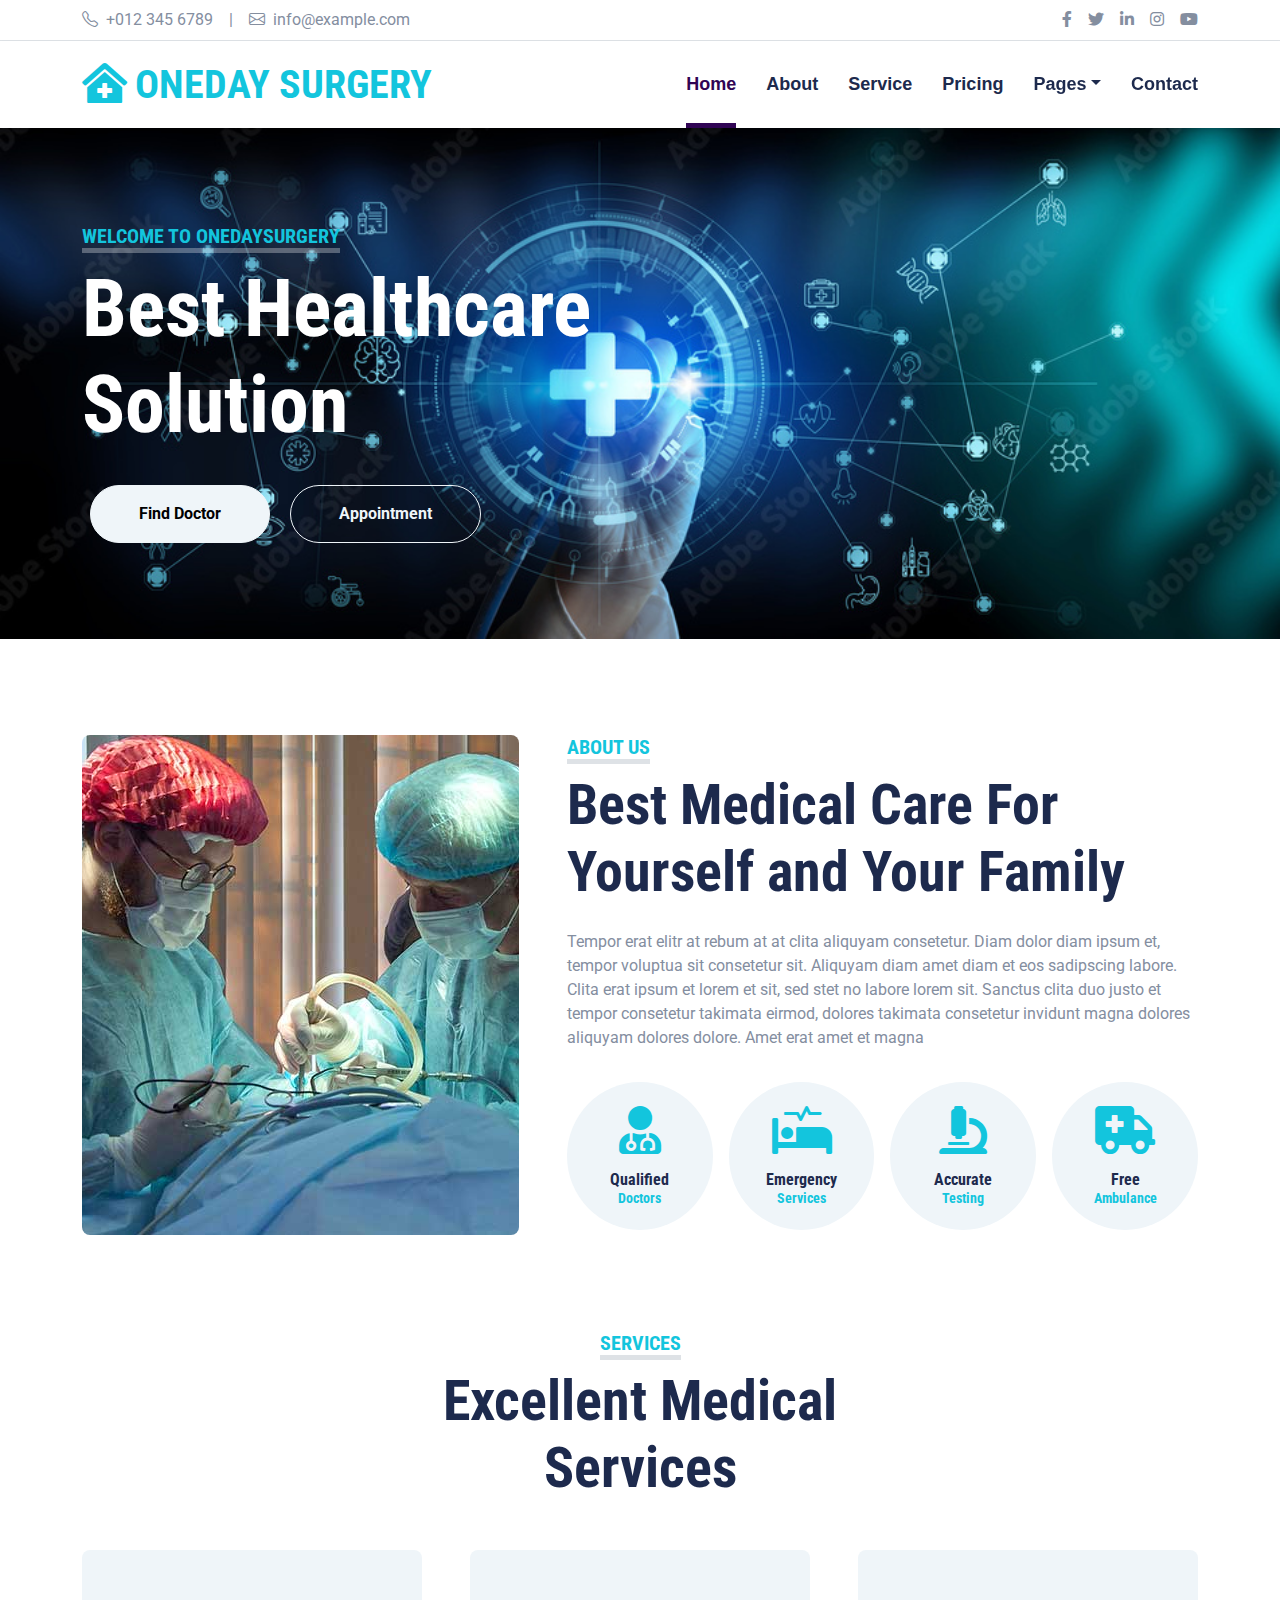
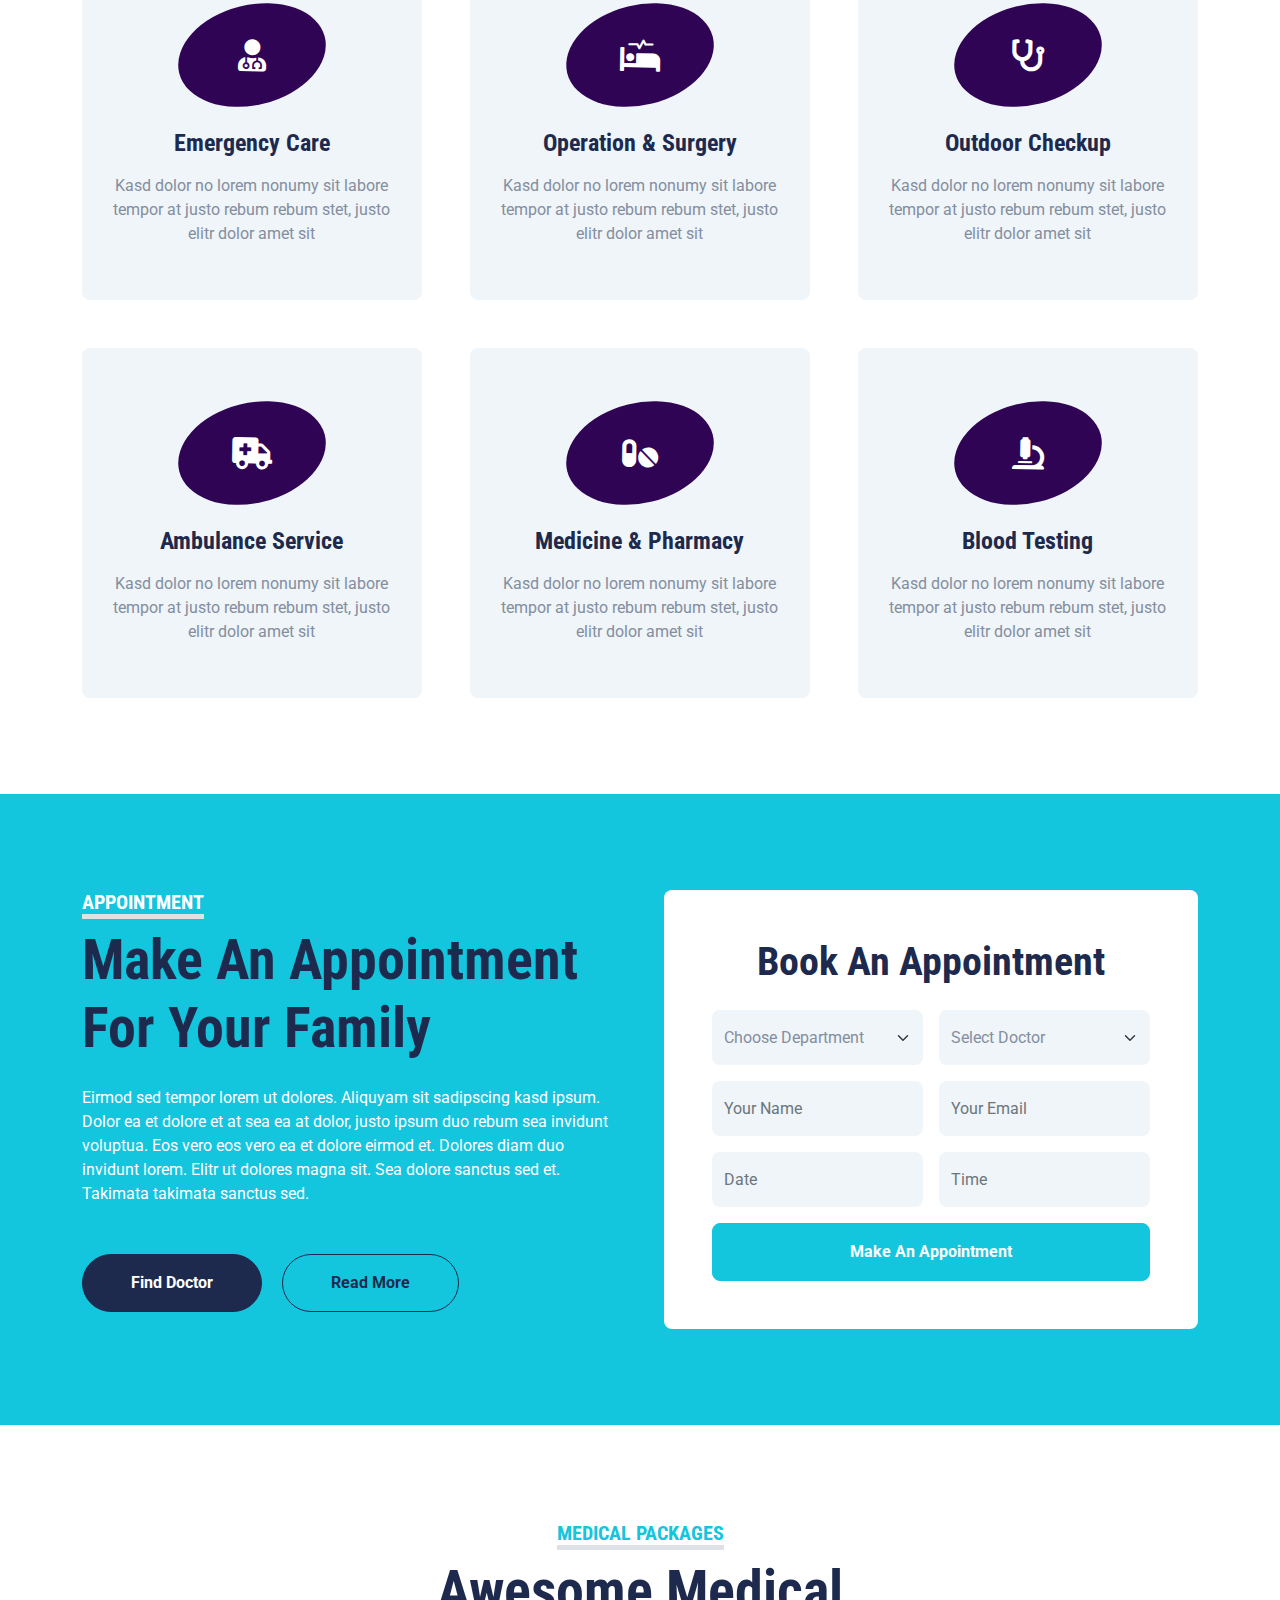
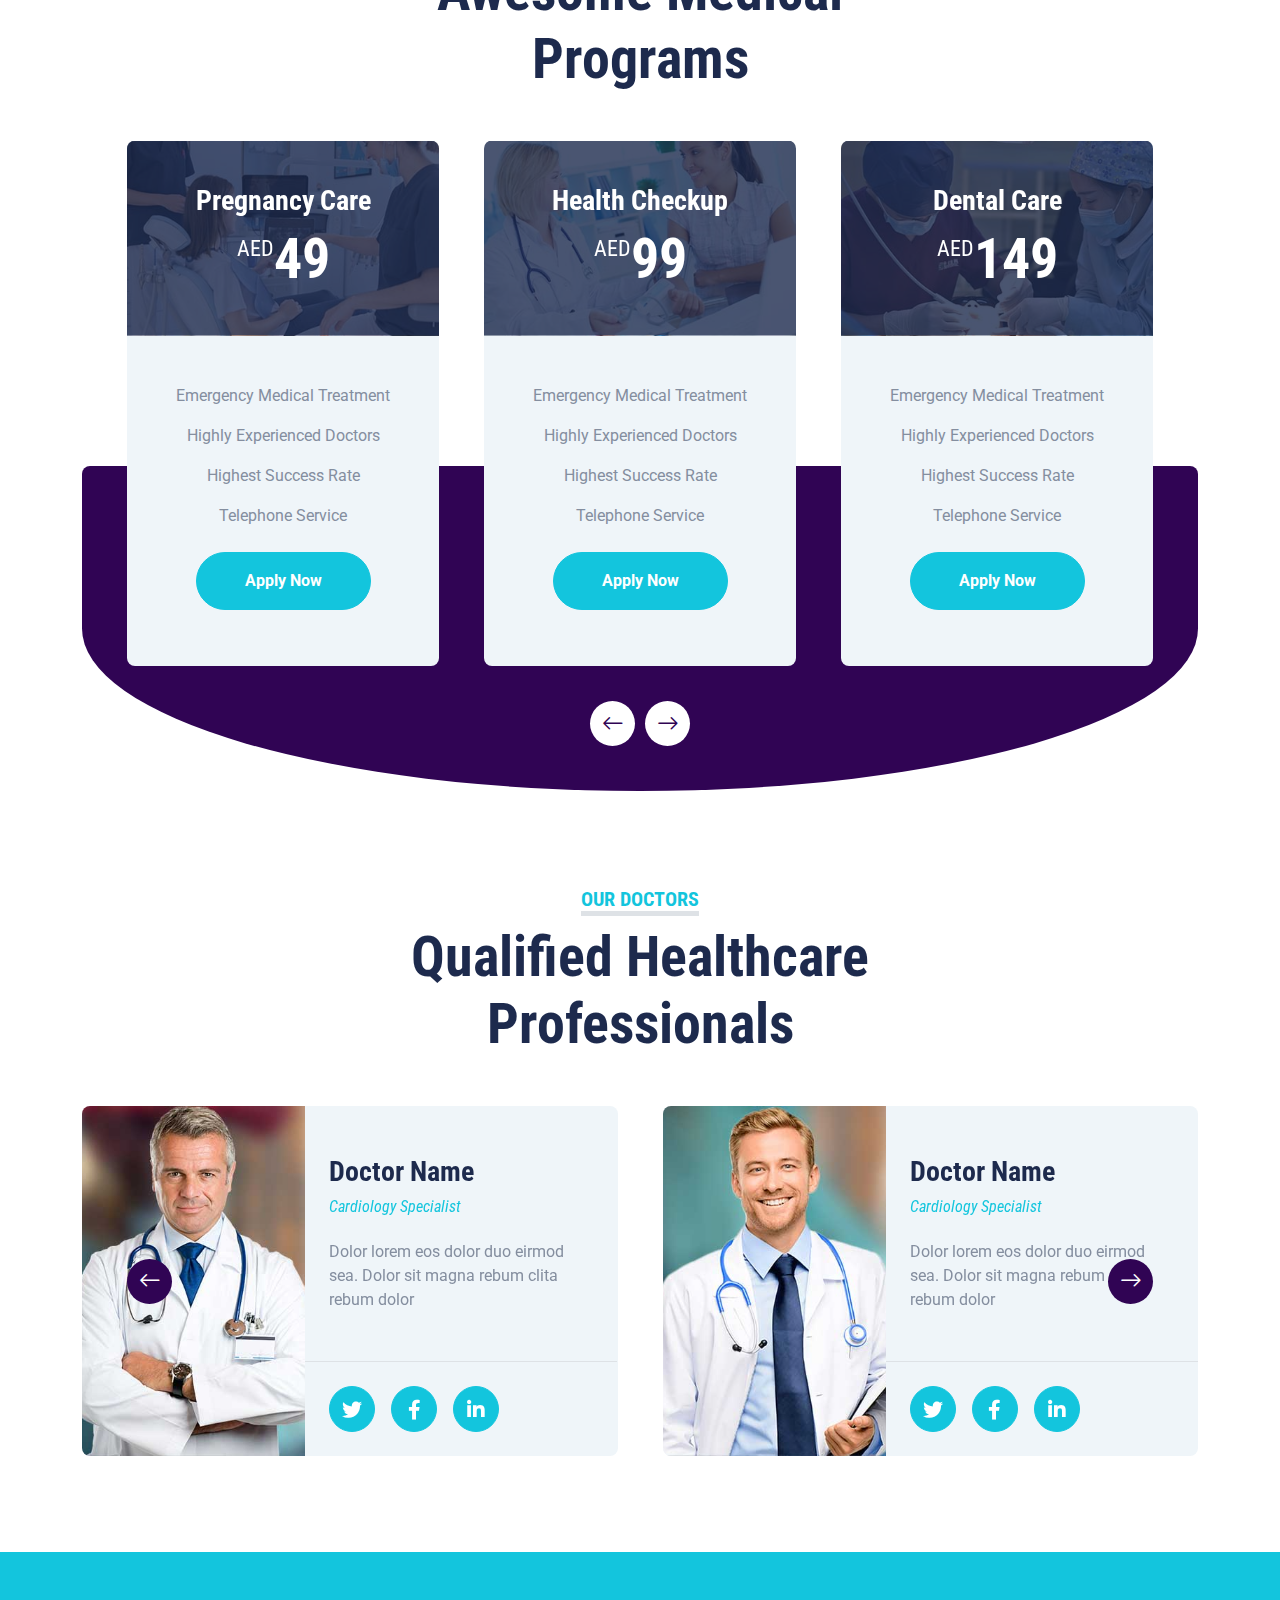
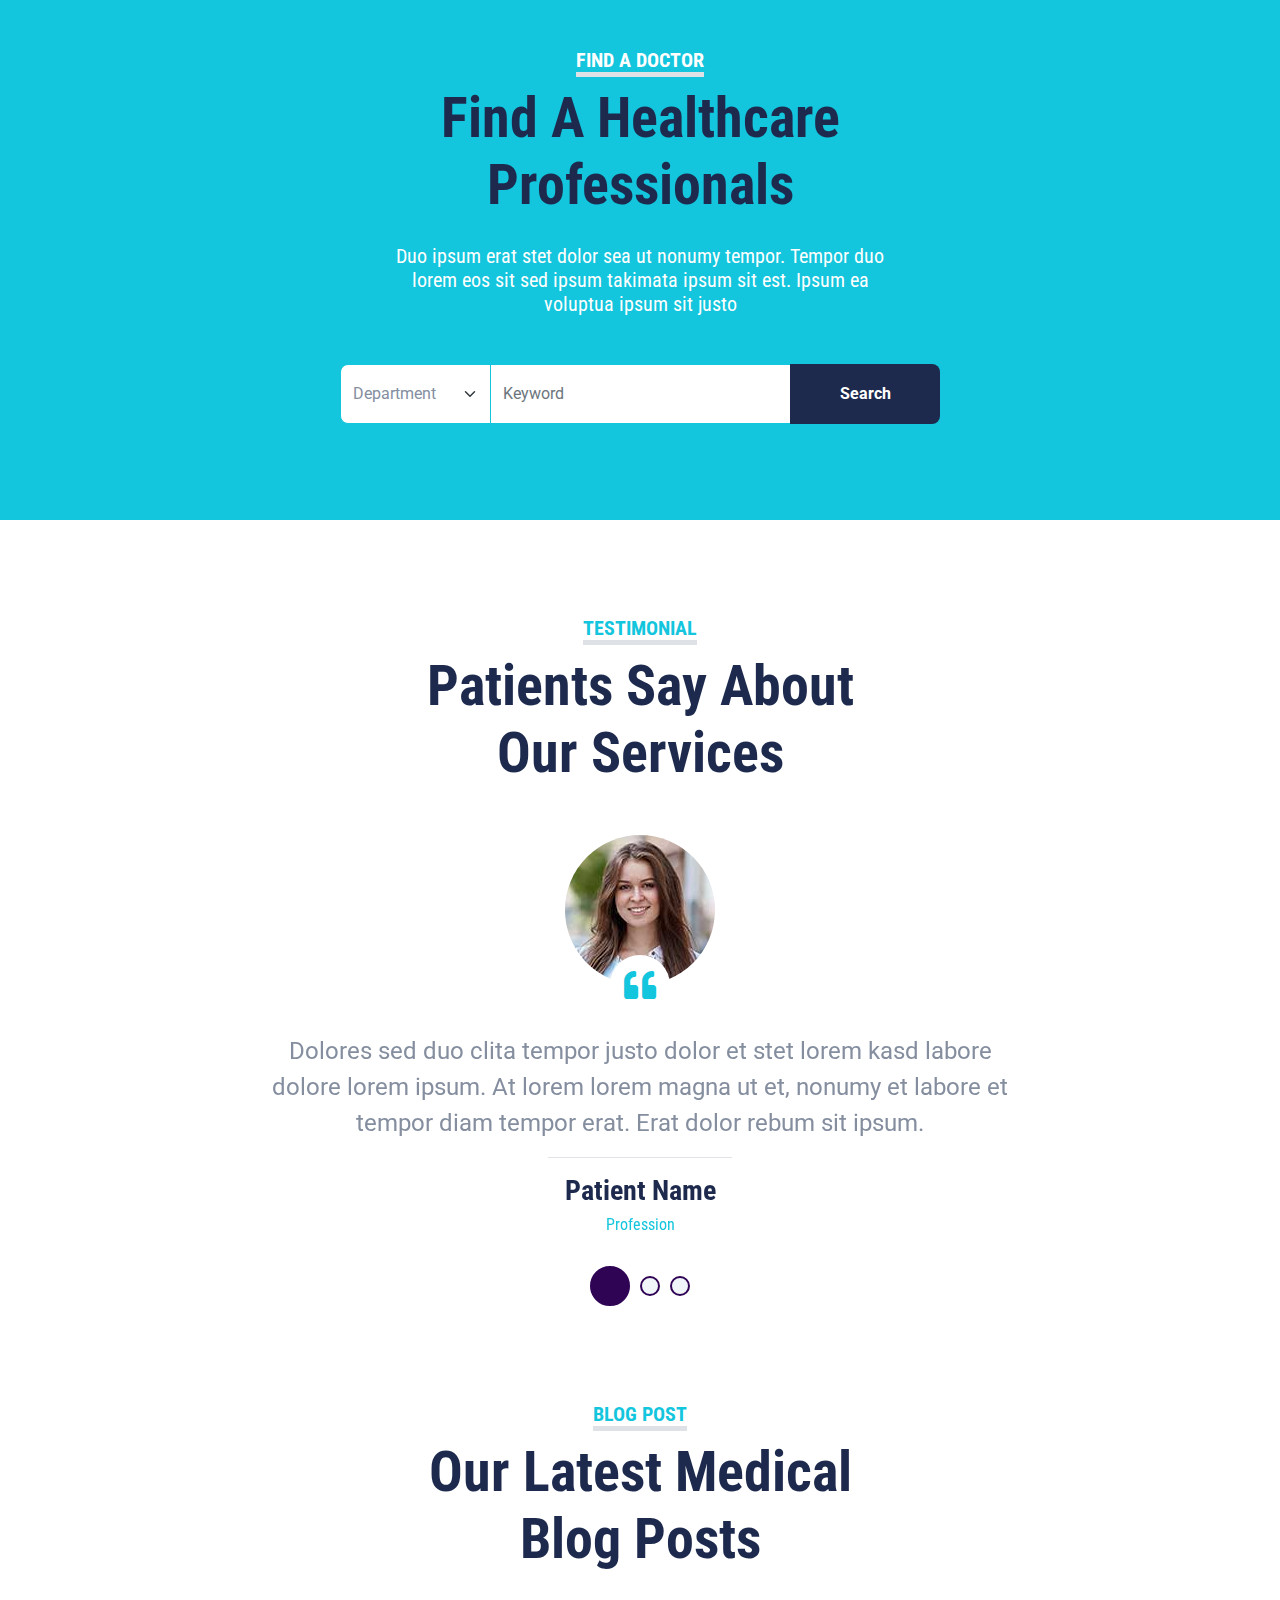
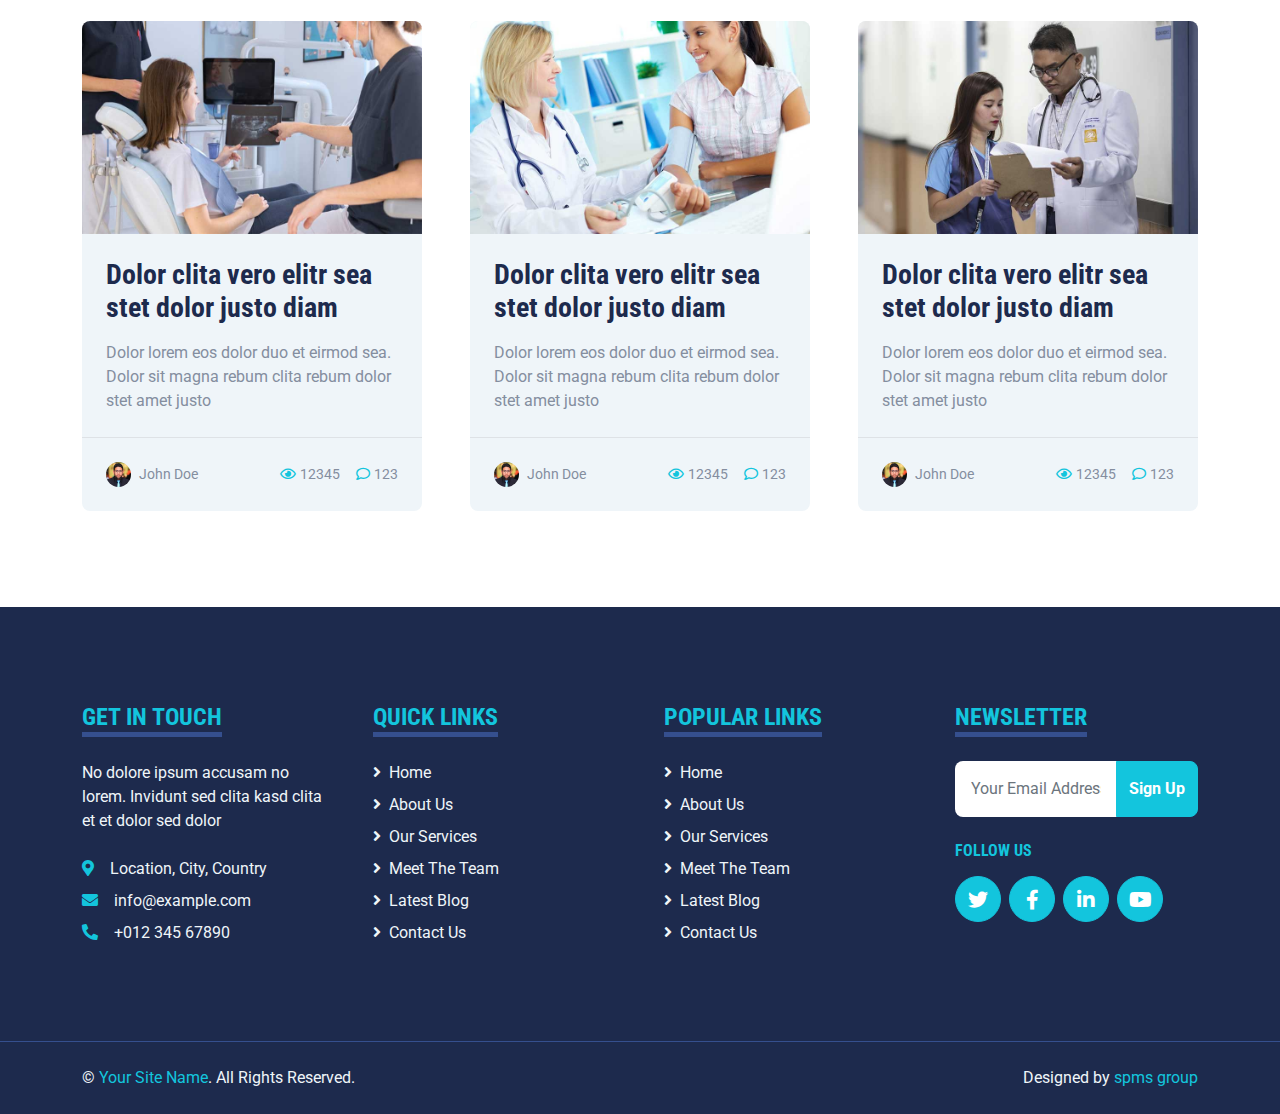
<file: hospital-website-template/index.html>
<!DOCTYPE html>
<html lang="en">

<head>
    <meta charset="utf-8">
    <title>ONEDAY SURGERY</title>
    <meta content="width=device-width, initial-scale=1.0" name="viewport">
    <meta content="Free HTML Templates" name="keywords">
    <meta content="Free HTML Templates" name="description">

    <!-- Favicon -->
    <link href="img/favicon.ico" rel="icon">

    <!-- Google Web Fonts -->
    <link rel="preconnect" href="https://fonts.gstatic.com">
    <link href="https://fonts.googleapis.com/css2?family=Roboto+Condensed:wght@400;700&family=Roboto:wght@400;700&display=swap" rel="stylesheet">  

    <!-- Icon Font Stylesheet -->
    <link href="https://cdnjs.cloudflare.com/ajax/libs/font-awesome/5.15.0/css/all.min.css" rel="stylesheet">
    <link href="https://cdn.jsdelivr.net/npm/bootstrap-icons@1.4.1/font/bootstrap-icons.css" rel="stylesheet">

    <!-- Libraries Stylesheet -->
    <link href="lib/owlcarousel/assets/owl.carousel.min.css" rel="stylesheet">
    <link href="lib/tempusdominus/css/tempusdominus-bootstrap-4.min.css" rel="stylesheet" />

    <!-- Customized Bootstrap Stylesheet -->
    <link href="css/bootstrap.min.css" rel="stylesheet">

    <!-- Template Stylesheet -->
    <link href="css/style.css" rel="stylesheet">
</head>



<body>
    <!-- Topbar Start -->
    <div class="container-fluid py-2 border-bottom d-none d-lg-block">
        <div class="container">
            <div class="row">
                <div class="col-md-6 text-center text-lg-start mb-2 mb-lg-0">
                    <div class="d-inline-flex align-items-center">
                        <a class="text-decoration-none text-body pe-3" href=""><i class="bi bi-telephone me-2"></i>+012 345 6789</a>
                        <span class="text-body">|</span>
                        <a class="text-decoration-none text-body px-3" href=""><i class="bi bi-envelope me-2"></i>info@example.com</a>
                    </div>
                </div>
                <div class="col-md-6 text-center text-lg-end">
                    <div class="d-inline-flex align-items-center">
                        <a class="text-body px-2" href="https://facebook.com/freewebsitecode/">
                            <i class="fab fa-facebook-f"></i>
                        </a>
                        <a class="text-body px-2" href="https://freewebsitecode.com/">
                            <i class="fab fa-twitter"></i>
                        </a>
                        <a class="text-body px-2" href="https://freewebsitecode.com/">
                            <i class="fab fa-linkedin-in"></i>
                        </a>
                        <a class="text-body px-2" href="https://freewebsitecode.com/">
                            <i class="fab fa-instagram"></i>
                        </a>
                        <a class="text-body ps-2" href="https://youtube.com/freewebsitecode/">
                            <i class="fab fa-youtube"></i>
                        </a>
                    </div>
                </div>
            </div>
        </div>
    </div>
    <!-- Topbar End -->


    <!-- Navbar Start -->
    <div class="container-fluid sticky-top bg-white shadow-sm">
        <div class="container">
            <nav class="navbar navbar-expand-lg bg-white navbar-light py-3 py-lg-0">
                <a href="index.html" class="navbar-brand">
                    <h1 class="m-0 text-uppercase text-primary"><i class="fa fa-clinic-medical me-2"></i>oneday surgery</h1>
                </a>
                <button class="navbar-toggler" type="button" data-bs-toggle="collapse" data-bs-target="#navbarCollapse">
                    <span class="navbar-toggler-icon"></span>
                </button>
                <div class="collapse navbar-collapse" id="navbarCollapse">
                    <div class="navbar-nav ms-auto py-0">
                        <a href="index.html" class="nav-item nav-link active">Home</a>
                        <a href="about.html" class="nav-item nav-link">About</a>
                        <a href="service.html" class="nav-item nav-link">Service</a>
                        <a href="price.html" class="nav-item nav-link">Pricing</a>
                        <div class="nav-item dropdown">
                            <a href="#" class="nav-link dropdown-toggle" data-bs-toggle="dropdown">Pages</a>
                            <div class="dropdown-menu m-0">
                                <a href="blog.html" class="dropdown-item">Blog Grid</a>
                                <a href="detail.html" class="dropdown-item">Blog Detail</a>
                                <a href="team.html" class="dropdown-item">The Team</a>
                                <a href="testimonial.html" class="dropdown-item">Testimonial</a>
                                <a href="appointment.html" class="dropdown-item">Appointment</a>
                                <a href="search.html" class="dropdown-item">Search</a>
                            </div>
                        </div>
                        <a href="contact.html" class="nav-item nav-link">Contact</a>
                    </div>
                </div>
            </nav>
        </div>
    </div>
    <!-- Navbar End -->


    <!-- Hero Start -->
    <div class="container-fluid bg-primary py-5 mb-5 hero-header">
        <div class="container py-5">
            <div class="row justify-content-start">
                <div class="col-lg-8 text-center text-lg-start">
                    <h5 class="d-inline-block text-primary text-uppercase border-bottom border-5" style="border-color: rgba(256, 256, 256, .3) !important;">Welcome To onedaysurgery</h5>
                    <h1 class="display-1 text-white mb-md-4">Best Healthcare Solution </h1>
                    <div class="pt-2">
                        <a href="" class="btn btn-light rounded-pill py-md-3 px-md-5 mx-2">Find Doctor</a>
                        <a href="" class="btn btn-outline-light rounded-pill py-md-3 px-md-5 mx-2">Appointment</a>
                    </div>
                </div>
            </div>
        </div>
    </div>
    <!-- Hero End -->


    <!-- About Start -->
    <div class="container-fluid py-5">
        <div class="container">
            <div class="row gx-5">
                <div class="col-lg-5 mb-5 mb-lg-0" style="min-height: 500px;">
                    <div class="position-relative h-100">
                        <img class="position-absolute w-100 h-100 rounded" src="img/about.jpg" style="object-fit: cover;">
                    </div>
                </div>
                <div class="col-lg-7">
                    <div class="mb-4">
                        <h5 class="d-inline-block text-primary text-uppercase border-bottom border-5">About Us</h5>
                        <h1 class="display-4">Best Medical Care For Yourself and Your Family</h1>
                    </div>
                    <p>Tempor erat elitr at rebum at at clita aliquyam consetetur. Diam dolor diam ipsum et, tempor voluptua sit consetetur sit. Aliquyam diam amet diam et eos sadipscing labore. Clita erat ipsum et lorem et sit, sed stet no labore lorem sit. Sanctus clita duo justo et tempor consetetur takimata eirmod, dolores takimata consetetur invidunt magna dolores aliquyam dolores dolore. Amet erat amet et magna</p>
                    <div class="row g-3 pt-3">
                        <div class="col-sm-3 col-6">
                            <div class="bg-light text-center rounded-circle py-4">
                                <i class="fa fa-3x fa-user-md text-primary mb-3"></i>
                                <h6 class="mb-0">Qualified<small class="d-block text-primary">Doctors</small></h6>
                            </div>
                        </div>
                        <div class="col-sm-3 col-6">
                            <div class="bg-light text-center rounded-circle py-4">
                                <i class="fa fa-3x fa-procedures text-primary mb-3"></i>
                                <h6 class="mb-0">Emergency<small class="d-block text-primary">Services</small></h6>
                            </div>
                        </div>
                        <div class="col-sm-3 col-6">
                            <div class="bg-light text-center rounded-circle py-4">
                                <i class="fa fa-3x fa-microscope text-primary mb-3"></i>
                                <h6 class="mb-0">Accurate<small class="d-block text-primary">Testing</small></h6>
                            </div>
                        </div>
                        <div class="col-sm-3 col-6">
                            <div class="bg-light text-center rounded-circle py-4">
                                <i class="fa fa-3x fa-ambulance text-primary mb-3"></i>
                                <h6 class="mb-0">Free<small class="d-block text-primary">Ambulance</small></h6>
                            </div>
                        </div>
                    </div>
                </div>
            </div>
        </div>
    </div>
    <!-- About End -->
    

    <!-- Services Start -->
    <div class="container-fluid py-5">
        <div class="container">
            <div class="text-center mx-auto mb-5" style="max-width: 500px;">
                <h5 class="d-inline-block text-primary text-uppercase border-bottom border-5">Services</h5>
                <h1 class="display-4">Excellent Medical Services</h1>
            </div>
            <div class="row g-5">
                <div class="col-lg-4 col-md-6">
                    <div class="service-item bg-light rounded d-flex flex-column align-items-center justify-content-center text-center">
                        <div class="service-icon mb-4">
                            <i class="fa fa-2x fa-user-md text-white"></i>
                        </div>
                        <h4 class="mb-3">Emergency Care</h4>
                        <p class="m-0">Kasd dolor no lorem nonumy sit labore tempor at justo rebum rebum stet, justo elitr dolor amet sit</p>
                        <a class="btn btn-lg btn-primary rounded-pill" href="">
                            <i class="bi bi-arrow-right"></i>
                        </a>
                    </div>
                </div>
                <div class="col-lg-4 col-md-6">
                    <div class="service-item bg-light rounded d-flex flex-column align-items-center justify-content-center text-center">
                        <div class="service-icon mb-4">
                            <i class="fa fa-2x fa-procedures text-white"></i>
                        </div>
                        <h4 class="mb-3">Operation & Surgery</h4>
                        <p class="m-0">Kasd dolor no lorem nonumy sit labore tempor at justo rebum rebum stet, justo elitr dolor amet sit</p>
                        <a class="btn btn-lg btn-primary rounded-pill" href="">
                            <i class="bi bi-arrow-right"></i>
                        </a>
                    </div>
                </div>
                <div class="col-lg-4 col-md-6">
                    <div class="service-item bg-light rounded d-flex flex-column align-items-center justify-content-center text-center">
                        <div class="service-icon mb-4">
                            <i class="fa fa-2x fa-stethoscope text-white"></i>
                        </div>
                        <h4 class="mb-3">Outdoor Checkup</h4>
                        <p class="m-0">Kasd dolor no lorem nonumy sit labore tempor at justo rebum rebum stet, justo elitr dolor amet sit</p>
                        <a class="btn btn-lg btn-primary rounded-pill" href="">
                            <i class="bi bi-arrow-right"></i>
                        </a>
                    </div>
                </div>
                <div class="col-lg-4 col-md-6">
                    <div class="service-item bg-light rounded d-flex flex-column align-items-center justify-content-center text-center">
                        <div class="service-icon mb-4">
                            <i class="fa fa-2x fa-ambulance text-white"></i>
                        </div>
                        <h4 class="mb-3">Ambulance Service</h4>
                        <p class="m-0">Kasd dolor no lorem nonumy sit labore tempor at justo rebum rebum stet, justo elitr dolor amet sit</p>
                        <a class="btn btn-lg btn-primary rounded-pill" href="">
                            <i class="bi bi-arrow-right"></i>
                        </a>
                    </div>
                </div>
                <div class="col-lg-4 col-md-6">
                    <div class="service-item bg-light rounded d-flex flex-column align-items-center justify-content-center text-center">
                        <div class="service-icon mb-4">
                            <i class="fa fa-2x fa-pills text-white"></i>
                        </div>
                        <h4 class="mb-3">Medicine & Pharmacy</h4>
                        <p class="m-0">Kasd dolor no lorem nonumy sit labore tempor at justo rebum rebum stet, justo elitr dolor amet sit</p>
                        <a class="btn btn-lg btn-primary rounded-pill" href="">
                            <i class="bi bi-arrow-right"></i>
                        </a>
                    </div>
                </div>
                <div class="col-lg-4 col-md-6">
                    <div class="service-item bg-light rounded d-flex flex-column align-items-center justify-content-center text-center">
                        <div class="service-icon mb-4">
                            <i class="fa fa-2x fa-microscope text-white"></i>
                        </div>
                        <h4 class="mb-3">Blood Testing</h4>
                        <p class="m-0">Kasd dolor no lorem nonumy sit labore tempor at justo rebum rebum stet, justo elitr dolor amet sit</p>
                        <a class="btn btn-lg btn-primary rounded-pill" href="">
                            <i class="bi bi-arrow-right"></i>
                        </a>
                    </div>
                </div>
            </div>
        </div>
    </div>
    <!-- Services End -->


    <!-- Appointment Start -->
    <div class="container-fluid bg-primary my-5 py-5">
        <div class="container py-5">
            <div class="row gx-5">
                <div class="col-lg-6 mb-5 mb-lg-0">
                    <div class="mb-4">
                        <h5 class="d-inline-block text-white text-uppercase border-bottom border-5">Appointment</h5>
                        <h1 class="display-4">Make An Appointment For Your Family</h1>
                    </div>
                    <p class="text-white mb-5">Eirmod sed tempor lorem ut dolores. Aliquyam sit sadipscing kasd ipsum. Dolor ea et dolore et at sea ea at dolor, justo ipsum duo rebum sea invidunt voluptua. Eos vero eos vero ea et dolore eirmod et. Dolores diam duo invidunt lorem. Elitr ut dolores magna sit. Sea dolore sanctus sed et. Takimata takimata sanctus sed.</p>
                    <a class="btn btn-dark rounded-pill py-3 px-5 me-3" href="">Find Doctor</a>
                    <a class="btn btn-outline-dark rounded-pill py-3 px-5" href="">Read More</a>
                </div>
                <div class="col-lg-6">
                    <div class="bg-white text-center rounded p-5">
                        <h1 class="mb-4">Book An Appointment</h1>
                        <form>
                            <div class="row g-3">
                                <div class="col-12 col-sm-6">
                                    <select class="form-select bg-light border-0" style="height: 55px;">
                                        <option selected>Choose Department</option>
                                        <option value="1">Department 1</option>
                                        <option value="2">Department 2</option>
                                        <option value="3">Department 3</option>
                                    </select>
                                </div>
                                <div class="col-12 col-sm-6">
                                    <select class="form-select bg-light border-0" style="height: 55px;">
                                        <option selected>Select Doctor</option>
                                        <option value="1">Doctor 1</option>
                                        <option value="2">Doctor 2</option>
                                        <option value="3">Doctor 3</option>
                                    </select>
                                </div>
                                <div class="col-12 col-sm-6">
                                    <input type="text" class="form-control bg-light border-0" placeholder="Your Name" style="height: 55px;">
                                </div>
                                <div class="col-12 col-sm-6">
                                    <input type="email" class="form-control bg-light border-0" placeholder="Your Email" style="height: 55px;">
                                </div>
                                <div class="col-12 col-sm-6">
                                    <div class="date" id="date" data-target-input="nearest">
                                        <input type="text"
                                            class="form-control bg-light border-0 datetimepicker-input"
                                            placeholder="Date" data-target="#date" data-toggle="datetimepicker" style="height: 55px;">
                                    </div>
                                </div>
                                <div class="col-12 col-sm-6">
                                    <div class="time" id="time" data-target-input="nearest">
                                        <input type="text"
                                            class="form-control bg-light border-0 datetimepicker-input"
                                            placeholder="Time" data-target="#time" data-toggle="datetimepicker" style="height: 55px;">
                                    </div>
                                </div>
                                <div class="col-12">
                                    <button class="btn btn-primary w-100 py-3" type="submit">Make An Appointment</button>
                                </div>
                            </div>
                        </form>
                    </div>
                </div>
            </div>
        </div>
    </div>
    <!-- Appointment End -->


    <!-- Pricing Plan Start -->
    <div class="container-fluid py-5">
        <div class="container">
            <div class="text-center mx-auto mb-5" style="max-width: 500px;">
                <h5 class="d-inline-block text-primary text-uppercase border-bottom border-5">Medical Packages</h5>
                <h1 class="display-4">Awesome Medical Programs</h1>
            </div>
            <div class="owl-carousel price-carousel position-relative" style="padding: 0 45px 45px 45px;">
                <div class="bg-light rounded text-center">
                    <div class="position-relative">
                        <img class="img-fluid rounded-top" src="img/price-1.jpg" alt="">
                        <div class="position-absolute w-100 h-100 top-50 start-50 translate-middle rounded-top d-flex flex-column align-items-center justify-content-center" style="background: rgba(29, 42, 77, .8);">
                            <h3 class="text-white">Pregnancy Care</h3>
                            <h1 class="display-4 text-white mb-0">
                                <small class="align-top fw-normal" style="font-size: 22px; line-height: 45px;">AED</small>49<small class="align-bottom fw-normal" style="font-size: 16px; line-height: 40px;"></small>
                            </h1>
                        </div>
                    </div>
                    <div class="text-center py-5">
                        <p>Emergency Medical Treatment</p>
                        <p>Highly Experienced Doctors</p>
                        <p>Highest Success Rate</p>
                        <p>Telephone Service</p>
                        <a href="" class="btn btn-primary rounded-pill py-3 px-5 my-2">Apply Now</a>
                    </div>
                </div>
                <div class="bg-light rounded text-center">
                    <div class="position-relative">
                        <img class="img-fluid rounded-top" src="img/price-2.jpg" alt="">
                        <div class="position-absolute w-100 h-100 top-50 start-50 translate-middle rounded-top d-flex flex-column align-items-center justify-content-center" style="background: rgba(29, 42, 77, .8);">
                            <h3 class="text-white">Health Checkup</h3>
                            <h1 class="display-4 text-white mb-0">
                                <small class="align-top fw-normal" style="font-size: 22px; line-height: 45px;">AED</small>99<small class="align-bottom fw-normal" style="font-size: 16px; line-height: 40px;"></small>
                            </h1>
                        </div>
                    </div>
                    <div class="text-center py-5">
                        <p>Emergency Medical Treatment</p>
                        <p>Highly Experienced Doctors</p>
                        <p>Highest Success Rate</p>
                        <p>Telephone Service</p>
                        <a href="" class="btn btn-primary rounded-pill py-3 px-5 my-2">Apply Now</a>
                    </div>
                </div>
                <div class="bg-light rounded text-center">
                    <div class="position-relative">
                        <img class="img-fluid rounded-top" src="img/price-3.jpg" alt="">
                        <div class="position-absolute w-100 h-100 top-50 start-50 translate-middle rounded-top d-flex flex-column align-items-center justify-content-center" style="background: rgba(29, 42, 77, .8);">
                            <h3 class="text-white">Dental Care</h3>
                            <h1 class="display-4 text-white mb-0">
                                <small class="align-top fw-normal" style="font-size: 22px; line-height: 45px;">AED</small>149<small class="align-bottom fw-normal" style="font-size: 16px; line-height: 40px;"></small>
                            </h1>
                        </div>
                    </div>
                    <div class="text-center py-5">
                        <p>Emergency Medical Treatment</p>
                        <p>Highly Experienced Doctors</p>
                        <p>Highest Success Rate</p>
                        <p>Telephone Service</p>
                        <a href="" class="btn btn-primary rounded-pill py-3 px-5 my-2">Apply Now</a>
                    </div>
                </div>
                <div class="bg-light rounded text-center">
                    <div class="position-relative">
                        <img class="img-fluid rounded-top" src="img/price-4.jpg" alt="">
                        <div class="position-absolute w-100 h-100 top-50 start-50 translate-middle rounded-top d-flex flex-column align-items-center justify-content-center" style="background: rgba(29, 42, 77, .8);">
                            <h3 class="text-white">Operation & Surgery</h3>
                            <h1 class="display-4 text-white mb-0">
                                <small class="align-top fw-normal" style="font-size: 22px; line-height: 45px;">AED</small>199<small class="align-bottom fw-normal" style="font-size: 16px; line-height: 40px;"></small>
                            </h1>
                        </div>
                    </div>
                    <div class="text-center py-5">
                        <p>Emergency Medical Treatment</p>
                        <p>Highly Experienced Doctors</p>
                        <p>Highest Success Rate</p>
                        <p>Telephone Service</p>
                        <a href="" class="btn btn-primary rounded-pill py-3 px-5 my-2">Apply Now</a>
                    </div>
                </div>
            </div>
        </div>
    </div>
    <!-- Pricing Plan End -->


    <!-- Team Start -->
    <div class="container-fluid py-5">
        <div class="container">
            <div class="text-center mx-auto mb-5" style="max-width: 500px;">
                <h5 class="d-inline-block text-primary text-uppercase border-bottom border-5">Our Doctors</h5>
                <h1 class="display-4">Qualified Healthcare Professionals</h1>
            </div>
            <div class="owl-carousel team-carousel position-relative">
                <div class="team-item">
                    <div class="row g-0 bg-light rounded overflow-hidden">
                        <div class="col-12 col-sm-5 h-100">
                            <img class="img-fluid h-100" src="img/team-1.jpg" style="object-fit: cover;">
                        </div>
                        <div class="col-12 col-sm-7 h-100 d-flex flex-column">
                            <div class="mt-auto p-4">
                                <h3>Doctor Name</h3>
                                <h6 class="fw-normal fst-italic text-primary mb-4">Cardiology Specialist</h6>
                                <p class="m-0">Dolor lorem eos dolor duo eirmod sea. Dolor sit magna rebum clita rebum dolor</p>
                            </div>
                            <div class="d-flex mt-auto border-top p-4">
                                <a class="btn btn-lg btn-primary btn-lg-square rounded-circle me-3" href="#"><i class="fab fa-twitter"></i></a>
                                <a class="btn btn-lg btn-primary btn-lg-square rounded-circle me-3" href="#"><i class="fab fa-facebook-f"></i></a>
                                <a class="btn btn-lg btn-primary btn-lg-square rounded-circle" href="#"><i class="fab fa-linkedin-in"></i></a>
                            </div>
                        </div>
                    </div>
                </div>
                <div class="team-item">
                    <div class="row g-0 bg-light rounded overflow-hidden">
                        <div class="col-12 col-sm-5 h-100">
                            <img class="img-fluid h-100" src="img/team-2.jpg" style="object-fit: cover;">
                        </div>
                        <div class="col-12 col-sm-7 h-100 d-flex flex-column">
                            <div class="mt-auto p-4">
                                <h3>Doctor Name</h3>
                                <h6 class="fw-normal fst-italic text-primary mb-4">Cardiology Specialist</h6>
                                <p class="m-0">Dolor lorem eos dolor duo eirmod sea. Dolor sit magna rebum clita rebum dolor</p>
                            </div>
                            <div class="d-flex mt-auto border-top p-4">
                                <a class="btn btn-lg btn-primary btn-lg-square rounded-circle me-3" href="#"><i class="fab fa-twitter"></i></a>
                                <a class="btn btn-lg btn-primary btn-lg-square rounded-circle me-3" href="#"><i class="fab fa-facebook-f"></i></a>
                                <a class="btn btn-lg btn-primary btn-lg-square rounded-circle" href="#"><i class="fab fa-linkedin-in"></i></a>
                            </div>
                        </div>
                    </div>
                </div>
                <div class="team-item">
                    <div class="row g-0 bg-light rounded overflow-hidden">
                        <div class="col-12 col-sm-5 h-100">
                            <img class="img-fluid h-100" src="img/team-3.jpg" style="object-fit: cover;">
                        </div>
                        <div class="col-12 col-sm-7 h-100 d-flex flex-column">
                            <div class="mt-auto p-4">
                                <h3>Doctor Name</h3>
                                <h6 class="fw-normal fst-italic text-primary mb-4">Cardiology Specialist</h6>
                                <p class="m-0">Dolor lorem eos dolor duo eirmod sea. Dolor sit magna rebum clita rebum dolor</p>
                            </div>
                            <div class="d-flex mt-auto border-top p-4">
                                <a class="btn btn-lg btn-primary btn-lg-square rounded-circle me-3" href="#"><i class="fab fa-twitter"></i></a>
                                <a class="btn btn-lg btn-primary btn-lg-square rounded-circle me-3" href="#"><i class="fab fa-facebook-f"></i></a>
                                <a class="btn btn-lg btn-primary btn-lg-square rounded-circle" href="#"><i class="fab fa-linkedin-in"></i></a>
                            </div>
                        </div>
                    </div>
                </div>
            </div>
        </div>
    </div>
    <!-- Team End -->


    <!-- Search Start -->
    <div class="container-fluid bg-primary my-5 py-5">
        <div class="container py-5">
            <div class="text-center mx-auto mb-5" style="max-width: 500px;">
                <h5 class="d-inline-block text-white text-uppercase border-bottom border-5">Find A Doctor</h5>
                <h1 class="display-4 mb-4">Find A Healthcare Professionals</h1>
                <h5 class="text-white fw-normal">Duo ipsum erat stet dolor sea ut nonumy tempor. Tempor duo lorem eos sit sed ipsum takimata ipsum sit est. Ipsum ea voluptua ipsum sit justo</h5>
            </div>
            <div class="mx-auto" style="width: 100%; max-width: 600px;">
                <div class="input-group">
                    <select class="form-select border-primary w-25" style="height: 60px;">
                        <option selected>Department</option>
                        <option value="1">Department 1</option>
                        <option value="2">Department 2</option>
                        <option value="3">Department 3</option>
                    </select>
                    <input type="text" class="form-control border-primary w-50" placeholder="Keyword">
                    <button class="btn btn-dark border-0 w-25">Search</button>
                </div>
            </div>
        </div>
    </div>
    <!-- Search End -->


    <!-- Testimonial Start -->
    <div class="container-fluid py-5">
        <div class="container">
            <div class="text-center mx-auto mb-5" style="max-width: 500px;">
                <h5 class="d-inline-block text-primary text-uppercase border-bottom border-5">Testimonial</h5>
                <h1 class="display-4">Patients Say About Our Services</h1>
            </div>
            <div class="row justify-content-center">
                <div class="col-lg-8">
                    <div class="owl-carousel testimonial-carousel">
                        <div class="testimonial-item text-center">
                            <div class="position-relative mb-5">
                                <img class="img-fluid rounded-circle mx-auto" src="img/testimonial-1.jpg" alt="">
                                <div class="position-absolute top-100 start-50 translate-middle d-flex align-items-center justify-content-center bg-white rounded-circle" style="width: 60px; height: 60px;">
                                    <i class="fa fa-quote-left fa-2x text-primary"></i>
                                </div>
                            </div>
                            <p class="fs-4 fw-normal">Dolores sed duo clita tempor justo dolor et stet lorem kasd labore dolore lorem ipsum. At lorem lorem magna ut et, nonumy et labore et tempor diam tempor erat. Erat dolor rebum sit ipsum.</p>
                            <hr class="w-25 mx-auto">
                            <h3>Patient Name</h3>
                            <h6 class="fw-normal text-primary mb-3">Profession</h6>
                        </div>
                        <div class="testimonial-item text-center">
                            <div class="position-relative mb-5">
                                <img class="img-fluid rounded-circle mx-auto" src="img/testimonial-2.jpg" alt="">
                                <div class="position-absolute top-100 start-50 translate-middle d-flex align-items-center justify-content-center bg-white rounded-circle" style="width: 60px; height: 60px;">
                                    <i class="fa fa-quote-left fa-2x text-primary"></i>
                                </div>
                            </div>
                            <p class="fs-4 fw-normal">Dolores sed duo clita tempor justo dolor et stet lorem kasd labore dolore lorem ipsum. At lorem lorem magna ut et, nonumy et labore et tempor diam tempor erat. Erat dolor rebum sit ipsum.</p>
                            <hr class="w-25 mx-auto">
                            <h3>Patient Name</h3>
                            <h6 class="fw-normal text-primary mb-3">Profession</h6>
                        </div>
                        <div class="testimonial-item text-center">
                            <div class="position-relative mb-5">
                                <img class="img-fluid rounded-circle mx-auto" src="img/testimonial-3.jpg" alt="">
                                <div class="position-absolute top-100 start-50 translate-middle d-flex align-items-center justify-content-center bg-white rounded-circle" style="width: 60px; height: 60px;">
                                    <i class="fa fa-quote-left fa-2x text-primary"></i>
                                </div>
                            </div>
                            <p class="fs-4 fw-normal">Dolores sed duo clita tempor justo dolor et stet lorem kasd labore dolore lorem ipsum. At lorem lorem magna ut et, nonumy et labore et tempor diam tempor erat. Erat dolor rebum sit ipsum.</p>
                            <hr class="w-25 mx-auto">
                            <h3>Patient Name</h3>
                            <h6 class="fw-normal text-primary mb-3">Profession</h6>
                        </div>
                    </div>
                </div>
            </div>
        </div>
    </div>
    <!-- Testimonial End -->


    <!-- Blog Start -->
    <div class="container-fluid py-5">
        <div class="container">
            <div class="text-center mx-auto mb-5" style="max-width: 500px;">
                <h5 class="d-inline-block text-primary text-uppercase border-bottom border-5">Blog Post</h5>
                <h1 class="display-4">Our Latest Medical Blog Posts</h1>
            </div>
            <div class="row g-5">
                <div class="col-xl-4 col-lg-6">
                    <div class="bg-light rounded overflow-hidden">
                        <img class="img-fluid w-100" src="img/blog-1.jpg" alt="">
                        <div class="p-4">
                            <a class="h3 d-block mb-3" href="">Dolor clita vero elitr sea stet dolor justo  diam</a>
                            <p class="m-0">Dolor lorem eos dolor duo et eirmod sea. Dolor sit magna
                                rebum clita rebum dolor stet amet justo</p>
                        </div>
                        <div class="d-flex justify-content-between border-top p-4">
                            <div class="d-flex align-items-center">
                                <img class="rounded-circle me-2" src="img/user.jpg" width="25" height="25" alt="">
                                <small>John Doe</small>
                            </div>
                            <div class="d-flex align-items-center">
                                <small class="ms-3"><i class="far fa-eye text-primary me-1"></i>12345</small>
                                <small class="ms-3"><i class="far fa-comment text-primary me-1"></i>123</small>
                            </div>
                        </div>
                    </div>
                </div>
                <div class="col-xl-4 col-lg-6">
                    <div class="bg-light rounded overflow-hidden">
                        <img class="img-fluid w-100" src="img/blog-2.jpg" alt="">
                        <div class="p-4">
                            <a class="h3 d-block mb-3" href="">Dolor clita vero elitr sea stet dolor justo  diam</a>
                            <p class="m-0">Dolor lorem eos dolor duo et eirmod sea. Dolor sit magna
                                rebum clita rebum dolor stet amet justo</p>
                        </div>
                        <div class="d-flex justify-content-between border-top p-4">
                            <div class="d-flex align-items-center">
                                <img class="rounded-circle me-2" src="img/user.jpg" width="25" height="25" alt="">
                                <small>John Doe</small>
                            </div>
                            <div class="d-flex align-items-center">
                                <small class="ms-3"><i class="far fa-eye text-primary me-1"></i>12345</small>
                                <small class="ms-3"><i class="far fa-comment text-primary me-1"></i>123</small>
                            </div>
                        </div>
                    </div>
                </div>
                <div class="col-xl-4 col-lg-6">
                    <div class="bg-light rounded overflow-hidden">
                        <img class="img-fluid w-100" src="img/blog-3.jpg" alt="">
                        <div class="p-4">
                            <a class="h3 d-block mb-3" href="">Dolor clita vero elitr sea stet dolor justo  diam</a>
                            <p class="m-0">Dolor lorem eos dolor duo et eirmod sea. Dolor sit magna
                                rebum clita rebum dolor stet amet justo</p>
                        </div>
                        <div class="d-flex justify-content-between border-top p-4">
                            <div class="d-flex align-items-center">
                                <img class="rounded-circle me-2" src="img/user.jpg" width="25" height="25" alt="">
                                <small>John Doe</small>
                            </div>
                            <div class="d-flex align-items-center">
                                <small class="ms-3"><i class="far fa-eye text-primary me-1"></i>12345</small>
                                <small class="ms-3"><i class="far fa-comment text-primary me-1"></i>123</small>
                            </div>
                        </div>
                    </div>
                </div>
            </div>
        </div>
    </div>
    <!-- Blog End -->
    

    <!-- Footer Start -->
    <div class="container-fluid bg-dark text-light mt-5 py-5">
        <div class="container py-5">
            <div class="row g-5">
                <div class="col-lg-3 col-md-6">
                    <h4 class="d-inline-block text-primary text-uppercase border-bottom border-5 border-secondary mb-4">Get In Touch</h4>
                    <p class="mb-4">No dolore ipsum accusam no lorem. Invidunt sed clita kasd clita et et dolor sed dolor</p>
                    <p class="mb-2"><i class="fa fa-map-marker-alt text-primary me-3"></i>Location, City, Country</p>
                    <p class="mb-2"><i class="fa fa-envelope text-primary me-3"></i>info@example.com</p>
                    <p class="mb-0"><i class="fa fa-phone-alt text-primary me-3"></i>+012 345 67890</p>
                </div>
                <div class="col-lg-3 col-md-6">
                    <h4 class="d-inline-block text-primary text-uppercase border-bottom border-5 border-secondary mb-4">Quick Links</h4>
                    <div class="d-flex flex-column justify-content-start">
                        <a class="text-light mb-2" href="#"><i class="fa fa-angle-right me-2"></i>Home</a>
                        <a class="text-light mb-2" href="#"><i class="fa fa-angle-right me-2"></i>About Us</a>
                        <a class="text-light mb-2" href="#"><i class="fa fa-angle-right me-2"></i>Our Services</a>
                        <a class="text-light mb-2" href="#"><i class="fa fa-angle-right me-2"></i>Meet The Team</a>
                        <a class="text-light mb-2" href="#"><i class="fa fa-angle-right me-2"></i>Latest Blog</a>
                        <a class="text-light" href="#"><i class="fa fa-angle-right me-2"></i>Contact Us</a>
                    </div>
                </div>
                <div class="col-lg-3 col-md-6">
                    <h4 class="d-inline-block text-primary text-uppercase border-bottom border-5 border-secondary mb-4">Popular Links</h4>
                    <div class="d-flex flex-column justify-content-start">
                        <a class="text-light mb-2" href="#"><i class="fa fa-angle-right me-2"></i>Home</a>
                        <a class="text-light mb-2" href="#"><i class="fa fa-angle-right me-2"></i>About Us</a>
                        <a class="text-light mb-2" href="#"><i class="fa fa-angle-right me-2"></i>Our Services</a>
                        <a class="text-light mb-2" href="#"><i class="fa fa-angle-right me-2"></i>Meet The Team</a>
                        <a class="text-light mb-2" href="#"><i class="fa fa-angle-right me-2"></i>Latest Blog</a>
                        <a class="text-light" href="#"><i class="fa fa-angle-right me-2"></i>Contact Us</a>
                    </div>
                </div>
                <div class="col-lg-3 col-md-6">
                    <h4 class="d-inline-block text-primary text-uppercase border-bottom border-5 border-secondary mb-4">Newsletter</h4>
                    <form action="">
                        <div class="input-group">
                            <input type="text" class="form-control p-3 border-0" placeholder="Your Email Address">
                            <button class="btn btn-primary">Sign Up</button>
                        </div>
                    </form>
                    <h6 class="text-primary text-uppercase mt-4 mb-3">Follow Us</h6>
                    <div class="d-flex">
                        <a class="btn btn-lg btn-primary btn-lg-square rounded-circle me-2" href="https://freewebsitecode.com/"><i class="fab fa-twitter"></i></a>
                        <a class="btn btn-lg btn-primary btn-lg-square rounded-circle me-2" href="https://facebook.com/freewebsitecode/"><i class="fab fa-facebook-f"></i></a>
                        <a class="btn btn-lg btn-primary btn-lg-square rounded-circle me-2" href="https://freewebsitecode.com/"><i class="fab fa-linkedin-in"></i></a>
                        <a class="btn btn-lg btn-primary btn-lg-square rounded-circle" href="https://youtube.com/freewebsitecode/"><i class="fab fa-youtube"></i></a>
                    </div>
                </div>
            </div>
        </div>
    </div>
    <div class="container-fluid bg-dark text-light border-top border-secondary py-4">
        <div class="container">
            <div class="row g-5">
                <div class="col-md-6 text-center text-md-start">
                    <p class="mb-md-0">&copy; <a class="text-primary" href="#">Your Site Name</a>. All Rights Reserved.</p>
                </div>
                <div class="col-md-6 text-center text-md-end">
                    <p class="mb-0">Designed by
                        
                        <a class="text-primary" href="https://freewebsitecode.com">spms group</a></p>
                </div>
            </div>
        </div>
    </div>
    <!-- Footer End -->


    <!-- Back to Top -->
    <a href="#" class="btn btn-lg btn-primary btn-lg-square back-to-top"><i class="bi bi-arrow-up"></i></a>


    <!-- JavaScript Libraries -->
    <script src="https://code.jquery.com/jquery-3.4.1.min.js"></script>
    <script src="https://cdn.jsdelivr.net/npm/bootstrap@5.0.0/dist/js/bootstrap.bundle.min.js"></script>
    <script src="lib/easing/easing.min.js"></script>
    <script src="lib/waypoints/waypoints.min.js"></script>
    <script src="lib/owlcarousel/owl.carousel.min.js"></script>
    <script src="lib/tempusdominus/js/moment.min.js"></script>
    <script src="lib/tempusdominus/js/moment-timezone.min.js"></script>
    <script src="lib/tempusdominus/js/tempusdominus-bootstrap-4.min.js"></script>

    <!-- Template Javascript -->
    <script src="js/main.js"></script>
</body>

</html>
</file>
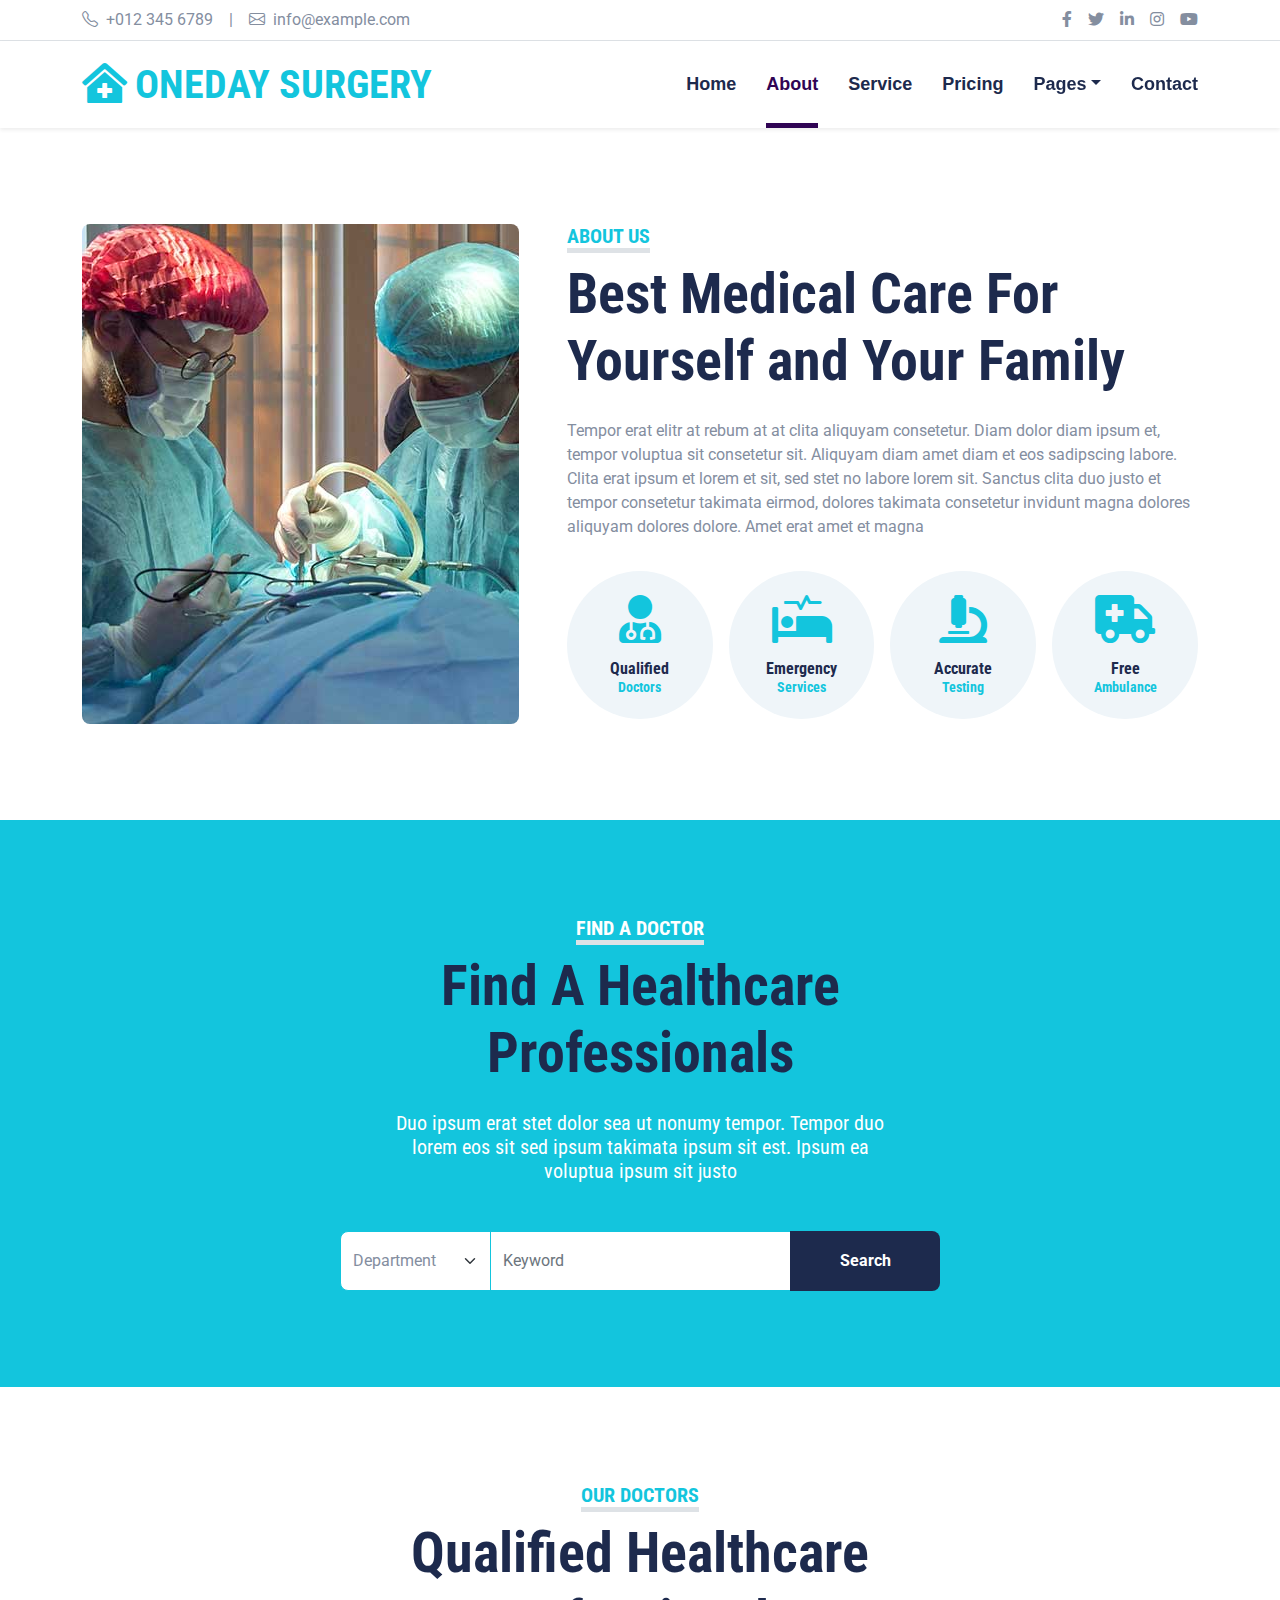
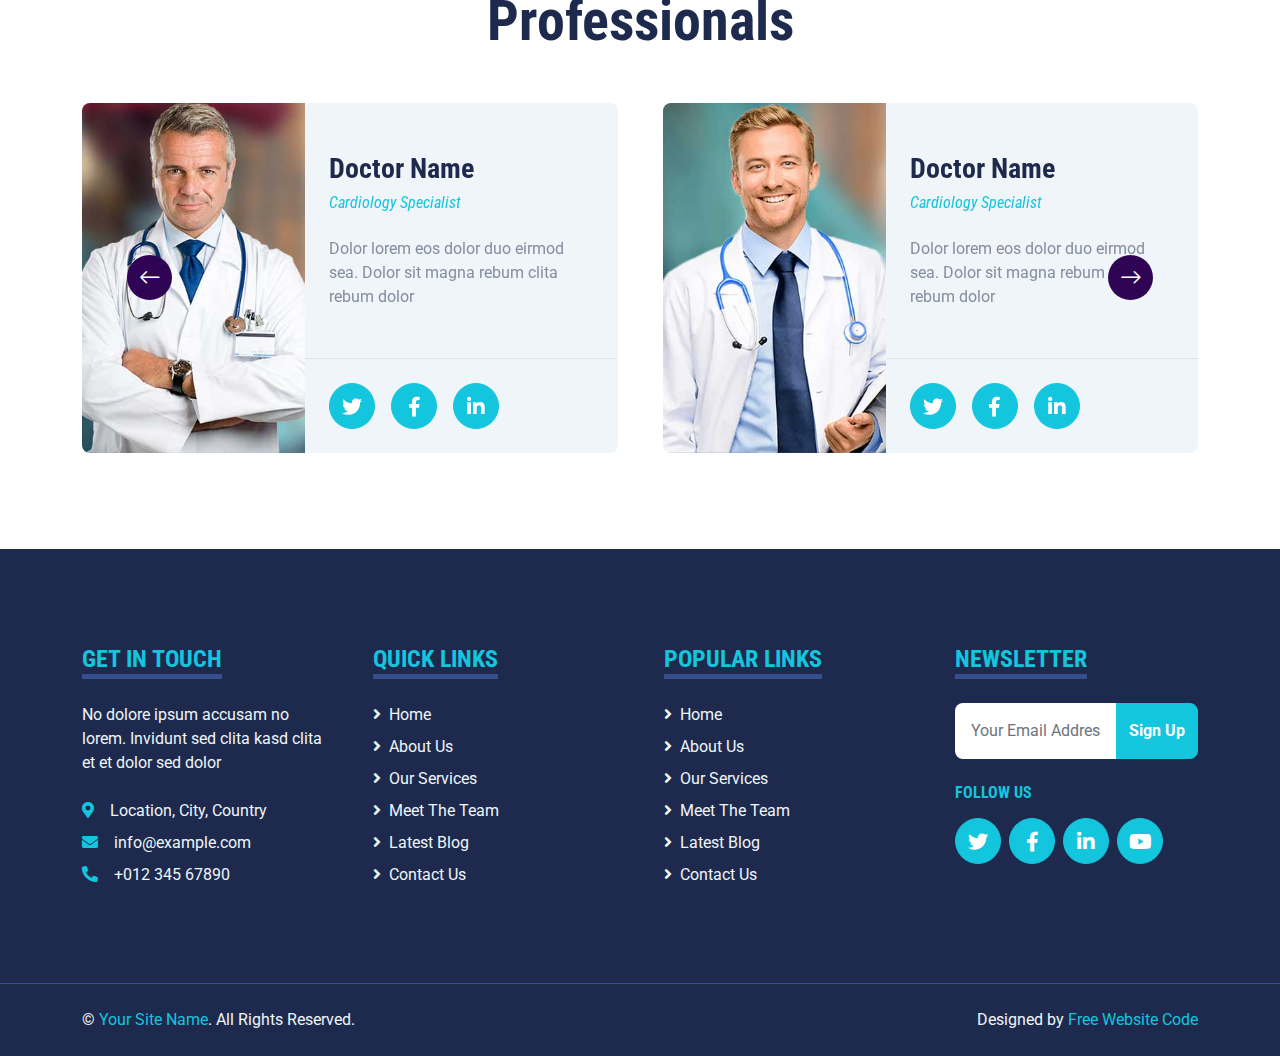
<file: hospital-website-template/about.html>
<!DOCTYPE html>
<html lang="en">

<head>
    <meta charset="utf-8">
    <title>ONEDAY SURGERY</title>
    <meta content="width=device-width, initial-scale=1.0" name="viewport">
    <meta content="Free HTML Templates" name="keywords">
    <meta content="Free HTML Templates" name="description">

    <!-- Favicon -->
    <link href="img/favicon.ico" rel="icon">

    <!-- Google Web Fonts -->
    <link rel="preconnect" href="https://fonts.gstatic.com">
    <link href="https://fonts.googleapis.com/css2?family=Roboto+Condensed:wght@400;700&family=Roboto:wght@400;700&display=swap" rel="stylesheet">  

    <!-- Icon Font Stylesheet -->
    <link href="https://cdnjs.cloudflare.com/ajax/libs/font-awesome/5.15.0/css/all.min.css" rel="stylesheet">
    <link href="https://cdn.jsdelivr.net/npm/bootstrap-icons@1.4.1/font/bootstrap-icons.css" rel="stylesheet">

    <!-- Libraries Stylesheet -->
    <link href="lib/owlcarousel/assets/owl.carousel.min.css" rel="stylesheet">
    <link href="lib/tempusdominus/css/tempusdominus-bootstrap-4.min.css" rel="stylesheet" />

    <!-- Customized Bootstrap Stylesheet -->
    <link href="css/bootstrap.min.css" rel="stylesheet">

    <!-- Template Stylesheet -->
    <link href="css/style.css" rel="stylesheet">
</head>

<body>
    <!-- Topbar Start -->
    <div class="container-fluid py-2 border-bottom d-none d-lg-block">
        <div class="container">
            <div class="row">
                <div class="col-md-6 text-center text-lg-start mb-2 mb-lg-0">
                    <div class="d-inline-flex align-items-center">
                        <a class="text-decoration-none text-body pe-3" href=""><i class="bi bi-telephone me-2"></i>+012 345 6789</a>
                        <span class="text-body">|</span>
                        <a class="text-decoration-none text-body px-3" href=""><i class="bi bi-envelope me-2"></i>info@example.com</a>
                    </div>
                </div>
                <div class="col-md-6 text-center text-lg-end">
                    <div class="d-inline-flex align-items-center">
                        <a class="text-body px-2" href="https://facebook.com/freewebsitecode/">
                            <i class="fab fa-facebook-f"></i>
                        </a>
                        <a class="text-body px-2" href="https://freewebsitecode.com/">
                            <i class="fab fa-twitter"></i>
                        </a>
                        <a class="text-body px-2" href="https://freewebsitecode.com/">
                            <i class="fab fa-linkedin-in"></i>
                        </a>
                        <a class="text-body px-2" href="https://freewebsitecode.com/">
                            <i class="fab fa-instagram"></i>
                        </a>
                        <a class="text-body ps-2" href="https://youtube.com/freewebsitecode/">
                            <i class="fab fa-youtube"></i>
                        </a>
                    </div>
                </div>
            </div>
        </div>
    </div>
    <!-- Topbar End -->


    <!-- Navbar Start -->
    <div class="container-fluid sticky-top bg-white shadow-sm mb-5">
        <div class="container">
            <nav class="navbar navbar-expand-lg bg-white navbar-light py-3 py-lg-0">
                <a href="index.html" class="navbar-brand">
                    <h1 class="m-0 text-uppercase text-primary"><i class="fa fa-clinic-medical me-2"></i>ONEDAY SURGERY</h1>
                </a>
                <button class="navbar-toggler" type="button" data-bs-toggle="collapse" data-bs-target="#navbarCollapse">
                    <span class="navbar-toggler-icon"></span>
                </button>
                <div class="collapse navbar-collapse" id="navbarCollapse">
                    <div class="navbar-nav ms-auto py-0">
                        <a href="index.html" class="nav-item nav-link">Home</a>
                        <a href="about.html" class="nav-item nav-link active">About</a>
                        <a href="service.html" class="nav-item nav-link">Service</a>
                        <a href="price.html" class="nav-item nav-link">Pricing</a>
                        <div class="nav-item dropdown">
                            <a href="#" class="nav-link dropdown-toggle" data-bs-toggle="dropdown">Pages</a>
                            <div class="dropdown-menu m-0">
                                <a href="blog.html" class="dropdown-item">Blog Grid</a>
                                <a href="detail.html" class="dropdown-item">Blog Detail</a>
                                <a href="team.html" class="dropdown-item">The Team</a>
                                <a href="testimonial.html" class="dropdown-item">Testimonial</a>
                                <a href="appointment.html" class="dropdown-item">Appointment</a>
                                <a href="search.html" class="dropdown-item">Search</a>
                            </div>
                        </div>
                        <a href="contact.html" class="nav-item nav-link">Contact</a>
                    </div>
                </div>
            </nav>
        </div>
    </div>
    <!-- Navbar End -->


    <!-- About Start -->
    <div class="container-fluid py-5">
        <div class="container">
            <div class="row gx-5">
                <div class="col-lg-5 mb-5 mb-lg-0" style="min-height: 500px;">
                    <div class="position-relative h-100">
                        <img class="position-absolute w-100 h-100 rounded" src="img/about.jpg" style="object-fit: cover;">
                    </div>
                </div>
                <div class="col-lg-7">
                    <div class="mb-4">
                        <h5 class="d-inline-block text-primary text-uppercase border-bottom border-5">About Us</h5>
                        <h1 class="display-4">Best Medical Care For Yourself and Your Family</h1>
                    </div>
                    <p>Tempor erat elitr at rebum at at clita aliquyam consetetur. Diam dolor diam ipsum et, tempor voluptua sit consetetur sit. Aliquyam diam amet diam et eos sadipscing labore. Clita erat ipsum et lorem et sit, sed stet no labore lorem sit. Sanctus clita duo justo et tempor consetetur takimata eirmod, dolores takimata consetetur invidunt magna dolores aliquyam dolores dolore. Amet erat amet et magna</p>
                    <div class="row g-3 pt-3">
                        <div class="col-sm-3 col-6">
                            <div class="bg-light text-center rounded-circle py-4">
                                <i class="fa fa-3x fa-user-md text-primary mb-3"></i>
                                <h6 class="mb-0">Qualified<small class="d-block text-primary">Doctors</small></h6>
                            </div>
                        </div>
                        <div class="col-sm-3 col-6">
                            <div class="bg-light text-center rounded-circle py-4">
                                <i class="fa fa-3x fa-procedures text-primary mb-3"></i>
                                <h6 class="mb-0">Emergency<small class="d-block text-primary">Services</small></h6>
                            </div>
                        </div>
                        <div class="col-sm-3 col-6">
                            <div class="bg-light text-center rounded-circle py-4">
                                <i class="fa fa-3x fa-microscope text-primary mb-3"></i>
                                <h6 class="mb-0">Accurate<small class="d-block text-primary">Testing</small></h6>
                            </div>
                        </div>
                        <div class="col-sm-3 col-6">
                            <div class="bg-light text-center rounded-circle py-4">
                                <i class="fa fa-3x fa-ambulance text-primary mb-3"></i>
                                <h6 class="mb-0">Free<small class="d-block text-primary">Ambulance</small></h6>
                            </div>
                        </div>
                    </div>
                </div>
            </div>
        </div>
    </div>
    <!-- About End -->


    <!-- Search Start -->
    <div class="container-fluid bg-primary my-5 py-5">
        <div class="container py-5">
            <div class="text-center mx-auto mb-5" style="max-width: 500px;">
                <h5 class="d-inline-block text-white text-uppercase border-bottom border-5">Find A Doctor</h5>
                <h1 class="display-4 mb-4">Find A Healthcare Professionals</h1>
                <h5 class="text-white fw-normal">Duo ipsum erat stet dolor sea ut nonumy tempor. Tempor duo lorem eos sit sed ipsum takimata ipsum sit est. Ipsum ea voluptua ipsum sit justo</h5>
            </div>
            <div class="mx-auto" style="width: 100%; max-width: 600px;">
                <div class="input-group">
                    <select class="form-select border-primary w-25" style="height: 60px;">
                        <option selected>Department</option>
                        <option value="1">Department 1</option>
                        <option value="2">Department 2</option>
                        <option value="3">Department 3</option>
                    </select>
                    <input type="text" class="form-control border-primary w-50" placeholder="Keyword">
                    <button class="btn btn-dark border-0 w-25">Search</button>
                </div>
            </div>
        </div>
    </div>
    <!-- Search End -->


    <!-- Team Start -->
    <div class="container-fluid py-5">
        <div class="container">
            <div class="text-center mx-auto mb-5" style="max-width: 500px;">
                <h5 class="d-inline-block text-primary text-uppercase border-bottom border-5">Our Doctors</h5>
                <h1 class="display-4">Qualified Healthcare Professionals</h1>
            </div>
            <div class="owl-carousel team-carousel position-relative">
                <div class="team-item">
                    <div class="row g-0 bg-light rounded overflow-hidden">
                        <div class="col-12 col-sm-5 h-100">
                            <img class="img-fluid h-100" src="img/team-1.jpg" style="object-fit: cover;">
                        </div>
                        <div class="col-12 col-sm-7 h-100 d-flex flex-column">
                            <div class="mt-auto p-4">
                                <h3>Doctor Name</h3>
                                <h6 class="fw-normal fst-italic text-primary mb-4">Cardiology Specialist</h6>
                                <p class="m-0">Dolor lorem eos dolor duo eirmod sea. Dolor sit magna rebum clita rebum dolor</p>
                            </div>
                            <div class="d-flex mt-auto border-top p-4">
                                <a class="btn btn-lg btn-primary btn-lg-square rounded-circle me-3" href="#"><i class="fab fa-twitter"></i></a>
                                <a class="btn btn-lg btn-primary btn-lg-square rounded-circle me-3" href="#"><i class="fab fa-facebook-f"></i></a>
                                <a class="btn btn-lg btn-primary btn-lg-square rounded-circle" href="#"><i class="fab fa-linkedin-in"></i></a>
                            </div>
                        </div>
                    </div>
                </div>
                <div class="team-item">
                    <div class="row g-0 bg-light rounded overflow-hidden">
                        <div class="col-12 col-sm-5 h-100">
                            <img class="img-fluid h-100" src="img/team-2.jpg" style="object-fit: cover;">
                        </div>
                        <div class="col-12 col-sm-7 h-100 d-flex flex-column">
                            <div class="mt-auto p-4">
                                <h3>Doctor Name</h3>
                                <h6 class="fw-normal fst-italic text-primary mb-4">Cardiology Specialist</h6>
                                <p class="m-0">Dolor lorem eos dolor duo eirmod sea. Dolor sit magna rebum clita rebum dolor</p>
                            </div>
                            <div class="d-flex mt-auto border-top p-4">
                                <a class="btn btn-lg btn-primary btn-lg-square rounded-circle me-3" href="#"><i class="fab fa-twitter"></i></a>
                                <a class="btn btn-lg btn-primary btn-lg-square rounded-circle me-3" href="#"><i class="fab fa-facebook-f"></i></a>
                                <a class="btn btn-lg btn-primary btn-lg-square rounded-circle" href="#"><i class="fab fa-linkedin-in"></i></a>
                            </div>
                        </div>
                    </div>
                </div>
                <div class="team-item">
                    <div class="row g-0 bg-light rounded overflow-hidden">
                        <div class="col-12 col-sm-5 h-100">
                            <img class="img-fluid h-100" src="img/team-3.jpg" style="object-fit: cover;">
                        </div>
                        <div class="col-12 col-sm-7 h-100 d-flex flex-column">
                            <div class="mt-auto p-4">
                                <h3>Doctor Name</h3>
                                <h6 class="fw-normal fst-italic text-primary mb-4">Cardiology Specialist</h6>
                                <p class="m-0">Dolor lorem eos dolor duo eirmod sea. Dolor sit magna rebum clita rebum dolor</p>
                            </div>
                            <div class="d-flex mt-auto border-top p-4">
                                <a class="btn btn-lg btn-primary btn-lg-square rounded-circle me-3" href="#"><i class="fab fa-twitter"></i></a>
                                <a class="btn btn-lg btn-primary btn-lg-square rounded-circle me-3" href="#"><i class="fab fa-facebook-f"></i></a>
                                <a class="btn btn-lg btn-primary btn-lg-square rounded-circle" href="#"><i class="fab fa-linkedin-in"></i></a>
                            </div>
                        </div>
                    </div>
                </div>
            </div>
        </div>
    </div>
    <!-- Team End -->


    <!-- Footer Start -->
    <div class="container-fluid bg-dark text-light mt-5 py-5">
        <div class="container py-5">
            <div class="row g-5">
                <div class="col-lg-3 col-md-6">
                    <h4 class="d-inline-block text-primary text-uppercase border-bottom border-5 border-secondary mb-4">Get In Touch</h4>
                    <p class="mb-4">No dolore ipsum accusam no lorem. Invidunt sed clita kasd clita et et dolor sed dolor</p>
                    <p class="mb-2"><i class="fa fa-map-marker-alt text-primary me-3"></i>Location, City, Country</p>
                    <p class="mb-2"><i class="fa fa-envelope text-primary me-3"></i>info@example.com</p>
                    <p class="mb-0"><i class="fa fa-phone-alt text-primary me-3"></i>+012 345 67890</p>
                </div>
                <div class="col-lg-3 col-md-6">
                    <h4 class="d-inline-block text-primary text-uppercase border-bottom border-5 border-secondary mb-4">Quick Links</h4>
                    <div class="d-flex flex-column justify-content-start">
                        <a class="text-light mb-2" href="#"><i class="fa fa-angle-right me-2"></i>Home</a>
                        <a class="text-light mb-2" href="#"><i class="fa fa-angle-right me-2"></i>About Us</a>
                        <a class="text-light mb-2" href="#"><i class="fa fa-angle-right me-2"></i>Our Services</a>
                        <a class="text-light mb-2" href="#"><i class="fa fa-angle-right me-2"></i>Meet The Team</a>
                        <a class="text-light mb-2" href="#"><i class="fa fa-angle-right me-2"></i>Latest Blog</a>
                        <a class="text-light" href="#"><i class="fa fa-angle-right me-2"></i>Contact Us</a>
                    </div>
                </div>
                <div class="col-lg-3 col-md-6">
                    <h4 class="d-inline-block text-primary text-uppercase border-bottom border-5 border-secondary mb-4">Popular Links</h4>
                    <div class="d-flex flex-column justify-content-start">
                        <a class="text-light mb-2" href="#"><i class="fa fa-angle-right me-2"></i>Home</a>
                        <a class="text-light mb-2" href="#"><i class="fa fa-angle-right me-2"></i>About Us</a>
                        <a class="text-light mb-2" href="#"><i class="fa fa-angle-right me-2"></i>Our Services</a>
                        <a class="text-light mb-2" href="#"><i class="fa fa-angle-right me-2"></i>Meet The Team</a>
                        <a class="text-light mb-2" href="#"><i class="fa fa-angle-right me-2"></i>Latest Blog</a>
                        <a class="text-light" href="#"><i class="fa fa-angle-right me-2"></i>Contact Us</a>
                    </div>
                </div>
                <div class="col-lg-3 col-md-6">
                    <h4 class="d-inline-block text-primary text-uppercase border-bottom border-5 border-secondary mb-4">Newsletter</h4>
                    <form action="">
                        <div class="input-group">
                            <input type="text" class="form-control p-3 border-0" placeholder="Your Email Address">
                            <button class="btn btn-primary">Sign Up</button>
                        </div>
                    </form>
                    <h6 class="text-primary text-uppercase mt-4 mb-3">Follow Us</h6>
                    <div class="d-flex">
                        <a class="btn btn-lg btn-primary btn-lg-square rounded-circle me-2" href="https://freewebsitecode.com/"><i class="fab fa-twitter"></i></a>
                        <a class="btn btn-lg btn-primary btn-lg-square rounded-circle me-2" href="https://facebook.com/freewebsitecode/"><i class="fab fa-facebook-f"></i></a>
                        <a class="btn btn-lg btn-primary btn-lg-square rounded-circle me-2" href="https://freewebsitecode.com/"><i class="fab fa-linkedin-in"></i></a>
                        <a class="btn btn-lg btn-primary btn-lg-square rounded-circle" href="https://youtube.com/freewebsitecode/"><i class="fab fa-youtube"></i></a>
                    </div>
                </div>
            </div>
        </div>
    </div>
    <div class="container-fluid bg-dark text-light border-top border-secondary py-4">
        <div class="container">
            <div class="row g-5">
                <div class="col-md-6 text-center text-md-start">
                    <p class="mb-md-0">&copy; <a class="text-primary" href="#">Your Site Name</a>. All Rights Reserved.</p>
                </div>
                <div class="col-md-6 text-center text-md-end">
                    <p class="mb-0">Designed by <a class="text-primary" href="https://freewebsitecode.com">Free Website Code</a></p>
                </div>
            </div>
        </div>
    </div>
    <!-- Footer End -->


    <!-- Back to Top -->
    <a href="#" class="btn btn-lg btn-primary btn-lg-square back-to-top"><i class="bi bi-arrow-up"></i></a>


    <!-- JavaScript Libraries -->
    <script src="https://code.jquery.com/jquery-3.4.1.min.js"></script>
    <script src="https://cdn.jsdelivr.net/npm/bootstrap@5.0.0/dist/js/bootstrap.bundle.min.js"></script>
    <script src="lib/easing/easing.min.js"></script>
    <script src="lib/waypoints/waypoints.min.js"></script>
    <script src="lib/owlcarousel/owl.carousel.min.js"></script>
    <script src="lib/tempusdominus/js/moment.min.js"></script>
    <script src="lib/tempusdominus/js/moment-timezone.min.js"></script>
    <script src="lib/tempusdominus/js/tempusdominus-bootstrap-4.min.js"></script>

    <!-- Template Javascript -->
    <script src="js/main.js"></script>
</body>

</html>
</file>
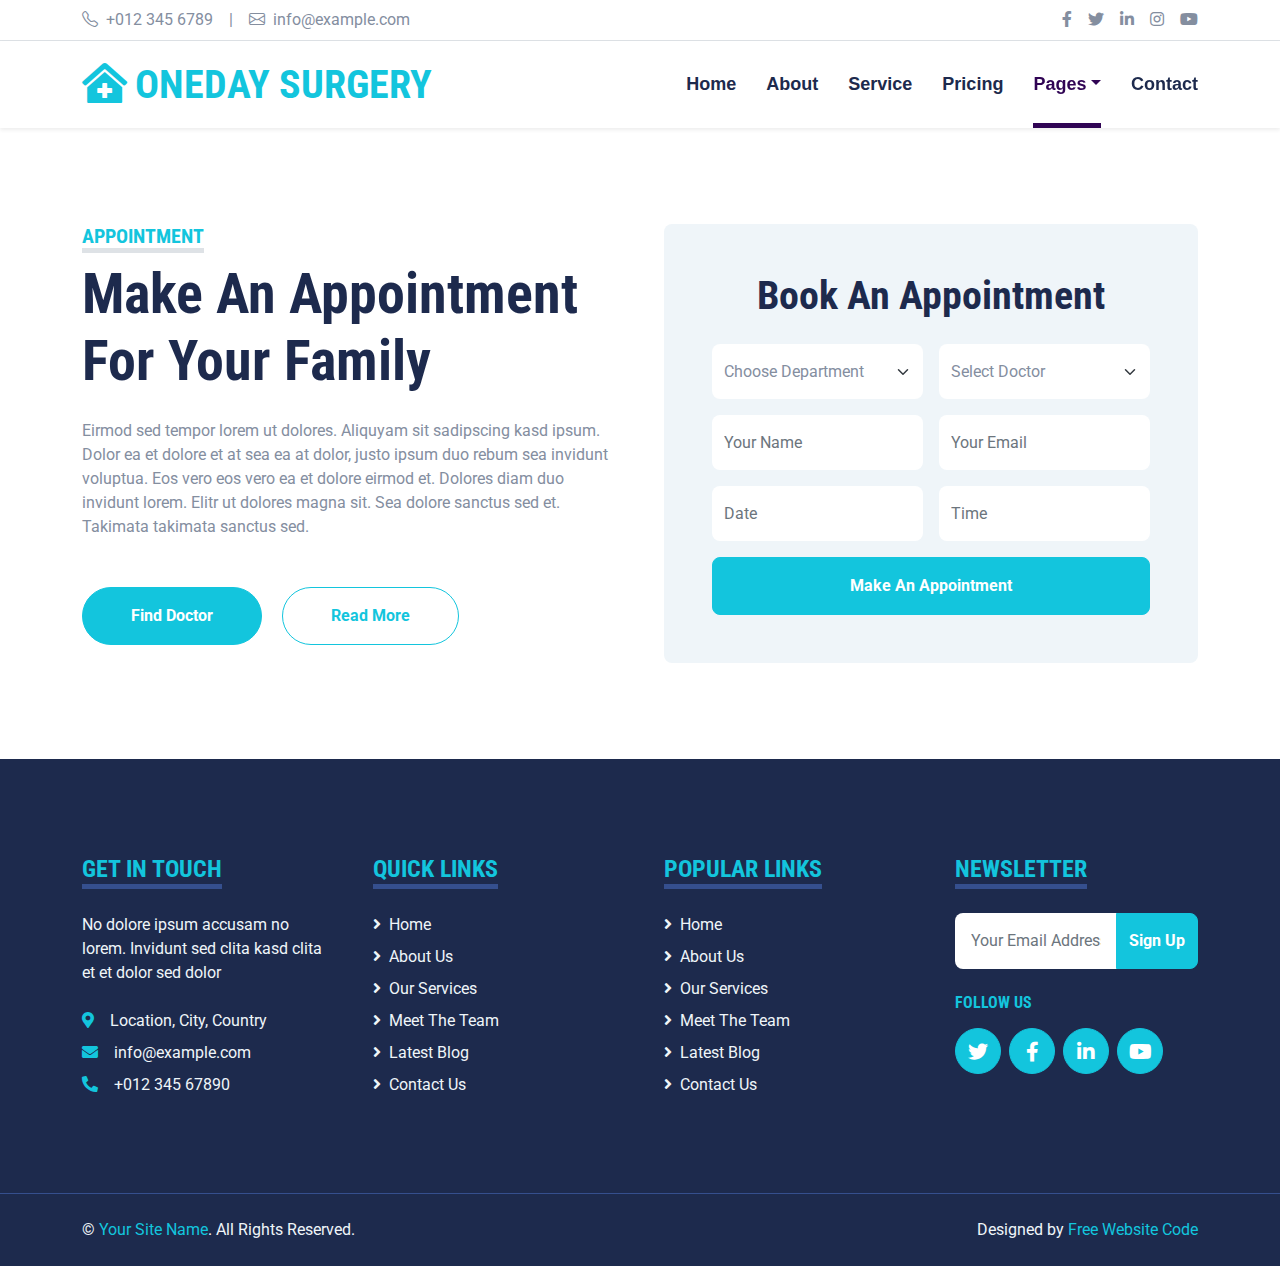
<file: hospital-website-template/appointment.html>
<!DOCTYPE html>
<html lang="en">

<head>
    <meta charset="utf-8">
    <title>ONEDAY SURGERY</title>
    <meta content="width=device-width, initial-scale=1.0" name="viewport">
    <meta content="Free HTML Templates" name="keywords">
    <meta content="Free HTML Templates" name="description">

    <!-- Favicon -->
    <link href="img/favicon.ico" rel="icon">

    <!-- Google Web Fonts -->
    <link rel="preconnect" href="https://fonts.gstatic.com">
    <link href="https://fonts.googleapis.com/css2?family=Roboto+Condensed:wght@400;700&family=Roboto:wght@400;700&display=swap" rel="stylesheet">  

    <!-- Icon Font Stylesheet -->
    <link href="https://cdnjs.cloudflare.com/ajax/libs/font-awesome/5.15.0/css/all.min.css" rel="stylesheet">
    <link href="https://cdn.jsdelivr.net/npm/bootstrap-icons@1.4.1/font/bootstrap-icons.css" rel="stylesheet">

    <!-- Libraries Stylesheet -->
    <link href="lib/owlcarousel/assets/owl.carousel.min.css" rel="stylesheet">
    <link href="lib/tempusdominus/css/tempusdominus-bootstrap-4.min.css" rel="stylesheet" />

    <!-- Customized Bootstrap Stylesheet -->
    <link href="css/bootstrap.min.css" rel="stylesheet">

    <!-- Template Stylesheet -->
    <link href="css/style.css" rel="stylesheet">
</head>

<body>
    <!-- Topbar Start -->
    <div class="container-fluid py-2 border-bottom d-none d-lg-block">
        <div class="container">
            <div class="row">
                <div class="col-md-6 text-center text-lg-start mb-2 mb-lg-0">
                    <div class="d-inline-flex align-items-center">
                        <a class="text-decoration-none text-body pe-3" href=""><i class="bi bi-telephone me-2"></i>+012 345 6789</a>
                        <span class="text-body">|</span>
                        <a class="text-decoration-none text-body px-3" href=""><i class="bi bi-envelope me-2"></i>info@example.com</a>
                    </div>
                </div>
                <div class="col-md-6 text-center text-lg-end">
                    <div class="d-inline-flex align-items-center">
                        <a class="text-body px-2" href="https://facebook.com/freewebsitecode/">
                            <i class="fab fa-facebook-f"></i>
                        </a>
                        <a class="text-body px-2" href="https://freewebsitecode.com/">
                            <i class="fab fa-twitter"></i>
                        </a>
                        <a class="text-body px-2" href="https://freewebsitecode.com/">
                            <i class="fab fa-linkedin-in"></i>
                        </a>
                        <a class="text-body px-2" href="https://freewebsitecode.com/">
                            <i class="fab fa-instagram"></i>
                        </a>
                        <a class="text-body ps-2" href="https://youtube.com/freewebsitecode/">
                            <i class="fab fa-youtube"></i>
                        </a>
                    </div>
                </div>
            </div>
        </div>
    </div>
    <!-- Topbar End -->


    <!-- Navbar Start -->
    <div class="container-fluid sticky-top bg-white shadow-sm mb-5">
        <div class="container">
            <nav class="navbar navbar-expand-lg bg-white navbar-light py-3 py-lg-0">
                <a href="index.html" class="navbar-brand">
                    <h1 class="m-0 text-uppercase text-primary"><i class="fa fa-clinic-medical me-2"></i>ONEDAY SURGERY</h1>
                </a>
                <button class="navbar-toggler" type="button" data-bs-toggle="collapse" data-bs-target="#navbarCollapse">
                    <span class="navbar-toggler-icon"></span>
                </button>
                <div class="collapse navbar-collapse" id="navbarCollapse">
                    <div class="navbar-nav ms-auto py-0">
                        <a href="index.html" class="nav-item nav-link">Home</a>
                        <a href="about.html" class="nav-item nav-link">About</a>
                        <a href="service.html" class="nav-item nav-link">Service</a>
                        <a href="price.html" class="nav-item nav-link">Pricing</a>
                        <div class="nav-item dropdown">
                            <a href="#" class="nav-link dropdown-toggle active" data-bs-toggle="dropdown">Pages</a>
                            <div class="dropdown-menu m-0">
                                <a href="blog.html" class="dropdown-item">Blog Grid</a>
                                <a href="detail.html" class="dropdown-item">Blog Detail</a>
                                <a href="team.html" class="dropdown-item">The Team</a>
                                <a href="testimonial.html" class="dropdown-item">Testimonial</a>
                                <a href="appointment.html" class="dropdown-item active">Appointment</a>
                                <a href="search.html" class="dropdown-item">Search</a>
                            </div>
                        </div>
                        <a href="contact.html" class="nav-item nav-link">Contact</a>
                    </div>
                </div>
            </nav>
        </div>
    </div>
    <!-- Navbar End -->


    <!-- Appointment Start -->
    <div class="container-fluid py-5">
        <div class="container">
            <div class="row gx-5">
                <div class="col-lg-6 mb-5 mb-lg-0">
                    <div class="mb-4">
                        <h5 class="d-inline-block text-primary text-uppercase border-bottom border-5">Appointment</h5>
                        <h1 class="display-4">Make An Appointment For Your Family</h1>
                    </div>
                    <p class="mb-5">Eirmod sed tempor lorem ut dolores. Aliquyam sit sadipscing kasd ipsum. Dolor ea et dolore et at sea ea at dolor, justo ipsum duo rebum sea invidunt voluptua. Eos vero eos vero ea et dolore eirmod et. Dolores diam duo invidunt lorem. Elitr ut dolores magna sit. Sea dolore sanctus sed et. Takimata takimata sanctus sed.</p>
                    <a class="btn btn-primary rounded-pill py-3 px-5 me-3" href="">Find Doctor</a>
                    <a class="btn btn-outline-primary rounded-pill py-3 px-5" href="">Read More</a>
                </div>
                <div class="col-lg-6">
                    <div class="bg-light text-center rounded p-5">
                        <h1 class="mb-4">Book An Appointment</h1>
                        <form>
                            <div class="row g-3">
                                <div class="col-12 col-sm-6">
                                    <select class="form-select bg-white border-0" style="height: 55px;">
                                        <option selected>Choose Department</option>
                                        <option value="1">Department 1</option>
                                        <option value="2">Department 2</option>
                                        <option value="3">Department 3</option>
                                    </select>
                                </div>
                                <div class="col-12 col-sm-6">
                                    <select class="form-select bg-white border-0" style="height: 55px;">
                                        <option selected>Select Doctor</option>
                                        <option value="1">Doctor 1</option>
                                        <option value="2">Doctor 2</option>
                                        <option value="3">Doctor 3</option>
                                    </select>
                                </div>
                                <div class="col-12 col-sm-6">
                                    <input type="text" class="form-control bg-white border-0" placeholder="Your Name" style="height: 55px;">
                                </div>
                                <div class="col-12 col-sm-6">
                                    <input type="email" class="form-control bg-white border-0" placeholder="Your Email" style="height: 55px;">
                                </div>
                                <div class="col-12 col-sm-6">
                                    <div class="date" id="date" data-target-input="nearest">
                                        <input type="text"
                                            class="form-control bg-white border-0 datetimepicker-input"
                                            placeholder="Date" data-target="#date" data-toggle="datetimepicker" style="height: 55px;">
                                    </div>
                                </div>
                                <div class="col-12 col-sm-6">
                                    <div class="time" id="time" data-target-input="nearest">
                                        <input type="text"
                                            class="form-control bg-white border-0 datetimepicker-input"
                                            placeholder="Time" data-target="#time" data-toggle="datetimepicker" style="height: 55px;">
                                    </div>
                                </div>
                                <div class="col-12">
                                    <button class="btn btn-primary w-100 py-3" type="submit">Make An Appointment</button>
                                </div>
                            </div>
                        </form>
                    </div>
                </div>
            </div>
        </div>
    </div>
    <!-- Appointment End -->


    <!-- Footer Start -->
    <div class="container-fluid bg-dark text-light mt-5 py-5">
        <div class="container py-5">
            <div class="row g-5">
                <div class="col-lg-3 col-md-6">
                    <h4 class="d-inline-block text-primary text-uppercase border-bottom border-5 border-secondary mb-4">Get In Touch</h4>
                    <p class="mb-4">No dolore ipsum accusam no lorem. Invidunt sed clita kasd clita et et dolor sed dolor</p>
                    <p class="mb-2"><i class="fa fa-map-marker-alt text-primary me-3"></i>Location, City, Country</p>
                    <p class="mb-2"><i class="fa fa-envelope text-primary me-3"></i>info@example.com</p>
                    <p class="mb-0"><i class="fa fa-phone-alt text-primary me-3"></i>+012 345 67890</p>
                </div>
                <div class="col-lg-3 col-md-6">
                    <h4 class="d-inline-block text-primary text-uppercase border-bottom border-5 border-secondary mb-4">Quick Links</h4>
                    <div class="d-flex flex-column justify-content-start">
                        <a class="text-light mb-2" href="#"><i class="fa fa-angle-right me-2"></i>Home</a>
                        <a class="text-light mb-2" href="#"><i class="fa fa-angle-right me-2"></i>About Us</a>
                        <a class="text-light mb-2" href="#"><i class="fa fa-angle-right me-2"></i>Our Services</a>
                        <a class="text-light mb-2" href="#"><i class="fa fa-angle-right me-2"></i>Meet The Team</a>
                        <a class="text-light mb-2" href="#"><i class="fa fa-angle-right me-2"></i>Latest Blog</a>
                        <a class="text-light" href="#"><i class="fa fa-angle-right me-2"></i>Contact Us</a>
                    </div>
                </div>
                <div class="col-lg-3 col-md-6">
                    <h4 class="d-inline-block text-primary text-uppercase border-bottom border-5 border-secondary mb-4">Popular Links</h4>
                    <div class="d-flex flex-column justify-content-start">
                        <a class="text-light mb-2" href="#"><i class="fa fa-angle-right me-2"></i>Home</a>
                        <a class="text-light mb-2" href="#"><i class="fa fa-angle-right me-2"></i>About Us</a>
                        <a class="text-light mb-2" href="#"><i class="fa fa-angle-right me-2"></i>Our Services</a>
                        <a class="text-light mb-2" href="#"><i class="fa fa-angle-right me-2"></i>Meet The Team</a>
                        <a class="text-light mb-2" href="#"><i class="fa fa-angle-right me-2"></i>Latest Blog</a>
                        <a class="text-light" href="#"><i class="fa fa-angle-right me-2"></i>Contact Us</a>
                    </div>
                </div>
                <div class="col-lg-3 col-md-6">
                    <h4 class="d-inline-block text-primary text-uppercase border-bottom border-5 border-secondary mb-4">Newsletter</h4>
                    <form action="">
                        <div class="input-group">
                            <input type="text" class="form-control p-3 border-0" placeholder="Your Email Address">
                            <button class="btn btn-primary">Sign Up</button>
                        </div>
                    </form>
                    <h6 class="text-primary text-uppercase mt-4 mb-3">Follow Us</h6>
                    <div class="d-flex">
                        <a class="btn btn-lg btn-primary btn-lg-square rounded-circle me-2" href="https://freewebsitecode.com/"><i class="fab fa-twitter"></i></a>
                        <a class="btn btn-lg btn-primary btn-lg-square rounded-circle me-2" href="https://facebook.com/freewebsitecode/"><i class="fab fa-facebook-f"></i></a>
                        <a class="btn btn-lg btn-primary btn-lg-square rounded-circle me-2" href="https://freewebsitecode.com/"><i class="fab fa-linkedin-in"></i></a>
                        <a class="btn btn-lg btn-primary btn-lg-square rounded-circle" href="https://youtube.com/freewebsitecode/"><i class="fab fa-youtube"></i></a>
                    </div>
                </div>
            </div>
        </div>
    </div>
    <div class="container-fluid bg-dark text-light border-top border-secondary py-4">
        <div class="container">
            <div class="row g-5">
                <div class="col-md-6 text-center text-md-start">
                    <p class="mb-md-0">&copy; <a class="text-primary" href="#">Your Site Name</a>. All Rights Reserved.</p>
                </div>
                <div class="col-md-6 text-center text-md-end">
                    <p class="mb-0">Designed by <a class="text-primary" href="https://freewebsitecode.com">Free Website Code</a></p>
                </div>
            </div>
        </div>
    </div>
    <!-- Footer End -->


    <!-- Back to Top -->
    <a href="#" class="btn btn-lg btn-primary btn-lg-square back-to-top"><i class="bi bi-arrow-up"></i></a>


    <!-- JavaScript Libraries -->
    <script src="https://code.jquery.com/jquery-3.4.1.min.js"></script>
    <script src="https://cdn.jsdelivr.net/npm/bootstrap@5.0.0/dist/js/bootstrap.bundle.min.js"></script>
    <script src="lib/easing/easing.min.js"></script>
    <script src="lib/waypoints/waypoints.min.js"></script>
    <script src="lib/owlcarousel/owl.carousel.min.js"></script>
    <script src="lib/tempusdominus/js/moment.min.js"></script>
    <script src="lib/tempusdominus/js/moment-timezone.min.js"></script>
    <script src="lib/tempusdominus/js/tempusdominus-bootstrap-4.min.js"></script>

    <!-- Template Javascript -->
    <script src="js/main.js"></script>
</body>

</html>
</file>
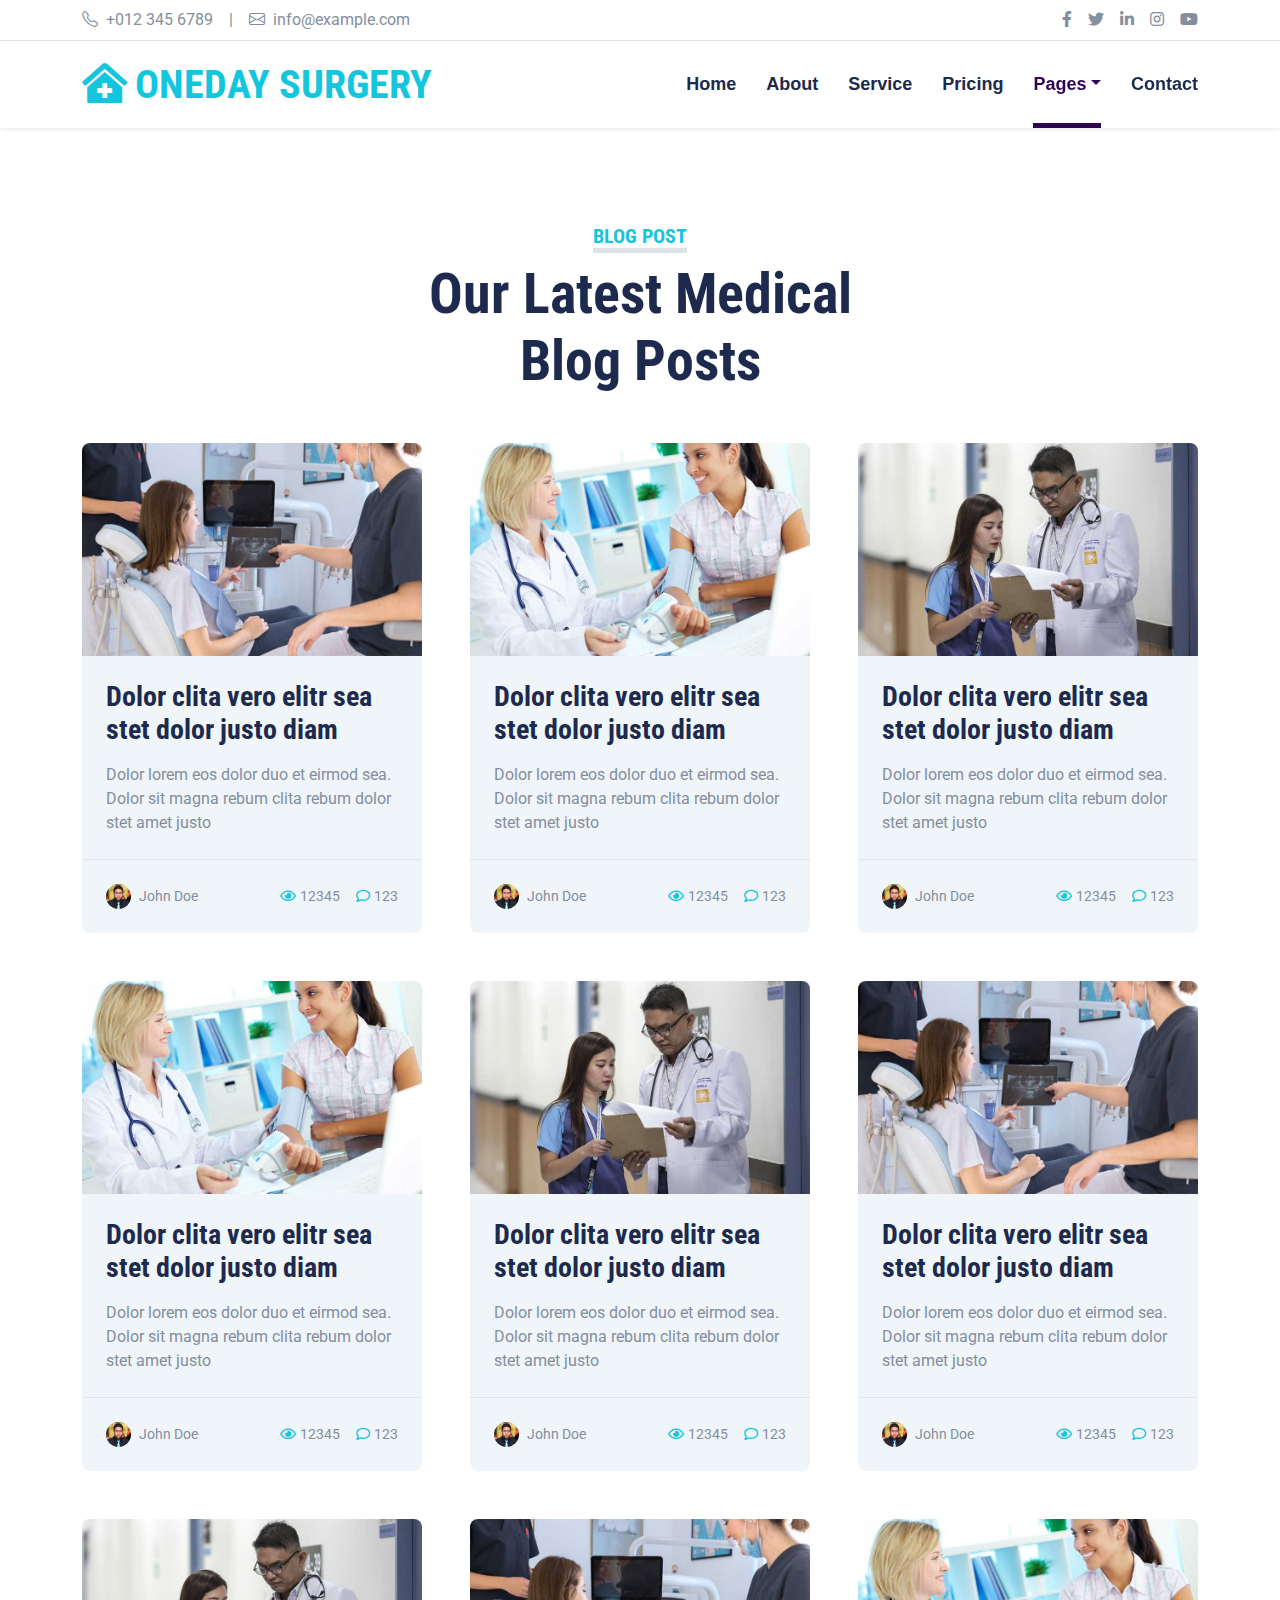
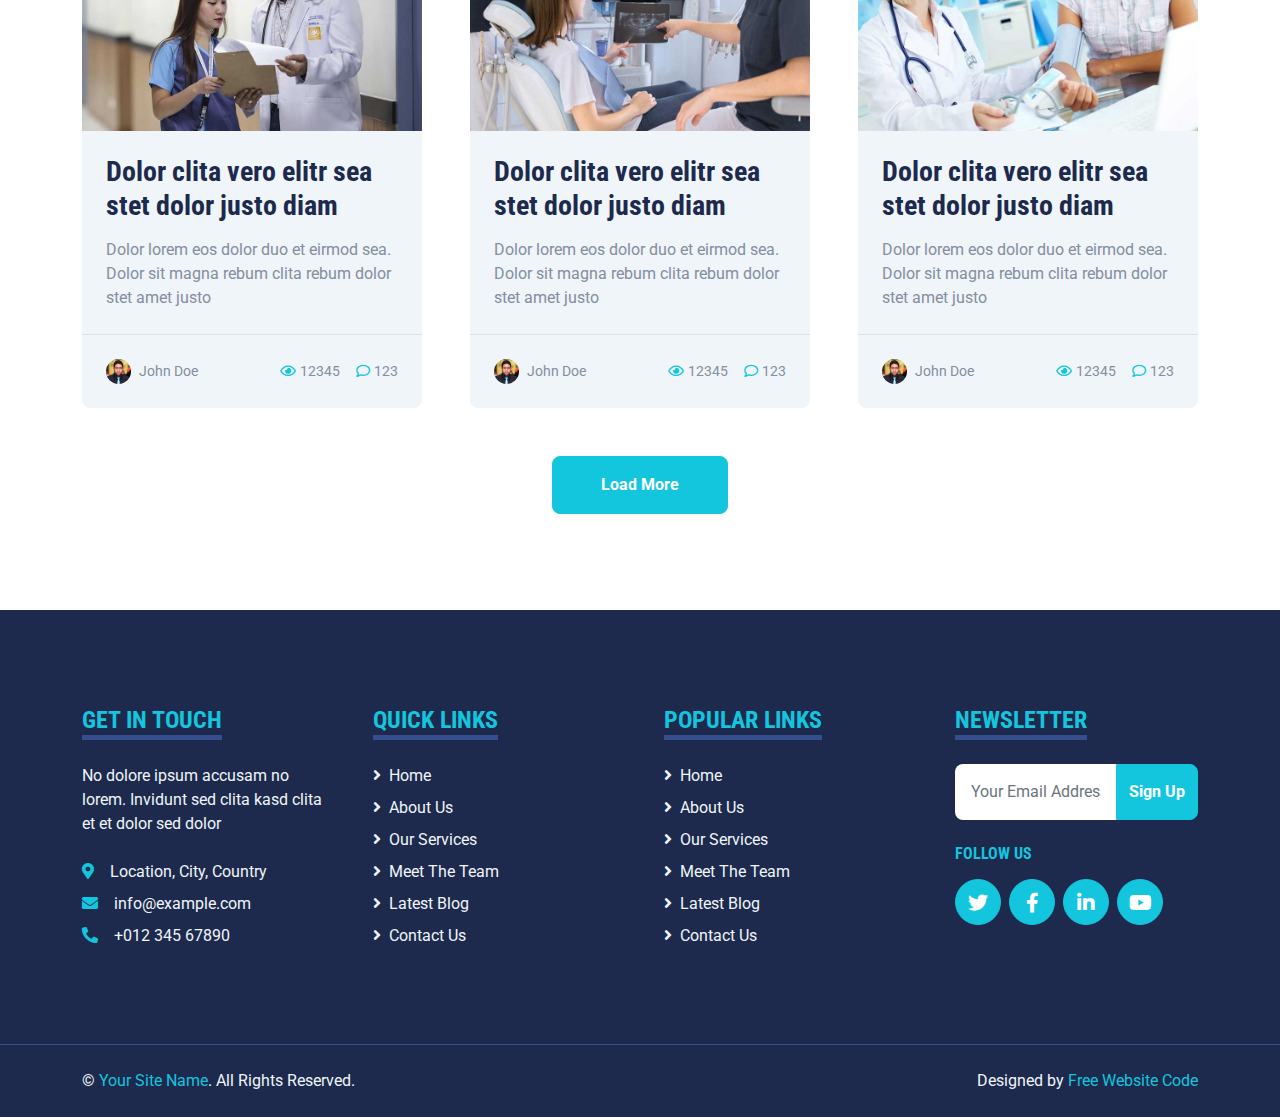
<file: hospital-website-template/blog.html>
<!DOCTYPE html>
<html lang="en">

<head>
    <meta charset="utf-8">
    <title>ONEDAY SURGERY</title>
    <meta content="width=device-width, initial-scale=1.0" name="viewport">
    <meta content="Free HTML Templates" name="keywords">
    <meta content="Free HTML Templates" name="description">

    <!-- Favicon -->
    <link href="img/favicon.ico" rel="icon">

    <!-- Google Web Fonts -->
    <link rel="preconnect" href="https://fonts.gstatic.com">
    <link href="https://fonts.googleapis.com/css2?family=Roboto+Condensed:wght@400;700&family=Roboto:wght@400;700&display=swap" rel="stylesheet">  

    <!-- Icon Font Stylesheet -->
    <link href="https://cdnjs.cloudflare.com/ajax/libs/font-awesome/5.15.0/css/all.min.css" rel="stylesheet">
    <link href="https://cdn.jsdelivr.net/npm/bootstrap-icons@1.4.1/font/bootstrap-icons.css" rel="stylesheet">

    <!-- Libraries Stylesheet -->
    <link href="lib/owlcarousel/assets/owl.carousel.min.css" rel="stylesheet">
    <link href="lib/tempusdominus/css/tempusdominus-bootstrap-4.min.css" rel="stylesheet" />

    <!-- Customized Bootstrap Stylesheet -->
    <link href="css/bootstrap.min.css" rel="stylesheet">

    <!-- Template Stylesheet -->
    <link href="css/style.css" rel="stylesheet">
</head>

<body>
    <!-- Topbar Start -->
    <div class="container-fluid py-2 border-bottom d-none d-lg-block">
        <div class="container">
            <div class="row">
                <div class="col-md-6 text-center text-lg-start mb-2 mb-lg-0">
                    <div class="d-inline-flex align-items-center">
                        <a class="text-decoration-none text-body pe-3" href=""><i class="bi bi-telephone me-2"></i>+012 345 6789</a>
                        <span class="text-body">|</span>
                        <a class="text-decoration-none text-body px-3" href=""><i class="bi bi-envelope me-2"></i>info@example.com</a>
                    </div>
                </div>
                <div class="col-md-6 text-center text-lg-end">
                    <div class="d-inline-flex align-items-center">
                        <a class="text-body px-2" href="https://facebook.com/freewebsitecode/">
                            <i class="fab fa-facebook-f"></i>
                        </a>
                        <a class="text-body px-2" href="https://freewebsitecode.com/">
                            <i class="fab fa-twitter"></i>
                        </a>
                        <a class="text-body px-2" href="https://freewebsitecode.com/">
                            <i class="fab fa-linkedin-in"></i>
                        </a>
                        <a class="text-body px-2" href="https://freewebsitecode.com/">
                            <i class="fab fa-instagram"></i>
                        </a>
                        <a class="text-body ps-2" href="https://youtube.com/freewebsitecode/">
                            <i class="fab fa-youtube"></i>
                        </a>
                    </div>
                </div>
            </div>
        </div>
    </div>
    <!-- Topbar End -->


    <!-- Navbar Start -->
    <div class="container-fluid sticky-top bg-white shadow-sm mb-5">
        <div class="container">
            <nav class="navbar navbar-expand-lg bg-white navbar-light py-3 py-lg-0">
                <a href="index.html" class="navbar-brand">
                    <h1 class="m-0 text-uppercase text-primary"><i class="fa fa-clinic-medical me-2"></i>ONEDAY SURGERY</h1>
                </a>
                <button class="navbar-toggler" type="button" data-bs-toggle="collapse" data-bs-target="#navbarCollapse">
                    <span class="navbar-toggler-icon"></span>
                </button>
                <div class="collapse navbar-collapse" id="navbarCollapse">
                    <div class="navbar-nav ms-auto py-0">
                        <a href="index.html" class="nav-item nav-link">Home</a>
                        <a href="about.html" class="nav-item nav-link">About</a>
                        <a href="service.html" class="nav-item nav-link">Service</a>
                        <a href="price.html" class="nav-item nav-link">Pricing</a>
                        <div class="nav-item dropdown">
                            <a href="#" class="nav-link dropdown-toggle active" data-bs-toggle="dropdown">Pages</a>
                            <div class="dropdown-menu m-0">
                                <a href="blog.html" class="dropdown-item active">Blog Grid</a>
                                <a href="detail.html" class="dropdown-item">Blog Detail</a>
                                <a href="team.html" class="dropdown-item">The Team</a>
                                <a href="testimonial.html" class="dropdown-item">Testimonial</a>
                                <a href="appointment.html" class="dropdown-item">Appointment</a>
                                <a href="search.html" class="dropdown-item">Search</a>
                            </div>
                        </div>
                        <a href="contact.html" class="nav-item nav-link">Contact</a>
                    </div>
                </div>
            </nav>
        </div>
    </div>
    <!-- Navbar End -->


    <!-- Blog Start -->
    <div class="container-fluid py-5">
        <div class="container">
            <div class="text-center mx-auto mb-5" style="max-width: 500px;">
                <h5 class="d-inline-block text-primary text-uppercase border-bottom border-5">Blog Post</h5>
                <h1 class="display-4">Our Latest Medical Blog Posts</h1>
            </div>
            <div class="row g-5">
                <div class="col-xl-4 col-lg-6">
                    <div class="bg-light rounded overflow-hidden">
                        <img class="img-fluid w-100" src="img/blog-1.jpg" alt="">
                        <div class="p-4">
                            <a class="h3 d-block mb-3" href="">Dolor clita vero elitr sea stet dolor justo  diam</a>
                            <p class="m-0">Dolor lorem eos dolor duo et eirmod sea. Dolor sit magna
                                rebum clita rebum dolor stet amet justo</p>
                        </div>
                        <div class="d-flex justify-content-between border-top p-4">
                            <div class="d-flex align-items-center">
                                <img class="rounded-circle me-2" src="img/user.jpg" width="25" height="25" alt="">
                                <small>John Doe</small>
                            </div>
                            <div class="d-flex align-items-center">
                                <small class="ms-3"><i class="far fa-eye text-primary me-1"></i>12345</small>
                                <small class="ms-3"><i class="far fa-comment text-primary me-1"></i>123</small>
                            </div>
                        </div>
                    </div>
                </div>
                <div class="col-xl-4 col-lg-6">
                    <div class="bg-light rounded overflow-hidden">
                        <img class="img-fluid w-100" src="img/blog-2.jpg" alt="">
                        <div class="p-4">
                            <a class="h3 d-block mb-3" href="">Dolor clita vero elitr sea stet dolor justo  diam</a>
                            <p class="m-0">Dolor lorem eos dolor duo et eirmod sea. Dolor sit magna
                                rebum clita rebum dolor stet amet justo</p>
                        </div>
                        <div class="d-flex justify-content-between border-top p-4">
                            <div class="d-flex align-items-center">
                                <img class="rounded-circle me-2" src="img/user.jpg" width="25" height="25" alt="">
                                <small>John Doe</small>
                            </div>
                            <div class="d-flex align-items-center">
                                <small class="ms-3"><i class="far fa-eye text-primary me-1"></i>12345</small>
                                <small class="ms-3"><i class="far fa-comment text-primary me-1"></i>123</small>
                            </div>
                        </div>
                    </div>
                </div>
                <div class="col-xl-4 col-lg-6">
                    <div class="bg-light rounded overflow-hidden">
                        <img class="img-fluid w-100" src="img/blog-3.jpg" alt="">
                        <div class="p-4">
                            <a class="h3 d-block mb-3" href="">Dolor clita vero elitr sea stet dolor justo  diam</a>
                            <p class="m-0">Dolor lorem eos dolor duo et eirmod sea. Dolor sit magna
                                rebum clita rebum dolor stet amet justo</p>
                        </div>
                        <div class="d-flex justify-content-between border-top p-4">
                            <div class="d-flex align-items-center">
                                <img class="rounded-circle me-2" src="img/user.jpg" width="25" height="25" alt="">
                                <small>John Doe</small>
                            </div>
                            <div class="d-flex align-items-center">
                                <small class="ms-3"><i class="far fa-eye text-primary me-1"></i>12345</small>
                                <small class="ms-3"><i class="far fa-comment text-primary me-1"></i>123</small>
                            </div>
                        </div>
                    </div>
                </div>
                <div class="col-xl-4 col-lg-6">
                    <div class="bg-light rounded overflow-hidden">
                        <img class="img-fluid w-100" src="img/blog-2.jpg" alt="">
                        <div class="p-4">
                            <a class="h3 d-block mb-3" href="">Dolor clita vero elitr sea stet dolor justo  diam</a>
                            <p class="m-0">Dolor lorem eos dolor duo et eirmod sea. Dolor sit magna
                                rebum clita rebum dolor stet amet justo</p>
                        </div>
                        <div class="d-flex justify-content-between border-top p-4">
                            <div class="d-flex align-items-center">
                                <img class="rounded-circle me-2" src="img/user.jpg" width="25" height="25" alt="">
                                <small>John Doe</small>
                            </div>
                            <div class="d-flex align-items-center">
                                <small class="ms-3"><i class="far fa-eye text-primary me-1"></i>12345</small>
                                <small class="ms-3"><i class="far fa-comment text-primary me-1"></i>123</small>
                            </div>
                        </div>
                    </div>
                </div>
                <div class="col-xl-4 col-lg-6">
                    <div class="bg-light rounded overflow-hidden">
                        <img class="img-fluid w-100" src="img/blog-3.jpg" alt="">
                        <div class="p-4">
                            <a class="h3 d-block mb-3" href="">Dolor clita vero elitr sea stet dolor justo  diam</a>
                            <p class="m-0">Dolor lorem eos dolor duo et eirmod sea. Dolor sit magna
                                rebum clita rebum dolor stet amet justo</p>
                        </div>
                        <div class="d-flex justify-content-between border-top p-4">
                            <div class="d-flex align-items-center">
                                <img class="rounded-circle me-2" src="img/user.jpg" width="25" height="25" alt="">
                                <small>John Doe</small>
                            </div>
                            <div class="d-flex align-items-center">
                                <small class="ms-3"><i class="far fa-eye text-primary me-1"></i>12345</small>
                                <small class="ms-3"><i class="far fa-comment text-primary me-1"></i>123</small>
                            </div>
                        </div>
                    </div>
                </div>
                <div class="col-xl-4 col-lg-6">
                    <div class="bg-light rounded overflow-hidden">
                        <img class="img-fluid w-100" src="img/blog-1.jpg" alt="">
                        <div class="p-4">
                            <a class="h3 d-block mb-3" href="">Dolor clita vero elitr sea stet dolor justo  diam</a>
                            <p class="m-0">Dolor lorem eos dolor duo et eirmod sea. Dolor sit magna
                                rebum clita rebum dolor stet amet justo</p>
                        </div>
                        <div class="d-flex justify-content-between border-top p-4">
                            <div class="d-flex align-items-center">
                                <img class="rounded-circle me-2" src="img/user.jpg" width="25" height="25" alt="">
                                <small>John Doe</small>
                            </div>
                            <div class="d-flex align-items-center">
                                <small class="ms-3"><i class="far fa-eye text-primary me-1"></i>12345</small>
                                <small class="ms-3"><i class="far fa-comment text-primary me-1"></i>123</small>
                            </div>
                        </div>
                    </div>
                </div>
                <div class="col-xl-4 col-lg-6">
                    <div class="bg-light rounded overflow-hidden">
                        <img class="img-fluid w-100" src="img/blog-3.jpg" alt="">
                        <div class="p-4">
                            <a class="h3 d-block mb-3" href="">Dolor clita vero elitr sea stet dolor justo  diam</a>
                            <p class="m-0">Dolor lorem eos dolor duo et eirmod sea. Dolor sit magna
                                rebum clita rebum dolor stet amet justo</p>
                        </div>
                        <div class="d-flex justify-content-between border-top p-4">
                            <div class="d-flex align-items-center">
                                <img class="rounded-circle me-2" src="img/user.jpg" width="25" height="25" alt="">
                                <small>John Doe</small>
                            </div>
                            <div class="d-flex align-items-center">
                                <small class="ms-3"><i class="far fa-eye text-primary me-1"></i>12345</small>
                                <small class="ms-3"><i class="far fa-comment text-primary me-1"></i>123</small>
                            </div>
                        </div>
                    </div>
                </div>
                <div class="col-xl-4 col-lg-6">
                    <div class="bg-light rounded overflow-hidden">
                        <img class="img-fluid w-100" src="img/blog-1.jpg" alt="">
                        <div class="p-4">
                            <a class="h3 d-block mb-3" href="">Dolor clita vero elitr sea stet dolor justo  diam</a>
                            <p class="m-0">Dolor lorem eos dolor duo et eirmod sea. Dolor sit magna
                                rebum clita rebum dolor stet amet justo</p>
                        </div>
                        <div class="d-flex justify-content-between border-top p-4">
                            <div class="d-flex align-items-center">
                                <img class="rounded-circle me-2" src="img/user.jpg" width="25" height="25" alt="">
                                <small>John Doe</small>
                            </div>
                            <div class="d-flex align-items-center">
                                <small class="ms-3"><i class="far fa-eye text-primary me-1"></i>12345</small>
                                <small class="ms-3"><i class="far fa-comment text-primary me-1"></i>123</small>
                            </div>
                        </div>
                    </div>
                </div>
                <div class="col-xl-4 col-lg-6">
                    <div class="bg-light rounded overflow-hidden">
                        <img class="img-fluid w-100" src="img/blog-2.jpg" alt="">
                        <div class="p-4">
                            <a class="h3 d-block mb-3" href="">Dolor clita vero elitr sea stet dolor justo  diam</a>
                            <p class="m-0">Dolor lorem eos dolor duo et eirmod sea. Dolor sit magna
                                rebum clita rebum dolor stet amet justo</p>
                        </div>
                        <div class="d-flex justify-content-between border-top p-4">
                            <div class="d-flex align-items-center">
                                <img class="rounded-circle me-2" src="img/user.jpg" width="25" height="25" alt="">
                                <small>John Doe</small>
                            </div>
                            <div class="d-flex align-items-center">
                                <small class="ms-3"><i class="far fa-eye text-primary me-1"></i>12345</small>
                                <small class="ms-3"><i class="far fa-comment text-primary me-1"></i>123</small>
                            </div>
                        </div>
                    </div>
                </div>
                <div class="col-12 text-center">
                    <button class="btn btn-primary py-3 px-5">Load More</button>
                </div>
            </div>
        </div>
    </div>
    <!-- Blog End -->
    

    <!-- Footer Start -->
    <div class="container-fluid bg-dark text-light mt-5 py-5">
        <div class="container py-5">
            <div class="row g-5">
                <div class="col-lg-3 col-md-6">
                    <h4 class="d-inline-block text-primary text-uppercase border-bottom border-5 border-secondary mb-4">Get In Touch</h4>
                    <p class="mb-4">No dolore ipsum accusam no lorem. Invidunt sed clita kasd clita et et dolor sed dolor</p>
                    <p class="mb-2"><i class="fa fa-map-marker-alt text-primary me-3"></i>Location, City, Country</p>
                    <p class="mb-2"><i class="fa fa-envelope text-primary me-3"></i>info@example.com</p>
                    <p class="mb-0"><i class="fa fa-phone-alt text-primary me-3"></i>+012 345 67890</p>
                </div>
                <div class="col-lg-3 col-md-6">
                    <h4 class="d-inline-block text-primary text-uppercase border-bottom border-5 border-secondary mb-4">Quick Links</h4>
                    <div class="d-flex flex-column justify-content-start">
                        <a class="text-light mb-2" href="#"><i class="fa fa-angle-right me-2"></i>Home</a>
                        <a class="text-light mb-2" href="#"><i class="fa fa-angle-right me-2"></i>About Us</a>
                        <a class="text-light mb-2" href="#"><i class="fa fa-angle-right me-2"></i>Our Services</a>
                        <a class="text-light mb-2" href="#"><i class="fa fa-angle-right me-2"></i>Meet The Team</a>
                        <a class="text-light mb-2" href="#"><i class="fa fa-angle-right me-2"></i>Latest Blog</a>
                        <a class="text-light" href="#"><i class="fa fa-angle-right me-2"></i>Contact Us</a>
                    </div>
                </div>
                <div class="col-lg-3 col-md-6">
                    <h4 class="d-inline-block text-primary text-uppercase border-bottom border-5 border-secondary mb-4">Popular Links</h4>
                    <div class="d-flex flex-column justify-content-start">
                        <a class="text-light mb-2" href="#"><i class="fa fa-angle-right me-2"></i>Home</a>
                        <a class="text-light mb-2" href="#"><i class="fa fa-angle-right me-2"></i>About Us</a>
                        <a class="text-light mb-2" href="#"><i class="fa fa-angle-right me-2"></i>Our Services</a>
                        <a class="text-light mb-2" href="#"><i class="fa fa-angle-right me-2"></i>Meet The Team</a>
                        <a class="text-light mb-2" href="#"><i class="fa fa-angle-right me-2"></i>Latest Blog</a>
                        <a class="text-light" href="#"><i class="fa fa-angle-right me-2"></i>Contact Us</a>
                    </div>
                </div>
                <div class="col-lg-3 col-md-6">
                    <h4 class="d-inline-block text-primary text-uppercase border-bottom border-5 border-secondary mb-4">Newsletter</h4>
                    <form action="">
                        <div class="input-group">
                            <input type="text" class="form-control p-3 border-0" placeholder="Your Email Address">
                            <button class="btn btn-primary">Sign Up</button>
                        </div>
                    </form>
                    <h6 class="text-primary text-uppercase mt-4 mb-3">Follow Us</h6>
                    <div class="d-flex">
                        <a class="btn btn-lg btn-primary btn-lg-square rounded-circle me-2" href="https://freewebsitecode.com/"><i class="fab fa-twitter"></i></a>
                        <a class="btn btn-lg btn-primary btn-lg-square rounded-circle me-2" href="https://facebook.com/freewebsitecode/"><i class="fab fa-facebook-f"></i></a>
                        <a class="btn btn-lg btn-primary btn-lg-square rounded-circle me-2" href="https://freewebsitecode.com/"><i class="fab fa-linkedin-in"></i></a>
                        <a class="btn btn-lg btn-primary btn-lg-square rounded-circle" href="https://youtube.com/freewebsitecode/"><i class="fab fa-youtube"></i></a>
                    </div>
                </div>
            </div>
        </div>
    </div>
    <div class="container-fluid bg-dark text-light border-top border-secondary py-4">
        <div class="container">
            <div class="row g-5">
                <div class="col-md-6 text-center text-md-start">
                    <p class="mb-md-0">&copy; <a class="text-primary" href="#">Your Site Name</a>. All Rights Reserved.</p>
                </div>
                <div class="col-md-6 text-center text-md-end">
                    <p class="mb-0">Designed by <a class="text-primary" href="https://freewebsitecode.com">Free Website Code</a></p>
                </div>
            </div>
        </div>
    </div>
    <!-- Footer End -->


    <!-- Back to Top -->
    <a href="#" class="btn btn-lg btn-primary btn-lg-square back-to-top"><i class="bi bi-arrow-up"></i></a>


    <!-- JavaScript Libraries -->
    <script src="https://code.jquery.com/jquery-3.4.1.min.js"></script>
    <script src="https://cdn.jsdelivr.net/npm/bootstrap@5.0.0/dist/js/bootstrap.bundle.min.js"></script>
    <script src="lib/easing/easing.min.js"></script>
    <script src="lib/waypoints/waypoints.min.js"></script>
    <script src="lib/owlcarousel/owl.carousel.min.js"></script>
    <script src="lib/tempusdominus/js/moment.min.js"></script>
    <script src="lib/tempusdominus/js/moment-timezone.min.js"></script>
    <script src="lib/tempusdominus/js/tempusdominus-bootstrap-4.min.js"></script>

    <!-- Template Javascript -->
    <script src="js/main.js"></script>
</body>

</html>
</file>
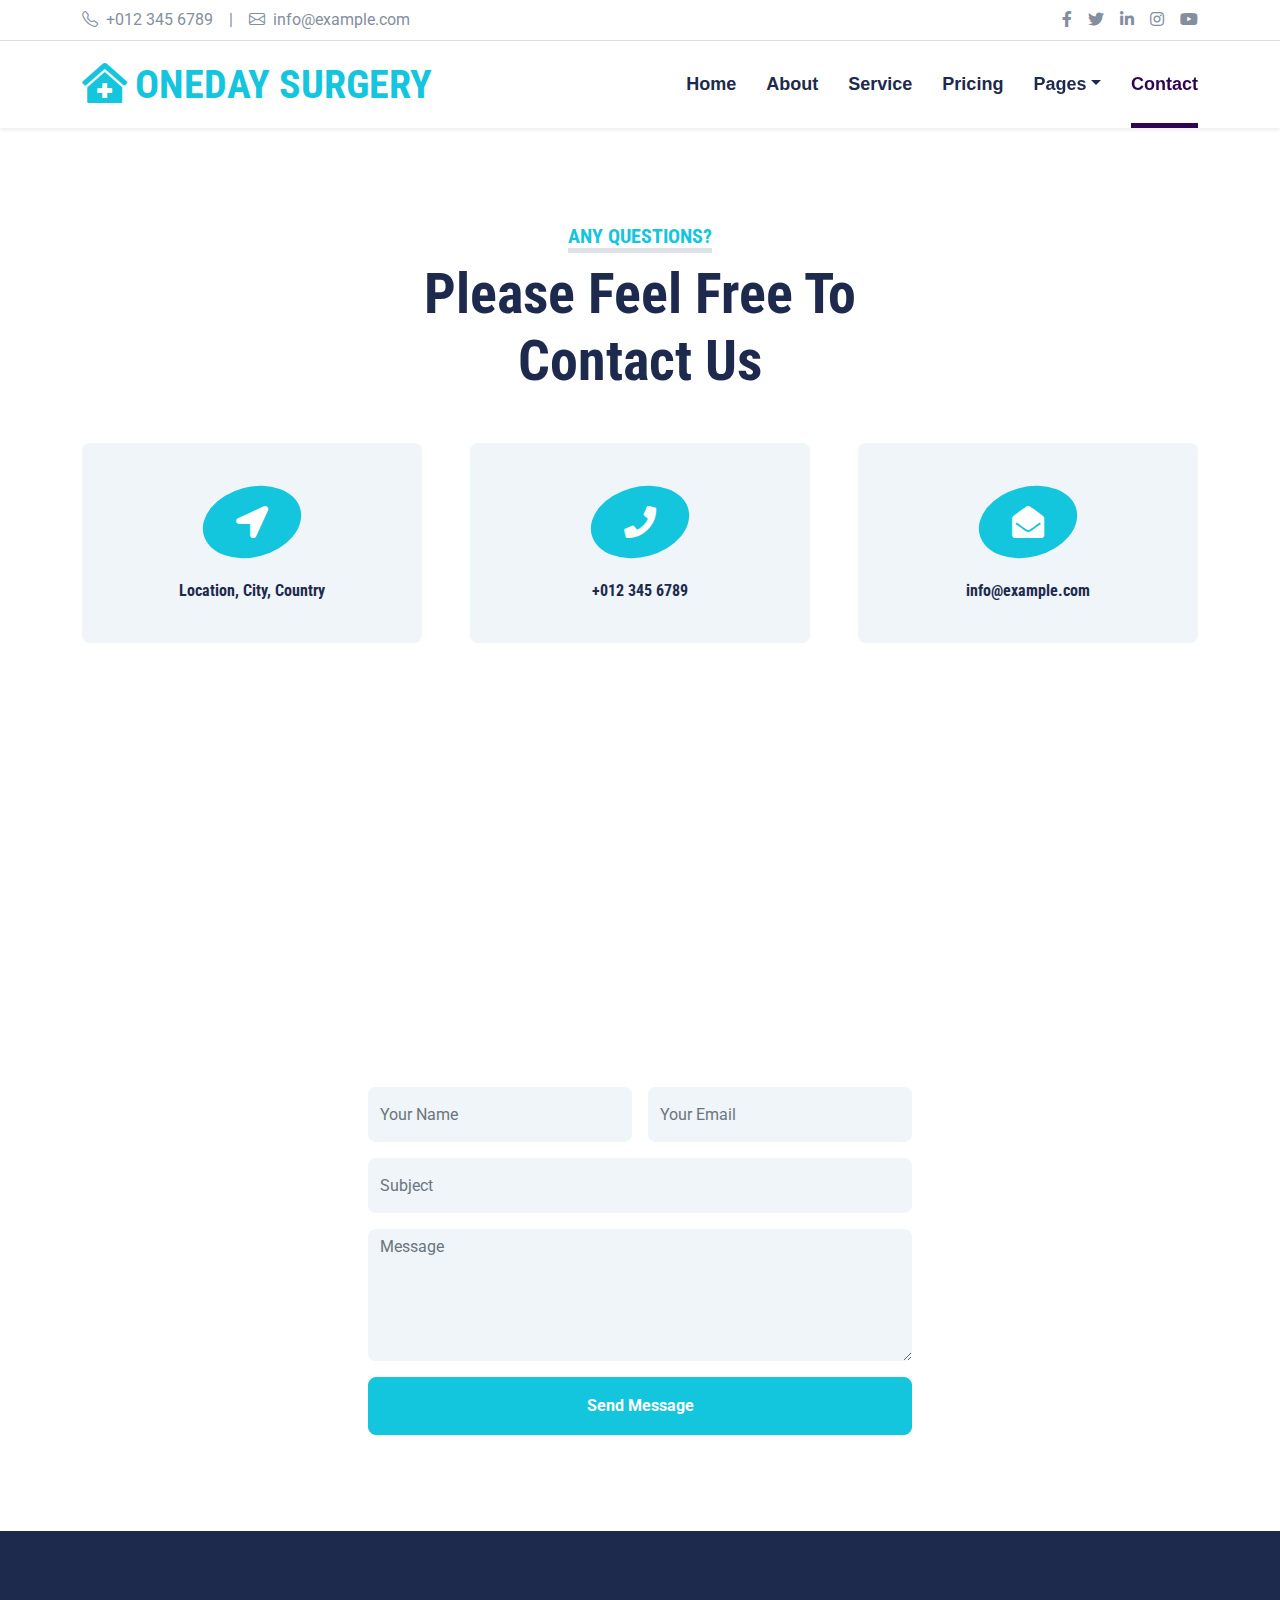
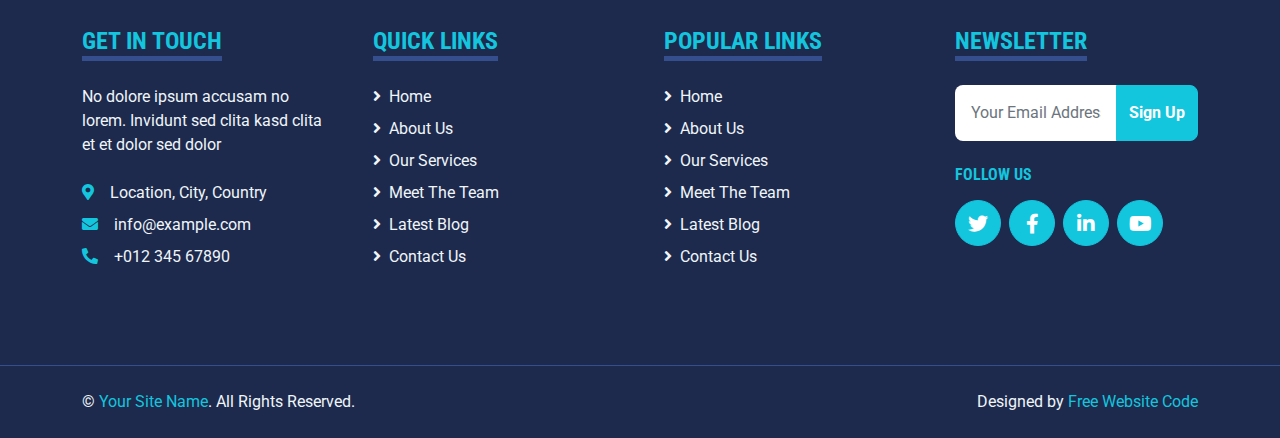
<file: hospital-website-template/contact.html>
<!DOCTYPE html>
<html lang="en">

<head>
    <meta charset="utf-8">
    <title>ONEDAY SURGERY</title>
    <meta content="width=device-width, initial-scale=1.0" name="viewport">
    <meta content="Free HTML Templates" name="keywords">
    <meta content="Free HTML Templates" name="description">

    <!-- Favicon -->
    <link href="img/favicon.ico" rel="icon">

    <!-- Google Web Fonts -->
    <link rel="preconnect" href="https://fonts.gstatic.com">
    <link href="https://fonts.googleapis.com/css2?family=Roboto+Condensed:wght@400;700&family=Roboto:wght@400;700&display=swap" rel="stylesheet">  

    <!-- Icon Font Stylesheet -->
    <link href="https://cdnjs.cloudflare.com/ajax/libs/font-awesome/5.15.0/css/all.min.css" rel="stylesheet">
    <link href="https://cdn.jsdelivr.net/npm/bootstrap-icons@1.4.1/font/bootstrap-icons.css" rel="stylesheet">

    <!-- Libraries Stylesheet -->
    <link href="lib/owlcarousel/assets/owl.carousel.min.css" rel="stylesheet">
    <link href="lib/tempusdominus/css/tempusdominus-bootstrap-4.min.css" rel="stylesheet" />

    <!-- Customized Bootstrap Stylesheet -->
    <link href="css/bootstrap.min.css" rel="stylesheet">

    <!-- Template Stylesheet -->
    <link href="css/style.css" rel="stylesheet">
</head>

<body>
    <!-- Topbar Start -->
    <div class="container-fluid py-2 border-bottom d-none d-lg-block">
        <div class="container">
            <div class="row">
                <div class="col-md-6 text-center text-lg-start mb-2 mb-lg-0">
                    <div class="d-inline-flex align-items-center">
                        <a class="text-decoration-none text-body pe-3" href=""><i class="bi bi-telephone me-2"></i>+012 345 6789</a>
                        <span class="text-body">|</span>
                        <a class="text-decoration-none text-body px-3" href=""><i class="bi bi-envelope me-2"></i>info@example.com</a>
                    </div>
                </div>
                <div class="col-md-6 text-center text-lg-end">
                    <div class="d-inline-flex align-items-center">
                        <a class="text-body px-2" href="https://facebook.com/freewebsitecode/">
                            <i class="fab fa-facebook-f"></i>
                        </a>
                        <a class="text-body px-2" href="https://freewebsitecode.com/">
                            <i class="fab fa-twitter"></i>
                        </a>
                        <a class="text-body px-2" href="https://freewebsitecode.com/">
                            <i class="fab fa-linkedin-in"></i>
                        </a>
                        <a class="text-body px-2" href="https://freewebsitecode.com/">
                            <i class="fab fa-instagram"></i>
                        </a>
                        <a class="text-body ps-2" href="https://youtube.com/freewebsitecode/">
                            <i class="fab fa-youtube"></i>
                        </a>
                    </div>
                </div>
            </div>
        </div>
    </div>
    <!-- Topbar End -->


    <!-- Navbar Start -->
    <div class="container-fluid sticky-top bg-white shadow-sm mb-5">
        <div class="container">
            <nav class="navbar navbar-expand-lg bg-white navbar-light py-3 py-lg-0">
                <a href="index.html" class="navbar-brand">
                    <h1 class="m-0 text-uppercase text-primary"><i class="fa fa-clinic-medical me-2"></i>ONEDAY SURGERY</h1>
                </a>
                <button class="navbar-toggler" type="button" data-bs-toggle="collapse" data-bs-target="#navbarCollapse">
                    <span class="navbar-toggler-icon"></span>
                </button>
                <div class="collapse navbar-collapse" id="navbarCollapse">
                    <div class="navbar-nav ms-auto py-0">
                        <a href="index.html" class="nav-item nav-link">Home</a>
                        <a href="about.html" class="nav-item nav-link">About</a>
                        <a href="service.html" class="nav-item nav-link">Service</a>
                        <a href="price.html" class="nav-item nav-link">Pricing</a>
                        <div class="nav-item dropdown">
                            <a href="#" class="nav-link dropdown-toggle" data-bs-toggle="dropdown">Pages</a>
                            <div class="dropdown-menu m-0">
                                <a href="blog.html" class="dropdown-item">Blog Grid</a>
                                <a href="detail.html" class="dropdown-item">Blog Detail</a>
                                <a href="team.html" class="dropdown-item">The Team</a>
                                <a href="testimonial.html" class="dropdown-item">Testimonial</a>
                                <a href="appointment.html" class="dropdown-item">Appointment</a>
                                <a href="search.html" class="dropdown-item">Search</a>
                            </div>
                        </div>
                        <a href="contact.html" class="nav-item nav-link active">Contact</a>
                    </div>
                </div>
            </nav>
        </div>
    </div>
    <!-- Navbar End -->


    <!-- Contact Start -->
    <div class="container-fluid pt-5">
        <div class="container">
            <div class="text-center mx-auto mb-5" style="max-width: 500px;">
                <h5 class="d-inline-block text-primary text-uppercase border-bottom border-5">Any Questions?</h5>
                <h1 class="display-4">Please Feel Free To Contact Us</h1>
            </div>
            <div class="row g-5 mb-5">
                <div class="col-lg-4">
                    <div class="bg-light rounded d-flex flex-column align-items-center justify-content-center text-center" style="height: 200px;">
                        <div class="d-flex align-items-center justify-content-center bg-primary rounded-circle mb-4" style="width: 100px; height: 70px; transform: rotate(-15deg);">
                            <i class="fa fa-2x fa-location-arrow text-white" style="transform: rotate(15deg);"></i>
                        </div>
                        <h6 class="mb-0">Location, City, Country</h6>
                    </div>
                </div>
                <div class="col-lg-4">
                    <div class="bg-light rounded d-flex flex-column align-items-center justify-content-center text-center" style="height: 200px;">
                        <div class="d-flex align-items-center justify-content-center bg-primary rounded-circle mb-4" style="width: 100px; height: 70px; transform: rotate(-15deg);">
                            <i class="fa fa-2x fa-phone text-white" style="transform: rotate(15deg);"></i>
                        </div>
                        <h6 class="mb-0">+012 345 6789</h6>
                    </div>
                </div>
                <div class="col-lg-4">
                    <div class="bg-light rounded d-flex flex-column align-items-center justify-content-center text-center" style="height: 200px;">
                        <div class="d-flex align-items-center justify-content-center bg-primary rounded-circle mb-4" style="width: 100px; height: 70px; transform: rotate(-15deg);">
                            <i class="fa fa-2x fa-envelope-open text-white" style="transform: rotate(15deg);"></i>
                        </div>
                        <h6 class="mb-0">info@example.com</h6>
                    </div>
                </div>
            </div>
            <div class="row">
                <div class="col-12" style="height: 500px;">
                    <div class="position-relative h-100">
                        <iframe class="position-relative w-100 h-100"
                            src="https://www.google.com/maps/embed?pb=!1m18!1m12!1m3!1d3001156.4288297426!2d-78.01371936852176!3d42.72876761954724!2m3!1f0!2f0!3f0!3m2!1i1024!2i768!4f13.1!3m3!1m2!1s0x4ccc4bf0f123a5a9%3A0xddcfc6c1de189567!2sNew%20York%2C%20USA!5e0!3m2!1sen!2sbd!4v1603794290143!5m2!1sen!2sbd"
                            frameborder="0" style="border:0;" allowfullscreen="" aria-hidden="false"
                            tabindex="0"></iframe>
                    </div>
                </div>
            </div>
            <div class="row justify-content-center position-relative" style="margin-top: -200px; z-index: 1;">
                <div class="col-lg-8">
                    <div class="bg-white rounded p-5 m-5 mb-0">
                        <form>
                            <div class="row g-3">
                                <div class="col-12 col-sm-6">
                                    <input type="text" class="form-control bg-light border-0" placeholder="Your Name" style="height: 55px;">
                                </div>
                                <div class="col-12 col-sm-6">
                                    <input type="email" class="form-control bg-light border-0" placeholder="Your Email" style="height: 55px;">
                                </div>
                                <div class="col-12">
                                    <input type="text" class="form-control bg-light border-0" placeholder="Subject" style="height: 55px;">
                                </div>
                                <div class="col-12">
                                    <textarea class="form-control bg-light border-0" rows="5" placeholder="Message"></textarea>
                                </div>
                                <div class="col-12">
                                    <button class="btn btn-primary w-100 py-3" type="submit">Send Message</button>
                                </div>
                            </div>
                        </form>
                    </div>
                </div>
            </div>
        </div>
    </div>
    <!-- Contact End -->


    <!-- Footer Start -->
    <div class="container-fluid bg-dark text-light mt-5 py-5">
        <div class="container py-5">
            <div class="row g-5">
                <div class="col-lg-3 col-md-6">
                    <h4 class="d-inline-block text-primary text-uppercase border-bottom border-5 border-secondary mb-4">Get In Touch</h4>
                    <p class="mb-4">No dolore ipsum accusam no lorem. Invidunt sed clita kasd clita et et dolor sed dolor</p>
                    <p class="mb-2"><i class="fa fa-map-marker-alt text-primary me-3"></i>Location, City, Country</p>
                    <p class="mb-2"><i class="fa fa-envelope text-primary me-3"></i>info@example.com</p>
                    <p class="mb-0"><i class="fa fa-phone-alt text-primary me-3"></i>+012 345 67890</p>
                </div>
                <div class="col-lg-3 col-md-6">
                    <h4 class="d-inline-block text-primary text-uppercase border-bottom border-5 border-secondary mb-4">Quick Links</h4>
                    <div class="d-flex flex-column justify-content-start">
                        <a class="text-light mb-2" href="#"><i class="fa fa-angle-right me-2"></i>Home</a>
                        <a class="text-light mb-2" href="#"><i class="fa fa-angle-right me-2"></i>About Us</a>
                        <a class="text-light mb-2" href="#"><i class="fa fa-angle-right me-2"></i>Our Services</a>
                        <a class="text-light mb-2" href="#"><i class="fa fa-angle-right me-2"></i>Meet The Team</a>
                        <a class="text-light mb-2" href="#"><i class="fa fa-angle-right me-2"></i>Latest Blog</a>
                        <a class="text-light" href="#"><i class="fa fa-angle-right me-2"></i>Contact Us</a>
                    </div>
                </div>
                <div class="col-lg-3 col-md-6">
                    <h4 class="d-inline-block text-primary text-uppercase border-bottom border-5 border-secondary mb-4">Popular Links</h4>
                    <div class="d-flex flex-column justify-content-start">
                        <a class="text-light mb-2" href="#"><i class="fa fa-angle-right me-2"></i>Home</a>
                        <a class="text-light mb-2" href="#"><i class="fa fa-angle-right me-2"></i>About Us</a>
                        <a class="text-light mb-2" href="#"><i class="fa fa-angle-right me-2"></i>Our Services</a>
                        <a class="text-light mb-2" href="#"><i class="fa fa-angle-right me-2"></i>Meet The Team</a>
                        <a class="text-light mb-2" href="#"><i class="fa fa-angle-right me-2"></i>Latest Blog</a>
                        <a class="text-light" href="#"><i class="fa fa-angle-right me-2"></i>Contact Us</a>
                    </div>
                </div>
                <div class="col-lg-3 col-md-6">
                    <h4 class="d-inline-block text-primary text-uppercase border-bottom border-5 border-secondary mb-4">Newsletter</h4>
                    <form action="">
                        <div class="input-group">
                            <input type="text" class="form-control p-3 border-0" placeholder="Your Email Address">
                            <button class="btn btn-primary">Sign Up</button>
                        </div>
                    </form>
                    <h6 class="text-primary text-uppercase mt-4 mb-3">Follow Us</h6>
                    <div class="d-flex">
                        <a class="btn btn-lg btn-primary btn-lg-square rounded-circle me-2" href="https://freewebsitecode.com/"><i class="fab fa-twitter"></i></a>
                        <a class="btn btn-lg btn-primary btn-lg-square rounded-circle me-2" href="https://facebook.com/freewebsitecode/"><i class="fab fa-facebook-f"></i></a>
                        <a class="btn btn-lg btn-primary btn-lg-square rounded-circle me-2" href="https://freewebsitecode.com/"><i class="fab fa-linkedin-in"></i></a>
                        <a class="btn btn-lg btn-primary btn-lg-square rounded-circle" href="https://youtube.com/freewebsitecode/"><i class="fab fa-youtube"></i></a>
                    </div>
                </div>
            </div>
        </div>
    </div>
    <div class="container-fluid bg-dark text-light border-top border-secondary py-4">
        <div class="container">
            <div class="row g-5">
                <div class="col-md-6 text-center text-md-start">
                    <p class="mb-md-0">&copy; <a class="text-primary" href="#">Your Site Name</a>. All Rights Reserved.</p>
                </div>
                <div class="col-md-6 text-center text-md-end">
                    <p class="mb-0">Designed by <a class="text-primary" href="https://freewebsitecode.com">Free Website Code</a></p>
                </div>
            </div>
        </div>
    </div>
    <!-- Footer End -->


    <!-- Back to Top -->
    <a href="#" class="btn btn-lg btn-primary btn-lg-square back-to-top"><i class="bi bi-arrow-up"></i></a>


    <!-- JavaScript Libraries -->
    <script src="https://code.jquery.com/jquery-3.4.1.min.js"></script>
    <script src="https://cdn.jsdelivr.net/npm/bootstrap@5.0.0/dist/js/bootstrap.bundle.min.js"></script>
    <script src="lib/easing/easing.min.js"></script>
    <script src="lib/waypoints/waypoints.min.js"></script>
    <script src="lib/owlcarousel/owl.carousel.min.js"></script>
    <script src="lib/tempusdominus/js/moment.min.js"></script>
    <script src="lib/tempusdominus/js/moment-timezone.min.js"></script>
    <script src="lib/tempusdominus/js/tempusdominus-bootstrap-4.min.js"></script>

    <!-- Template Javascript -->
    <script src="js/main.js"></script>
</body>

</html>
</file>
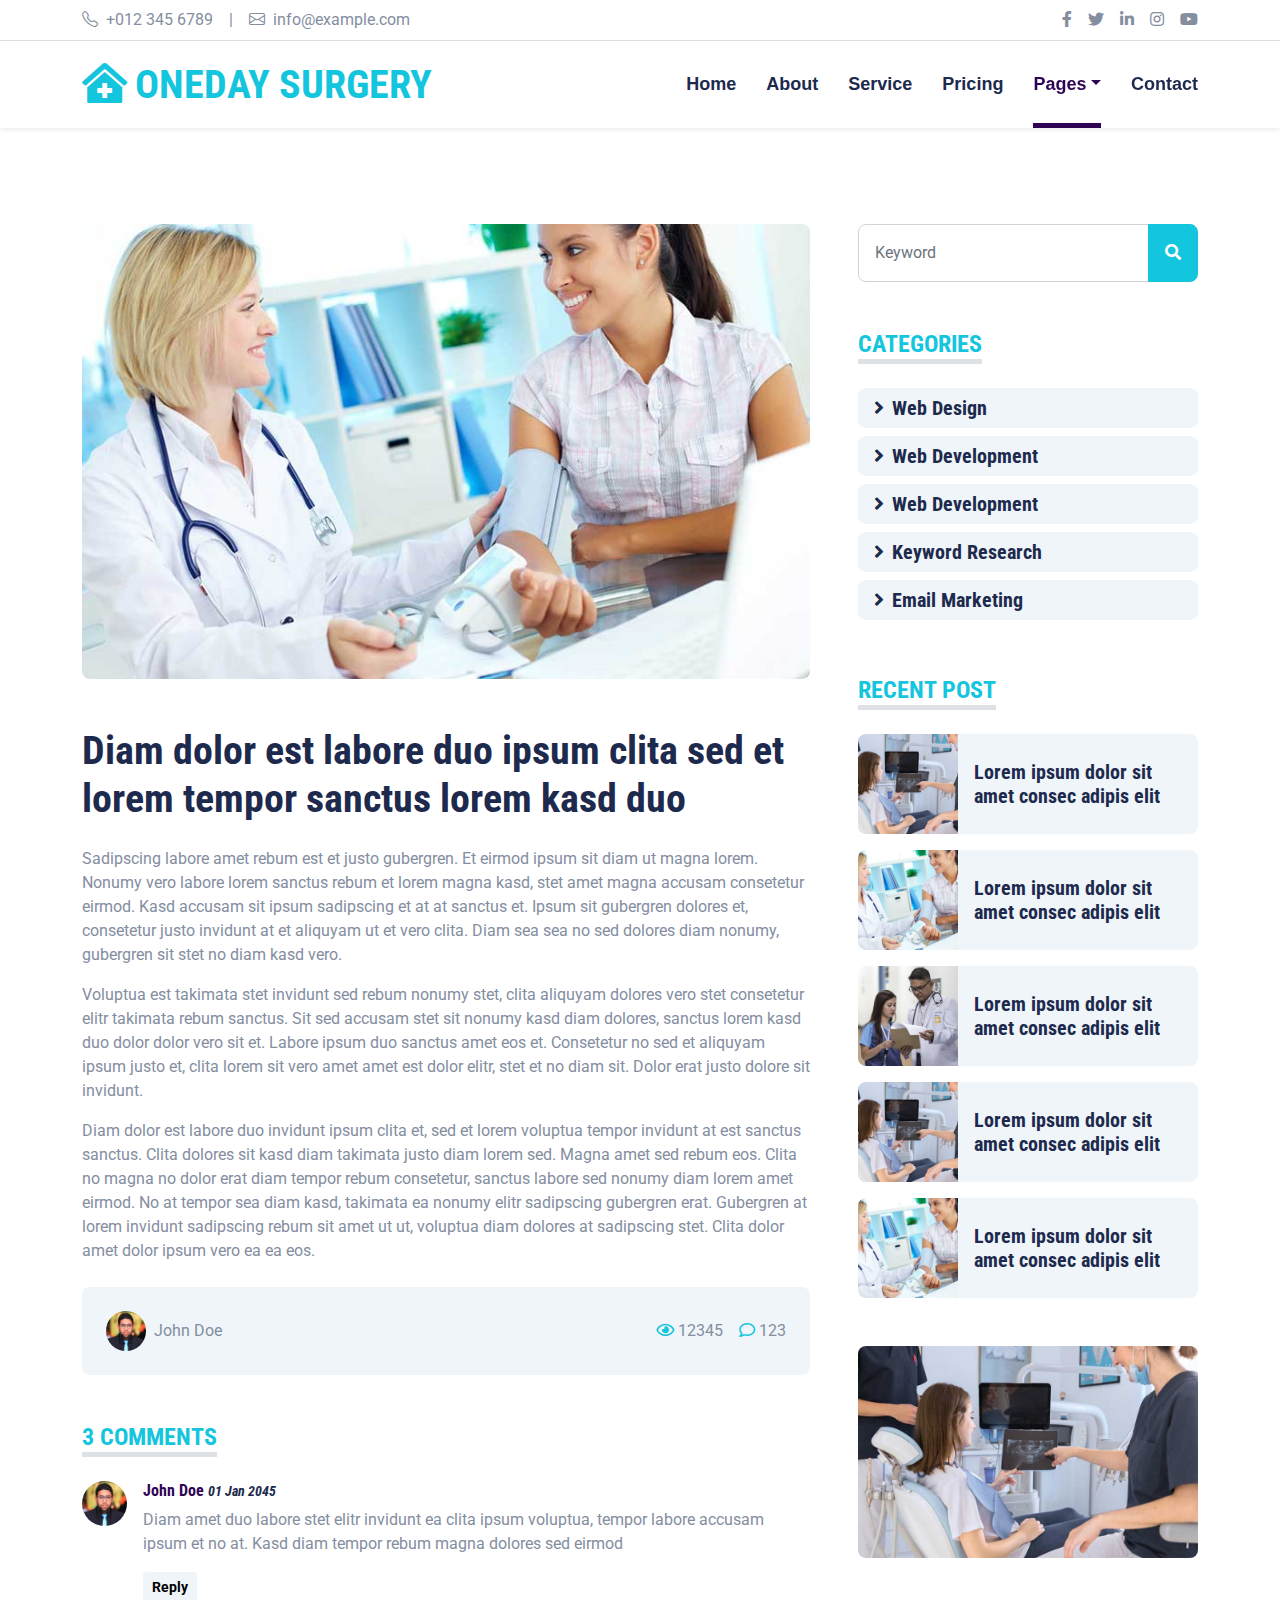
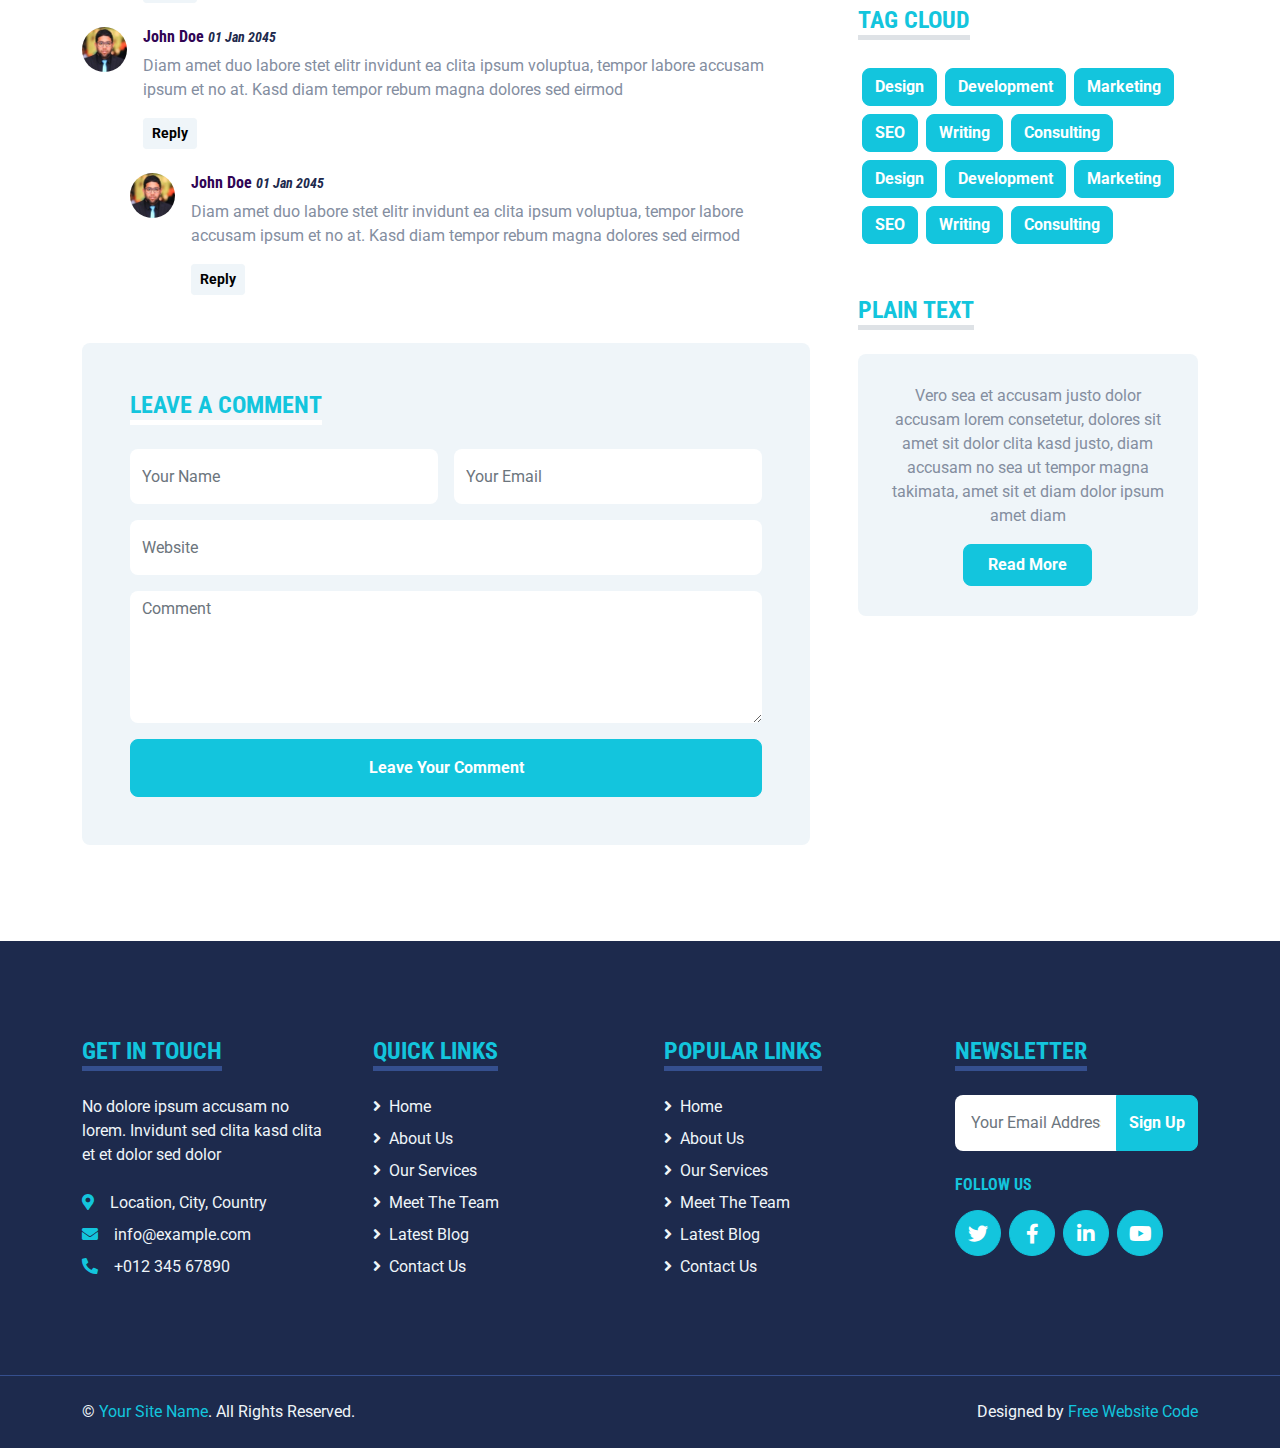
<file: hospital-website-template/detail.html>
<!DOCTYPE html>
<html lang="en">

<head>
    <meta charset="utf-8">
    <title>ONEDAY</title>
    <meta content="width=device-width, initial-scale=1.0" name="viewport">
    <meta content="Free HTML Templates" name="keywords">
    <meta content="Free HTML Templates" name="description">

    <!-- Favicon -->
    <link href="img/favicon.ico" rel="icon">

    <!-- Google Web Fonts -->
    <link rel="preconnect" href="https://fonts.gstatic.com">
    <link href="https://fonts.googleapis.com/css2?family=Roboto+Condensed:wght@400;700&family=Roboto:wght@400;700&display=swap" rel="stylesheet">  

    <!-- Icon Font Stylesheet -->
    <link href="https://cdnjs.cloudflare.com/ajax/libs/font-awesome/5.15.0/css/all.min.css" rel="stylesheet">
    <link href="https://cdn.jsdelivr.net/npm/bootstrap-icons@1.4.1/font/bootstrap-icons.css" rel="stylesheet">

    <!-- Libraries Stylesheet -->
    <link href="lib/owlcarousel/assets/owl.carousel.min.css" rel="stylesheet">
    <link href="lib/tempusdominus/css/tempusdominus-bootstrap-4.min.css" rel="stylesheet" />

    <!-- Customized Bootstrap Stylesheet -->
    <link href="css/bootstrap.min.css" rel="stylesheet">

    <!-- Template Stylesheet -->
    <link href="css/style.css" rel="stylesheet">
</head>

<body>
    <!-- Topbar Start -->
    <div class="container-fluid py-2 border-bottom d-none d-lg-block">
        <div class="container">
            <div class="row">
                <div class="col-md-6 text-center text-lg-start mb-2 mb-lg-0">
                    <div class="d-inline-flex align-items-center">
                        <a class="text-decoration-none text-body pe-3" href=""><i class="bi bi-telephone me-2"></i>+012 345 6789</a>
                        <span class="text-body">|</span>
                        <a class="text-decoration-none text-body px-3" href=""><i class="bi bi-envelope me-2"></i>info@example.com</a>
                    </div>
                </div>
                <div class="col-md-6 text-center text-lg-end">
                    <div class="d-inline-flex align-items-center">
                        <a class="text-body px-2" href="https://facebook.com/freewebsitecode/">
                            <i class="fab fa-facebook-f"></i>
                        </a>
                        <a class="text-body px-2" href="https://freewebsitecode.com/">
                            <i class="fab fa-twitter"></i>
                        </a>
                        <a class="text-body px-2" href="https://freewebsitecode.com/">
                            <i class="fab fa-linkedin-in"></i>
                        </a>
                        <a class="text-body px-2" href="https://freewebsitecode.com/">
                            <i class="fab fa-instagram"></i>
                        </a>
                        <a class="text-body ps-2" href="https://youtube.com/freewebsitecode/">
                            <i class="fab fa-youtube"></i>
                        </a>
                    </div>
                </div>
            </div>
        </div>
    </div>
    <!-- Topbar End -->


    <!-- Navbar Start -->
    <div class="container-fluid sticky-top bg-white shadow-sm mb-5">
        <div class="container">
            <nav class="navbar navbar-expand-lg bg-white navbar-light py-3 py-lg-0">
                <a href="index.html" class="navbar-brand">
                    <h1 class="m-0 text-uppercase text-primary"><i class="fa fa-clinic-medical me-2"></i>ONEDAY SURGERY</h1>
                </a>
                <button class="navbar-toggler" type="button" data-bs-toggle="collapse" data-bs-target="#navbarCollapse">
                    <span class="navbar-toggler-icon"></span>
                </button>
                <div class="collapse navbar-collapse" id="navbarCollapse">
                    <div class="navbar-nav ms-auto py-0">
                        <a href="index.html" class="nav-item nav-link">Home</a>
                        <a href="about.html" class="nav-item nav-link">About</a>
                        <a href="service.html" class="nav-item nav-link">Service</a>
                        <a href="price.html" class="nav-item nav-link">Pricing</a>
                        <div class="nav-item dropdown">
                            <a href="#" class="nav-link dropdown-toggle active" data-bs-toggle="dropdown">Pages</a>
                            <div class="dropdown-menu m-0">
                                <a href="blog.html" class="dropdown-item">Blog Grid</a>
                                <a href="detail.html" class="dropdown-item active">Blog Detail</a>
                                <a href="team.html" class="dropdown-item">The Team</a>
                                <a href="testimonial.html" class="dropdown-item">Testimonial</a>
                                <a href="appointment.html" class="dropdown-item">Appointment</a>
                                <a href="search.html" class="dropdown-item">Search</a>
                            </div>
                        </div>
                        <a href="contact.html" class="nav-item nav-link">Contact</a>
                    </div>
                </div>
            </nav>
        </div>
    </div>
    <!-- Navbar End -->


    <!-- Blog Start -->
    <div class="container py-5">
        <div class="row g-5">
            <div class="col-lg-8">
                <!-- Blog Detail Start -->
                <div class="mb-5">
                    <img class="img-fluid w-100 rounded mb-5" src="img/blog-2.jpg" alt="">
                    <h1 class="mb-4">Diam dolor est labore duo ipsum clita sed et lorem tempor sanctus lorem kasd duo</h1>
                    <p>Sadipscing labore amet rebum est et justo gubergren. Et eirmod ipsum sit diam ut
                        magna lorem. Nonumy vero labore lorem sanctus rebum et lorem magna kasd, stet
                        amet magna accusam consetetur eirmod. Kasd accusam sit ipsum sadipscing et at at
                        sanctus et. Ipsum sit gubergren dolores et, consetetur justo invidunt at et
                        aliquyam ut et vero clita. Diam sea sea no sed dolores diam nonumy, gubergren
                        sit stet no diam kasd vero.</p>
                    <p>Voluptua est takimata stet invidunt sed rebum nonumy stet, clita aliquyam dolores
                        vero stet consetetur elitr takimata rebum sanctus. Sit sed accusam stet sit
                        nonumy kasd diam dolores, sanctus lorem kasd duo dolor dolor vero sit et. Labore
                        ipsum duo sanctus amet eos et. Consetetur no sed et aliquyam ipsum justo et,
                        clita lorem sit vero amet amet est dolor elitr, stet et no diam sit. Dolor erat
                        justo dolore sit invidunt.</p>
                    <p>Diam dolor est labore duo invidunt ipsum clita et, sed et lorem voluptua tempor
                        invidunt at est sanctus sanctus. Clita dolores sit kasd diam takimata justo diam
                        lorem sed. Magna amet sed rebum eos. Clita no magna no dolor erat diam tempor
                        rebum consetetur, sanctus labore sed nonumy diam lorem amet eirmod. No at tempor
                        sea diam kasd, takimata ea nonumy elitr sadipscing gubergren erat. Gubergren at
                        lorem invidunt sadipscing rebum sit amet ut ut, voluptua diam dolores at
                        sadipscing stet. Clita dolor amet dolor ipsum vero ea ea eos.</p>
                    <div class="d-flex justify-content-between bg-light rounded p-4 mt-4 mb-4">
                        <div class="d-flex align-items-center">
                            <img class="rounded-circle me-2" src="img/user.jpg" width="40" height="40" alt="">
                            <span>John Doe</span>
                        </div>
                        <div class="d-flex align-items-center">
                            <span class="ms-3"><i class="far fa-eye text-primary me-1"></i>12345</span>
                            <span class="ms-3"><i class="far fa-comment text-primary me-1"></i>123</span>
                        </div>
                    </div>
                </div>
                <!-- Blog Detail End -->

                <!-- Comment List Start -->
                <div class="mb-5">
                    <h4 class="d-inline-block text-primary text-uppercase border-bottom border-5 mb-4">3 Comments</h4>
                    <div class="d-flex mb-4">
                        <img src="img/user.jpg" class="img-fluid rounded-circle" style="width: 45px; height: 45px;">
                        <div class="ps-3">
                            <h6><a href="">John Doe</a> <small><i>01 Jan 2045</i></small></h6>
                            <p>Diam amet duo labore stet elitr invidunt ea clita ipsum voluptua, tempor labore
                                accusam ipsum et no at. Kasd diam tempor rebum magna dolores sed eirmod</p>
                            <button class="btn btn-sm btn-light">Reply</button>
                        </div>
                    </div>
                    <div class="d-flex mb-4">
                        <img src="img/user.jpg" class="img-fluid rounded-circle" style="width: 45px; height: 45px;">
                        <div class="ps-3">
                            <h6><a href="">John Doe</a> <small><i>01 Jan 2045</i></small></h6>
                            <p>Diam amet duo labore stet elitr invidunt ea clita ipsum voluptua, tempor labore
                                accusam ipsum et no at. Kasd diam tempor rebum magna dolores sed eirmod</p>
                            <button class="btn btn-sm btn-light">Reply</button>
                        </div>
                    </div>
                    <div class="d-flex ms-5 mb-4">
                        <img src="img/user.jpg" class="img-fluid rounded-circle" style="width: 45px; height: 45px;">
                        <div class="ps-3">
                            <h6><a href="">John Doe</a> <small><i>01 Jan 2045</i></small></h6>
                            <p>Diam amet duo labore stet elitr invidunt ea clita ipsum voluptua, tempor labore
                                accusam ipsum et no at. Kasd diam tempor rebum magna dolores sed eirmod</p>
                            <button class="btn btn-sm btn-light">Reply</button>
                        </div>
                    </div>
                </div>
                <!-- Comment List End -->

                <!-- Comment Form Start -->
                <div class="bg-light rounded p-5">
                    <h4 class="d-inline-block text-primary text-uppercase border-bottom border-5 border-white mb-4">Leave a comment</h4>
                    <form>
                        <div class="row g-3">
                            <div class="col-12 col-sm-6">
                                <input type="text" class="form-control bg-white border-0" placeholder="Your Name" style="height: 55px;">
                            </div>
                            <div class="col-12 col-sm-6">
                                <input type="email" class="form-control bg-white border-0" placeholder="Your Email" style="height: 55px;">
                            </div>
                            <div class="col-12">
                                <input type="text" class="form-control bg-white border-0" placeholder="Website" style="height: 55px;">
                            </div>
                            <div class="col-12">
                                <textarea class="form-control bg-white border-0" rows="5" placeholder="Comment"></textarea>
                            </div>
                            <div class="col-12">
                                <button class="btn btn-primary w-100 py-3" type="submit">Leave Your Comment</button>
                            </div>
                        </div>
                    </form>
                </div>
                <!-- Comment Form End -->
            </div>

            <!-- Sidebar Start -->
            <div class="col-lg-4">
                <!-- Search Form Start -->
                <div class="mb-5">
                    <div class="input-group">
                        <input type="text" class="form-control p-3" placeholder="Keyword">
                        <button class="btn btn-primary px-3"><i class="fa fa-search"></i></button>
                    </div>
                </div>
                <!-- Search Form End -->

                <!-- Category Start -->
                <div class="mb-5">
                    <h4 class="d-inline-block text-primary text-uppercase border-bottom border-5 mb-4">Categories</h4>
                    <div class="d-flex flex-column justify-content-start">
                        <a class="h5 bg-light rounded py-2 px-3 mb-2" href="#"><i class="fa fa-angle-right me-2"></i>Web Design</a>
                        <a class="h5 bg-light rounded py-2 px-3 mb-2" href="#"><i class="fa fa-angle-right me-2"></i>Web Development</a>
                        <a class="h5 bg-light rounded py-2 px-3 mb-2" href="#"><i class="fa fa-angle-right me-2"></i>Web Development</a>
                        <a class="h5 bg-light rounded py-2 px-3 mb-2" href="#"><i class="fa fa-angle-right me-2"></i>Keyword Research</a>
                        <a class="h5 bg-light rounded py-2 px-3 mb-2" href="#"><i class="fa fa-angle-right me-2"></i>Email Marketing</a>
                    </div>
                </div>
                <!-- Category End -->

                <!-- Recent Post Start -->
                <div class="mb-5">
                    <h4 class="d-inline-block text-primary text-uppercase border-bottom border-5 mb-4">Recent Post</h4>
                    <div class="d-flex rounded overflow-hidden mb-3">
                        <img class="img-fluid" src="img/blog-1.jpg" style="width: 100px; height: 100px; object-fit: cover;" alt="">
                        <a href="" class="h5 d-flex align-items-center bg-light px-3 mb-0">Lorem ipsum dolor sit amet consec adipis elit
                        </a>
                    </div>
                    <div class="d-flex rounded overflow-hidden mb-3">
                        <img class="img-fluid" src="img/blog-2.jpg" style="width: 100px; height: 100px; object-fit: cover;" alt="">
                        <a href="" class="h5 d-flex align-items-center bg-light px-3 mb-0">Lorem ipsum dolor sit amet consec adipis elit
                        </a>
                    </div>
                    <div class="d-flex rounded overflow-hidden mb-3">
                        <img class="img-fluid" src="img/blog-3.jpg" style="width: 100px; height: 100px; object-fit: cover;" alt="">
                        <a href="" class="h5 d-flex align-items-center bg-light px-3 mb-0">Lorem ipsum dolor sit amet consec adipis elit
                        </a>
                    </div>
                    <div class="d-flex rounded overflow-hidden mb-3">
                        <img class="img-fluid" src="img/blog-1.jpg" style="width: 100px; height: 100px; object-fit: cover;" alt="">
                        <a href="" class="h5 d-flex align-items-center bg-light px-3 mb-0">Lorem ipsum dolor sit amet consec adipis elit
                        </a>
                    </div>
                    <div class="d-flex rounded overflow-hidden mb-3">
                        <img class="img-fluid" src="img/blog-2.jpg" style="width: 100px; height: 100px; object-fit: cover;" alt="">
                        <a href="" class="h5 d-flex align-items-center bg-light px-3 mb-0">Lorem ipsum dolor sit amet consec adipis elit
                        </a>
                    </div>
                </div>
                <!-- Recent Post End -->

                <!-- Image Start -->
                <div class="mb-5">
                    <img src="img/blog-1.jpg" alt="" class="img-fluid rounded">
                </div>
                <!-- Image End -->

                <!-- Tags Start -->
                <div class="mb-5">
                    <h4 class="d-inline-block text-primary text-uppercase border-bottom border-5 mb-4">Tag Cloud</h4>
                    <div class="d-flex flex-wrap m-n1">
                        <a href="" class="btn btn-primary m-1">Design</a>
                        <a href="" class="btn btn-primary m-1">Development</a>
                        <a href="" class="btn btn-primary m-1">Marketing</a>
                        <a href="" class="btn btn-primary m-1">SEO</a>
                        <a href="" class="btn btn-primary m-1">Writing</a>
                        <a href="" class="btn btn-primary m-1">Consulting</a>
                        <a href="" class="btn btn-primary m-1">Design</a>
                        <a href="" class="btn btn-primary m-1">Development</a>
                        <a href="" class="btn btn-primary m-1">Marketing</a>
                        <a href="" class="btn btn-primary m-1">SEO</a>
                        <a href="" class="btn btn-primary m-1">Writing</a>
                        <a href="" class="btn btn-primary m-1">Consulting</a>
                    </div>
                </div>
                <!-- Tags End -->

                <!-- Plain Text Start -->
                <div>
                    <h4 class="d-inline-block text-primary text-uppercase border-bottom border-5 mb-4">Plain Text</h4>
                    <div class="bg-light rounded text-center" style="padding: 30px;">
                        <p>Vero sea et accusam justo dolor accusam lorem consetetur, dolores sit amet sit dolor clita kasd justo, diam accusam no sea ut tempor magna takimata, amet sit et diam dolor ipsum amet diam</p>
                        <a href="" class="btn btn-primary py-2 px-4">Read More</a>
                    </div>
                </div>
                <!-- Plain Text End -->
            </div>
            <!-- Sidebar End -->
        </div>
    </div>
    <!-- Blog End -->


    <!-- Footer Start -->
    <div class="container-fluid bg-dark text-light mt-5 py-5">
        <div class="container py-5">
            <div class="row g-5">
                <div class="col-lg-3 col-md-6">
                    <h4 class="d-inline-block text-primary text-uppercase border-bottom border-5 border-secondary mb-4">Get In Touch</h4>
                    <p class="mb-4">No dolore ipsum accusam no lorem. Invidunt sed clita kasd clita et et dolor sed dolor</p>
                    <p class="mb-2"><i class="fa fa-map-marker-alt text-primary me-3"></i>Location, City, Country</p>
                    <p class="mb-2"><i class="fa fa-envelope text-primary me-3"></i>info@example.com</p>
                    <p class="mb-0"><i class="fa fa-phone-alt text-primary me-3"></i>+012 345 67890</p>
                </div>
                <div class="col-lg-3 col-md-6">
                    <h4 class="d-inline-block text-primary text-uppercase border-bottom border-5 border-secondary mb-4">Quick Links</h4>
                    <div class="d-flex flex-column justify-content-start">
                        <a class="text-light mb-2" href="#"><i class="fa fa-angle-right me-2"></i>Home</a>
                        <a class="text-light mb-2" href="#"><i class="fa fa-angle-right me-2"></i>About Us</a>
                        <a class="text-light mb-2" href="#"><i class="fa fa-angle-right me-2"></i>Our Services</a>
                        <a class="text-light mb-2" href="#"><i class="fa fa-angle-right me-2"></i>Meet The Team</a>
                        <a class="text-light mb-2" href="#"><i class="fa fa-angle-right me-2"></i>Latest Blog</a>
                        <a class="text-light" href="#"><i class="fa fa-angle-right me-2"></i>Contact Us</a>
                    </div>
                </div>
                <div class="col-lg-3 col-md-6">
                    <h4 class="d-inline-block text-primary text-uppercase border-bottom border-5 border-secondary mb-4">Popular Links</h4>
                    <div class="d-flex flex-column justify-content-start">
                        <a class="text-light mb-2" href="#"><i class="fa fa-angle-right me-2"></i>Home</a>
                        <a class="text-light mb-2" href="#"><i class="fa fa-angle-right me-2"></i>About Us</a>
                        <a class="text-light mb-2" href="#"><i class="fa fa-angle-right me-2"></i>Our Services</a>
                        <a class="text-light mb-2" href="#"><i class="fa fa-angle-right me-2"></i>Meet The Team</a>
                        <a class="text-light mb-2" href="#"><i class="fa fa-angle-right me-2"></i>Latest Blog</a>
                        <a class="text-light" href="#"><i class="fa fa-angle-right me-2"></i>Contact Us</a>
                    </div>
                </div>
                <div class="col-lg-3 col-md-6">
                    <h4 class="d-inline-block text-primary text-uppercase border-bottom border-5 border-secondary mb-4">Newsletter</h4>
                    <form action="">
                        <div class="input-group">
                            <input type="text" class="form-control p-3 border-0" placeholder="Your Email Address">
                            <button class="btn btn-primary">Sign Up</button>
                        </div>
                    </form>
                    <h6 class="text-primary text-uppercase mt-4 mb-3">Follow Us</h6>
                    <div class="d-flex">
                        <a class="btn btn-lg btn-primary btn-lg-square rounded-circle me-2" href="https://freewebsitecode.com/"><i class="fab fa-twitter"></i></a>
                        <a class="btn btn-lg btn-primary btn-lg-square rounded-circle me-2" href="https://facebook.com/freewebsitecode/"><i class="fab fa-facebook-f"></i></a>
                        <a class="btn btn-lg btn-primary btn-lg-square rounded-circle me-2" href="https://freewebsitecode.com/"><i class="fab fa-linkedin-in"></i></a>
                        <a class="btn btn-lg btn-primary btn-lg-square rounded-circle" href="https://youtube.com/freewebsitecode/"><i class="fab fa-youtube"></i></a>
                    </div>
                </div>
            </div>
        </div>
    </div>
    <div class="container-fluid bg-dark text-light border-top border-secondary py-4">
        <div class="container">
            <div class="row g-5">
                <div class="col-md-6 text-center text-md-start">
                    <p class="mb-md-0">&copy; <a class="text-primary" href="#">Your Site Name</a>. All Rights Reserved.</p>
                </div>
                <div class="col-md-6 text-center text-md-end">
                    <p class="mb-0">Designed by <a class="text-primary" href="https://freewebsitecode.com">Free Website Code</a></p>
                </div>
            </div>
        </div>
    </div>
    <!-- Footer End -->


    <!-- Back to Top -->
    <a href="#" class="btn btn-lg btn-primary btn-lg-square back-to-top"><i class="bi bi-arrow-up"></i></a>


    <!-- JavaScript Libraries -->
    <script src="https://code.jquery.com/jquery-3.4.1.min.js"></script>
    <script src="https://cdn.jsdelivr.net/npm/bootstrap@5.0.0/dist/js/bootstrap.bundle.min.js"></script>
    <script src="lib/easing/easing.min.js"></script>
    <script src="lib/waypoints/waypoints.min.js"></script>
    <script src="lib/owlcarousel/owl.carousel.min.js"></script>
    <script src="lib/tempusdominus/js/moment.min.js"></script>
    <script src="lib/tempusdominus/js/moment-timezone.min.js"></script>
    <script src="lib/tempusdominus/js/tempusdominus-bootstrap-4.min.js"></script>

    <!-- Template Javascript -->
    <script src="js/main.js"></script>
</body>

</html>
</file>
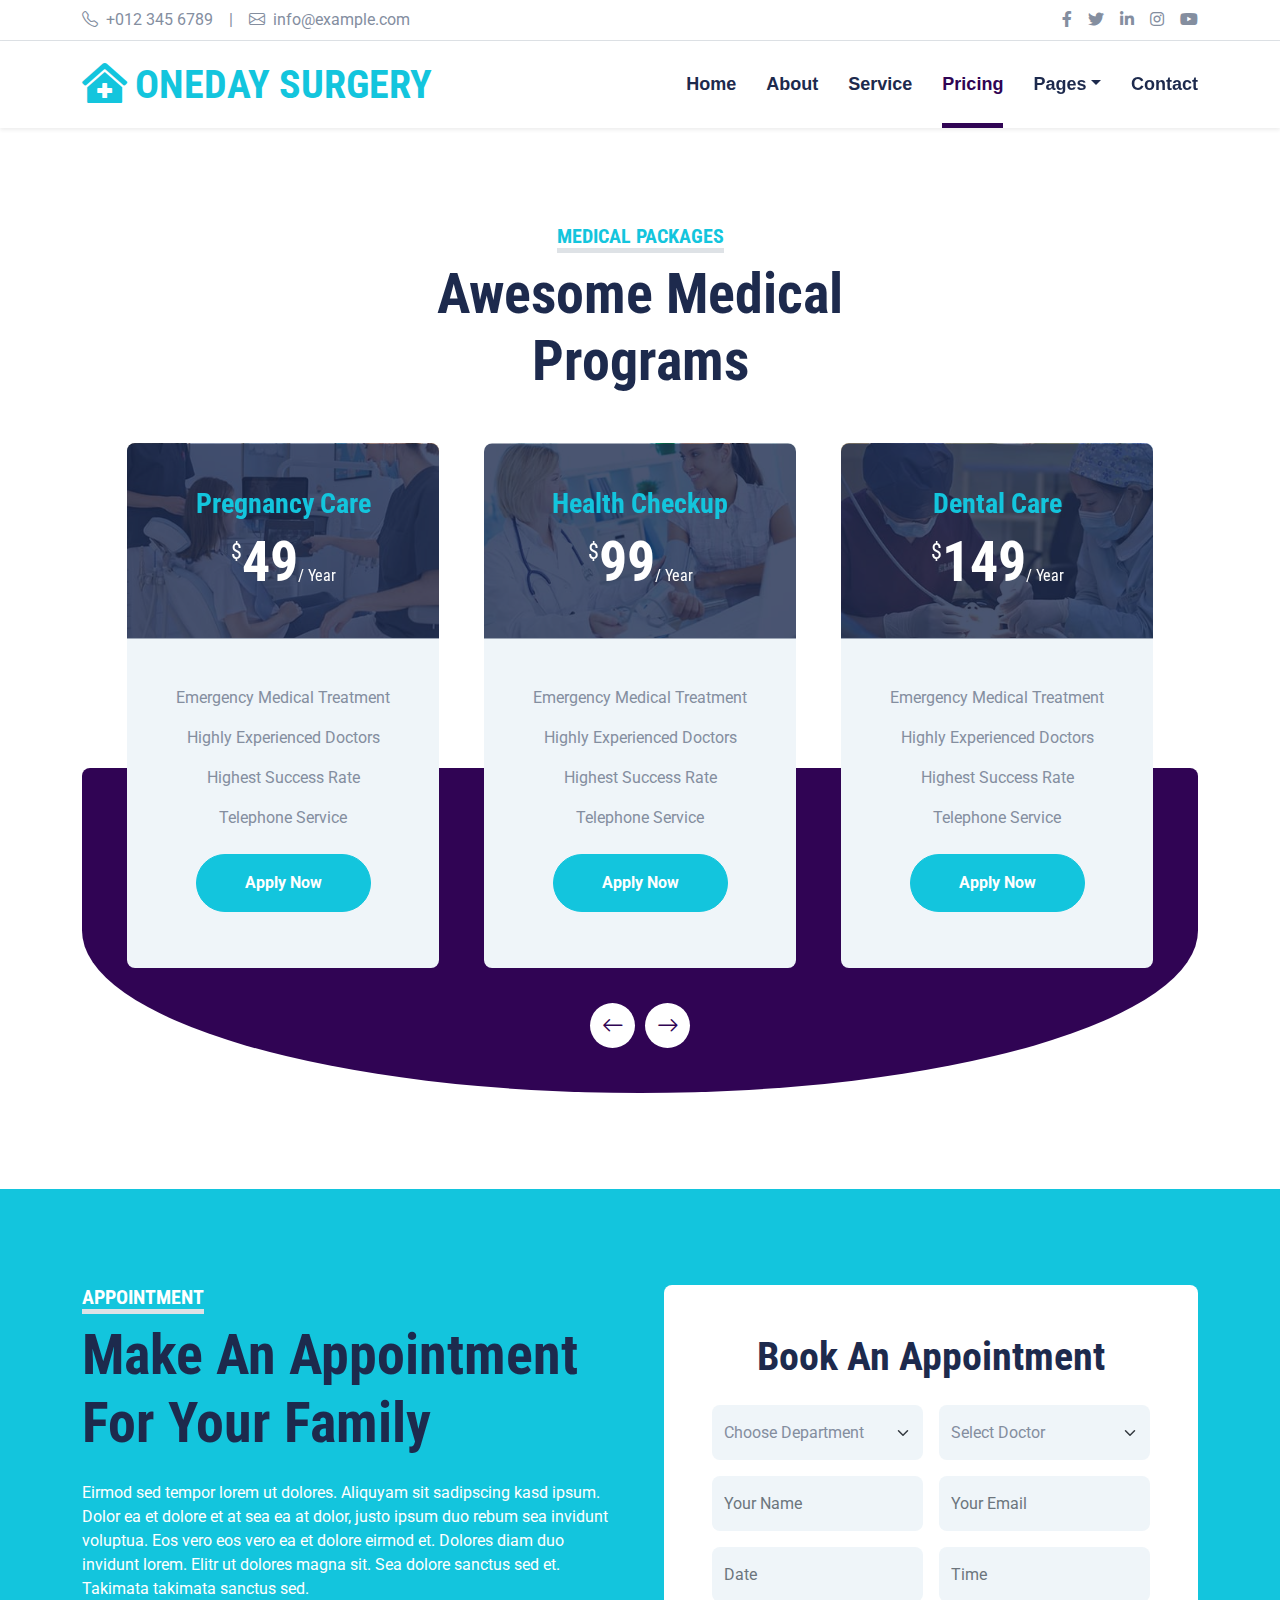
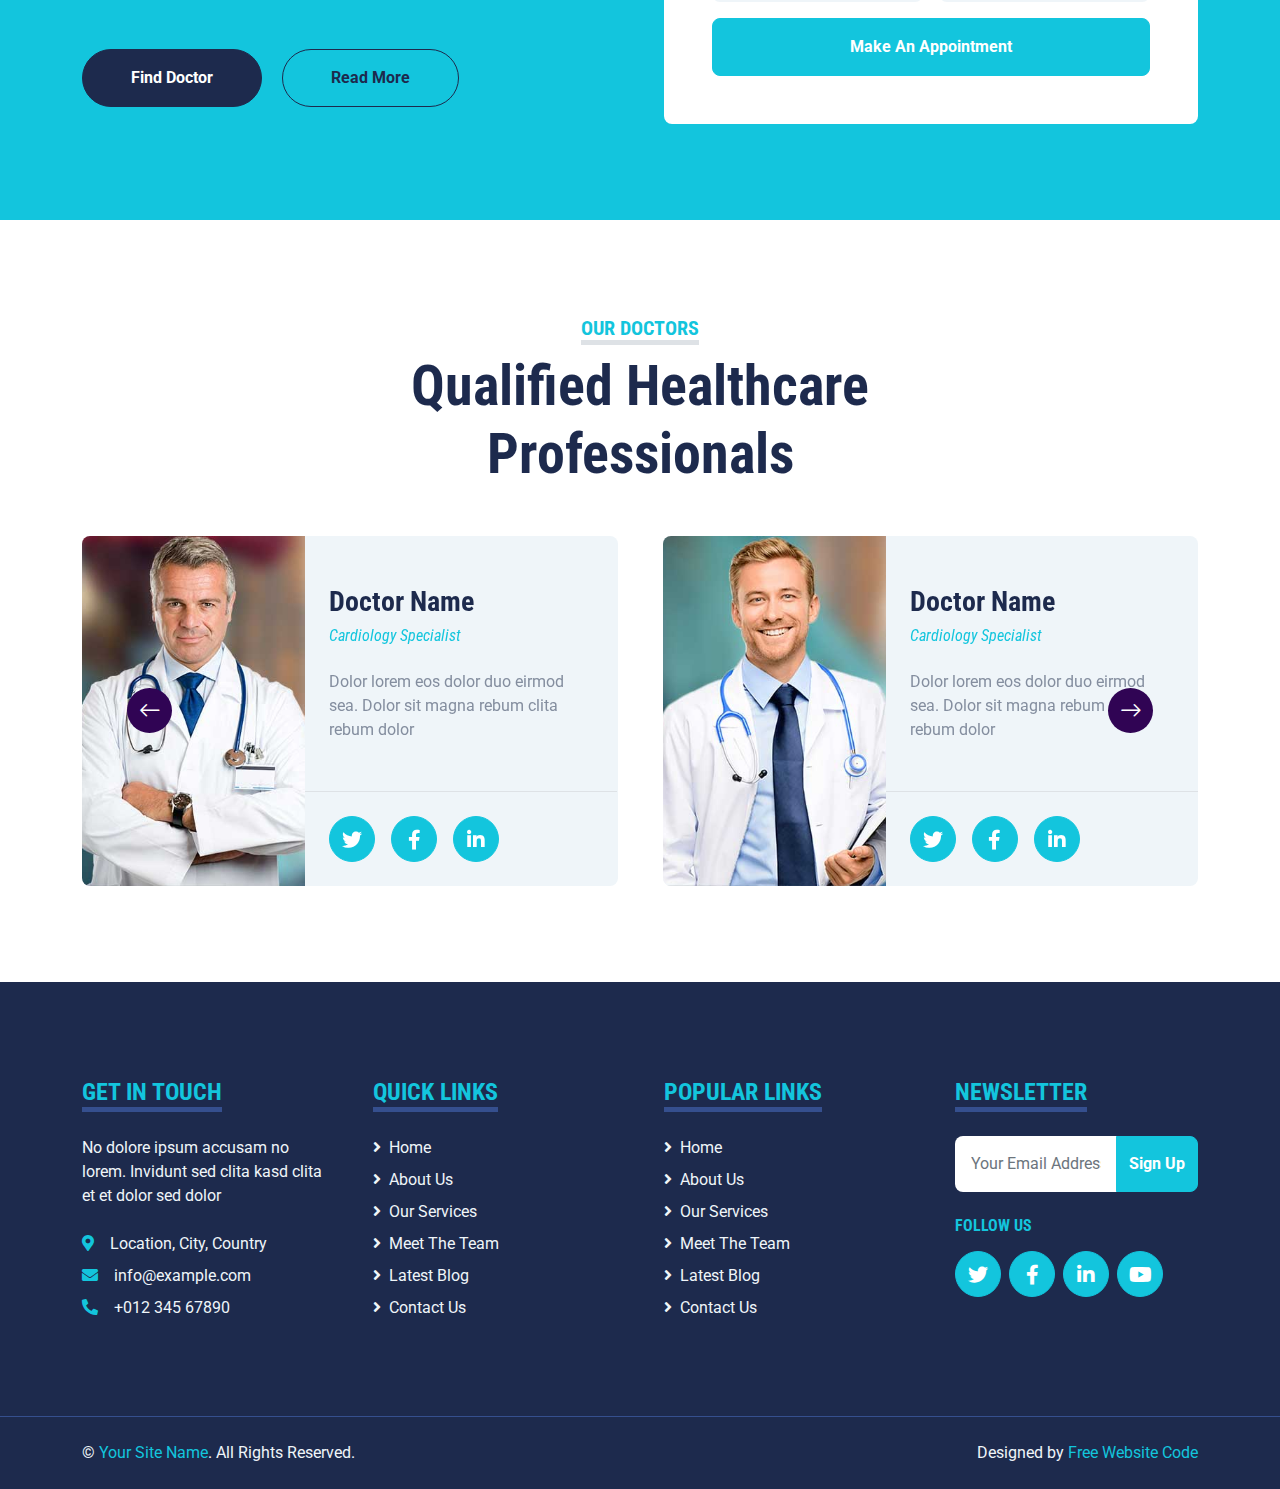
<file: hospital-website-template/price.html>
<!DOCTYPE html>
<html lang="en">

<head>
    <meta charset="utf-8">
    <title>ONEDAY SURGERY</title>
    <meta content="width=device-width, initial-scale=1.0" name="viewport">
    <meta content="Free HTML Templates" name="keywords">
    <meta content="Free HTML Templates" name="description">

    <!-- Favicon -->
    <link href="img/favicon.ico" rel="icon">

    <!-- Google Web Fonts -->
    <link rel="preconnect" href="https://fonts.gstatic.com">
    <link href="https://fonts.googleapis.com/css2?family=Roboto+Condensed:wght@400;700&family=Roboto:wght@400;700&display=swap" rel="stylesheet">  

    <!-- Icon Font Stylesheet -->
    <link href="https://cdnjs.cloudflare.com/ajax/libs/font-awesome/5.15.0/css/all.min.css" rel="stylesheet">
    <link href="https://cdn.jsdelivr.net/npm/bootstrap-icons@1.4.1/font/bootstrap-icons.css" rel="stylesheet">

    <!-- Libraries Stylesheet -->
    <link href="lib/owlcarousel/assets/owl.carousel.min.css" rel="stylesheet">
    <link href="lib/tempusdominus/css/tempusdominus-bootstrap-4.min.css" rel="stylesheet" />

    <!-- Customized Bootstrap Stylesheet -->
    <link href="css/bootstrap.min.css" rel="stylesheet">

    <!-- Template Stylesheet -->
    <link href="css/style.css" rel="stylesheet">
</head>

<body>
    <!-- Topbar Start -->
    <div class="container-fluid py-2 border-bottom d-none d-lg-block">
        <div class="container">
            <div class="row">
                <div class="col-md-6 text-center text-lg-start mb-2 mb-lg-0">
                    <div class="d-inline-flex align-items-center">
                        <a class="text-decoration-none text-body pe-3" href=""><i class="bi bi-telephone me-2"></i>+012 345 6789</a>
                        <span class="text-body">|</span>
                        <a class="text-decoration-none text-body px-3" href=""><i class="bi bi-envelope me-2"></i>info@example.com</a>
                    </div>
                </div>
                <div class="col-md-6 text-center text-lg-end">
                    <div class="d-inline-flex align-items-center">
                        <a class="text-body px-2" href="https://facebook.com/freewebsitecode/">
                            <i class="fab fa-facebook-f"></i>
                        </a>
                        <a class="text-body px-2" href="https://freewebsitecode.com/">
                            <i class="fab fa-twitter"></i>
                        </a>
                        <a class="text-body px-2" href="https://freewebsitecode.com/">
                            <i class="fab fa-linkedin-in"></i>
                        </a>
                        <a class="text-body px-2" href="https://freewebsitecode.com/">
                            <i class="fab fa-instagram"></i>
                        </a>
                        <a class="text-body ps-2" href="https://youtube.com/freewebsitecode/">
                            <i class="fab fa-youtube"></i>
                        </a>
                    </div>
                </div>
            </div>
        </div>
    </div>
    <!-- Topbar End -->


    <!-- Navbar Start -->
    <div class="container-fluid sticky-top bg-white shadow-sm mb-5">
        <div class="container">
            <nav class="navbar navbar-expand-lg bg-white navbar-light py-3 py-lg-0">
                <a href="index.html" class="navbar-brand">
                    <h1 class="m-0 text-uppercase text-primary"><i class="fa fa-clinic-medical me-2"></i>ONEDAY SURGERY</h1>
                </a>
                <button class="navbar-toggler" type="button" data-bs-toggle="collapse" data-bs-target="#navbarCollapse">
                    <span class="navbar-toggler-icon"></span>
                </button>
                <div class="collapse navbar-collapse" id="navbarCollapse">
                    <div class="navbar-nav ms-auto py-0">
                        <a href="index.html" class="nav-item nav-link">Home</a>
                        <a href="about.html" class="nav-item nav-link">About</a>
                        <a href="service.html" class="nav-item nav-link">Service</a>
                        <a href="price.html" class="nav-item nav-link active">Pricing</a>
                        <div class="nav-item dropdown">
                            <a href="#" class="nav-link dropdown-toggle" data-bs-toggle="dropdown">Pages</a>
                            <div class="dropdown-menu m-0">
                                <a href="blog.html" class="dropdown-item">Blog Grid</a>
                                <a href="detail.html" class="dropdown-item">Blog Detail</a>
                                <a href="team.html" class="dropdown-item">The Team</a>
                                <a href="testimonial.html" class="dropdown-item">Testimonial</a>
                                <a href="appointment.html" class="dropdown-item">Appointment</a>
                                <a href="search.html" class="dropdown-item">Search</a>
                            </div>
                        </div>
                        <a href="contact.html" class="nav-item nav-link">Contact</a>
                    </div>
                </div>
            </nav>
        </div>
    </div>
    <!-- Navbar End -->


    <!-- Pricing Plan Start -->
    <div class="container-fluid py-5">
        <div class="container">
            <div class="text-center mx-auto mb-5" style="max-width: 500px;">
                <h5 class="d-inline-block text-primary text-uppercase border-bottom border-5">Medical Packages</h5>
                <h1 class="display-4">Awesome Medical Programs</h1>
            </div>
            <div class="owl-carousel price-carousel position-relative" style="padding: 0 45px 45px 45px;">
                <div class="bg-light rounded text-center">
                    <div class="position-relative">
                        <img class="img-fluid rounded-top" src="img/price-1.jpg" alt="">
                        <div class="position-absolute w-100 h-100 top-50 start-50 translate-middle rounded-top d-flex flex-column align-items-center justify-content-center" style="background: rgba(29, 42, 77, .8);">
                            <h3 class="text-primary">Pregnancy Care</h3>
                            <h1 class="display-4 text-white mb-0">
                                <small class="align-top fw-normal" style="font-size: 22px; line-height: 45px;">$</small>49<small class="align-bottom fw-normal" style="font-size: 16px; line-height: 40px;">/ Year</small>
                            </h1>
                        </div>
                    </div>
                    <div class="text-center py-5">
                        <p>Emergency Medical Treatment</p>
                        <p>Highly Experienced Doctors</p>
                        <p>Highest Success Rate</p>
                        <p>Telephone Service</p>
                        <a href="" class="btn btn-primary rounded-pill py-3 px-5 my-2">Apply Now</a>
                    </div>
                </div>
                <div class="bg-light rounded text-center">
                    <div class="position-relative">
                        <img class="img-fluid rounded-top" src="img/price-2.jpg" alt="">
                        <div class="position-absolute w-100 h-100 top-50 start-50 translate-middle rounded-top d-flex flex-column align-items-center justify-content-center" style="background: rgba(29, 42, 77, .8);">
                            <h3 class="text-primary">Health Checkup</h3>
                            <h1 class="display-4 text-white mb-0">
                                <small class="align-top fw-normal" style="font-size: 22px; line-height: 45px;">$</small>99<small class="align-bottom fw-normal" style="font-size: 16px; line-height: 40px;">/ Year</small>
                            </h1>
                        </div>
                    </div>
                    <div class="text-center py-5">
                        <p>Emergency Medical Treatment</p>
                        <p>Highly Experienced Doctors</p>
                        <p>Highest Success Rate</p>
                        <p>Telephone Service</p>
                        <a href="" class="btn btn-primary rounded-pill py-3 px-5 my-2">Apply Now</a>
                    </div>
                </div>
                <div class="bg-light rounded text-center">
                    <div class="position-relative">
                        <img class="img-fluid rounded-top" src="img/price-3.jpg" alt="">
                        <div class="position-absolute w-100 h-100 top-50 start-50 translate-middle rounded-top d-flex flex-column align-items-center justify-content-center" style="background: rgba(29, 42, 77, .8);">
                            <h3 class="text-primary">Dental Care</h3>
                            <h1 class="display-4 text-white mb-0">
                                <small class="align-top fw-normal" style="font-size: 22px; line-height: 45px;">$</small>149<small class="align-bottom fw-normal" style="font-size: 16px; line-height: 40px;">/ Year</small>
                            </h1>
                        </div>
                    </div>
                    <div class="text-center py-5">
                        <p>Emergency Medical Treatment</p>
                        <p>Highly Experienced Doctors</p>
                        <p>Highest Success Rate</p>
                        <p>Telephone Service</p>
                        <a href="" class="btn btn-primary rounded-pill py-3 px-5 my-2">Apply Now</a>
                    </div>
                </div>
                <div class="bg-light rounded text-center">
                    <div class="position-relative">
                        <img class="img-fluid rounded-top" src="img/price-4.jpg" alt="">
                        <div class="position-absolute w-100 h-100 top-50 start-50 translate-middle rounded-top d-flex flex-column align-items-center justify-content-center" style="background: rgba(29, 42, 77, .8);">
                            <h3 class="text-primary">Operation & Surgery</h3>
                            <h1 class="display-4 text-white mb-0">
                                <small class="align-top fw-normal" style="font-size: 22px; line-height: 45px;">$</small>199<small class="align-bottom fw-normal" style="font-size: 16px; line-height: 40px;">/ Year</small>
                            </h1>
                        </div>
                    </div>
                    <div class="text-center py-5">
                        <p>Emergency Medical Treatment</p>
                        <p>Highly Experienced Doctors</p>
                        <p>Highest Success Rate</p>
                        <p>Telephone Service</p>
                        <a href="" class="btn btn-primary rounded-pill py-3 px-5 my-2">Apply Now</a>
                    </div>
                </div>
            </div>
        </div>
    </div>
    <!-- Pricing Plan End -->


    <!-- Appointment Start -->
    <div class="container-fluid bg-primary my-5 py-5">
        <div class="container py-5">
            <div class="row gx-5">
                <div class="col-lg-6 mb-5 mb-lg-0">
                    <div class="mb-4">
                        <h5 class="d-inline-block text-white text-uppercase border-bottom border-5">Appointment</h5>
                        <h1 class="display-4">Make An Appointment For Your Family</h1>
                    </div>
                    <p class="text-white mb-5">Eirmod sed tempor lorem ut dolores. Aliquyam sit sadipscing kasd ipsum. Dolor ea et dolore et at sea ea at dolor, justo ipsum duo rebum sea invidunt voluptua. Eos vero eos vero ea et dolore eirmod et. Dolores diam duo invidunt lorem. Elitr ut dolores magna sit. Sea dolore sanctus sed et. Takimata takimata sanctus sed.</p>
                    <a class="btn btn-dark rounded-pill py-3 px-5 me-3" href="">Find Doctor</a>
                    <a class="btn btn-outline-dark rounded-pill py-3 px-5" href="">Read More</a>
                </div>
                <div class="col-lg-6">
                    <div class="bg-white text-center rounded p-5">
                        <h1 class="mb-4">Book An Appointment</h1>
                        <form>
                            <div class="row g-3">
                                <div class="col-12 col-sm-6">
                                    <select class="form-select bg-light border-0" style="height: 55px;">
                                        <option selected>Choose Department</option>
                                        <option value="1">Department 1</option>
                                        <option value="2">Department 2</option>
                                        <option value="3">Department 3</option>
                                    </select>
                                </div>
                                <div class="col-12 col-sm-6">
                                    <select class="form-select bg-light border-0" style="height: 55px;">
                                        <option selected>Select Doctor</option>
                                        <option value="1">Doctor 1</option>
                                        <option value="2">Doctor 2</option>
                                        <option value="3">Doctor 3</option>
                                    </select>
                                </div>
                                <div class="col-12 col-sm-6">
                                    <input type="text" class="form-control bg-light border-0" placeholder="Your Name" style="height: 55px;">
                                </div>
                                <div class="col-12 col-sm-6">
                                    <input type="email" class="form-control bg-light border-0" placeholder="Your Email" style="height: 55px;">
                                </div>
                                <div class="col-12 col-sm-6">
                                    <div class="date" id="date" data-target-input="nearest">
                                        <input type="text"
                                            class="form-control bg-light border-0 datetimepicker-input"
                                            placeholder="Date" data-target="#date" data-toggle="datetimepicker" style="height: 55px;">
                                    </div>
                                </div>
                                <div class="col-12 col-sm-6">
                                    <div class="time" id="time" data-target-input="nearest">
                                        <input type="text"
                                            class="form-control bg-light border-0 datetimepicker-input"
                                            placeholder="Time" data-target="#time" data-toggle="datetimepicker" style="height: 55px;">
                                    </div>
                                </div>
                                <div class="col-12">
                                    <button class="btn btn-primary w-100 py-3" type="submit">Make An Appointment</button>
                                </div>
                            </div>
                        </form>
                    </div>
                </div>
            </div>
        </div>
    </div>
    <!-- Appointment End -->


    <!-- Team Start -->
    <div class="container-fluid py-5">
        <div class="container">
            <div class="text-center mx-auto mb-5" style="max-width: 500px;">
                <h5 class="d-inline-block text-primary text-uppercase border-bottom border-5">Our Doctors</h5>
                <h1 class="display-4">Qualified Healthcare Professionals</h1>
            </div>
            <div class="owl-carousel team-carousel position-relative">
                <div class="team-item">
                    <div class="row g-0 bg-light rounded overflow-hidden">
                        <div class="col-12 col-sm-5 h-100">
                            <img class="img-fluid h-100" src="img/team-1.jpg" style="object-fit: cover;">
                        </div>
                        <div class="col-12 col-sm-7 h-100 d-flex flex-column">
                            <div class="mt-auto p-4">
                                <h3>Doctor Name</h3>
                                <h6 class="fw-normal fst-italic text-primary mb-4">Cardiology Specialist</h6>
                                <p class="m-0">Dolor lorem eos dolor duo eirmod sea. Dolor sit magna rebum clita rebum dolor</p>
                            </div>
                            <div class="d-flex mt-auto border-top p-4">
                                <a class="btn btn-lg btn-primary btn-lg-square rounded-circle me-3" href="#"><i class="fab fa-twitter"></i></a>
                                <a class="btn btn-lg btn-primary btn-lg-square rounded-circle me-3" href="#"><i class="fab fa-facebook-f"></i></a>
                                <a class="btn btn-lg btn-primary btn-lg-square rounded-circle" href="#"><i class="fab fa-linkedin-in"></i></a>
                            </div>
                        </div>
                    </div>
                </div>
                <div class="team-item">
                    <div class="row g-0 bg-light rounded overflow-hidden">
                        <div class="col-12 col-sm-5 h-100">
                            <img class="img-fluid h-100" src="img/team-2.jpg" style="object-fit: cover;">
                        </div>
                        <div class="col-12 col-sm-7 h-100 d-flex flex-column">
                            <div class="mt-auto p-4">
                                <h3>Doctor Name</h3>
                                <h6 class="fw-normal fst-italic text-primary mb-4">Cardiology Specialist</h6>
                                <p class="m-0">Dolor lorem eos dolor duo eirmod sea. Dolor sit magna rebum clita rebum dolor</p>
                            </div>
                            <div class="d-flex mt-auto border-top p-4">
                                <a class="btn btn-lg btn-primary btn-lg-square rounded-circle me-3" href="#"><i class="fab fa-twitter"></i></a>
                                <a class="btn btn-lg btn-primary btn-lg-square rounded-circle me-3" href="#"><i class="fab fa-facebook-f"></i></a>
                                <a class="btn btn-lg btn-primary btn-lg-square rounded-circle" href="#"><i class="fab fa-linkedin-in"></i></a>
                            </div>
                        </div>
                    </div>
                </div>
                <div class="team-item">
                    <div class="row g-0 bg-light rounded overflow-hidden">
                        <div class="col-12 col-sm-5 h-100">
                            <img class="img-fluid h-100" src="img/team-3.jpg" style="object-fit: cover;">
                        </div>
                        <div class="col-12 col-sm-7 h-100 d-flex flex-column">
                            <div class="mt-auto p-4">
                                <h3>Doctor Name</h3>
                                <h6 class="fw-normal fst-italic text-primary mb-4">Cardiology Specialist</h6>
                                <p class="m-0">Dolor lorem eos dolor duo eirmod sea. Dolor sit magna rebum clita rebum dolor</p>
                            </div>
                            <div class="d-flex mt-auto border-top p-4">
                                <a class="btn btn-lg btn-primary btn-lg-square rounded-circle me-3" href="#"><i class="fab fa-twitter"></i></a>
                                <a class="btn btn-lg btn-primary btn-lg-square rounded-circle me-3" href="#"><i class="fab fa-facebook-f"></i></a>
                                <a class="btn btn-lg btn-primary btn-lg-square rounded-circle" href="#"><i class="fab fa-linkedin-in"></i></a>
                            </div>
                        </div>
                    </div>
                </div>
            </div>
        </div>
    </div>
    <!-- Team End -->


    <!-- Footer Start -->
    <div class="container-fluid bg-dark text-light mt-5 py-5">
        <div class="container py-5">
            <div class="row g-5">
                <div class="col-lg-3 col-md-6">
                    <h4 class="d-inline-block text-primary text-uppercase border-bottom border-5 border-secondary mb-4">Get In Touch</h4>
                    <p class="mb-4">No dolore ipsum accusam no lorem. Invidunt sed clita kasd clita et et dolor sed dolor</p>
                    <p class="mb-2"><i class="fa fa-map-marker-alt text-primary me-3"></i>Location, City, Country</p>
                    <p class="mb-2"><i class="fa fa-envelope text-primary me-3"></i>info@example.com</p>
                    <p class="mb-0"><i class="fa fa-phone-alt text-primary me-3"></i>+012 345 67890</p>
                </div>
                <div class="col-lg-3 col-md-6">
                    <h4 class="d-inline-block text-primary text-uppercase border-bottom border-5 border-secondary mb-4">Quick Links</h4>
                    <div class="d-flex flex-column justify-content-start">
                        <a class="text-light mb-2" href="#"><i class="fa fa-angle-right me-2"></i>Home</a>
                        <a class="text-light mb-2" href="#"><i class="fa fa-angle-right me-2"></i>About Us</a>
                        <a class="text-light mb-2" href="#"><i class="fa fa-angle-right me-2"></i>Our Services</a>
                        <a class="text-light mb-2" href="#"><i class="fa fa-angle-right me-2"></i>Meet The Team</a>
                        <a class="text-light mb-2" href="#"><i class="fa fa-angle-right me-2"></i>Latest Blog</a>
                        <a class="text-light" href="#"><i class="fa fa-angle-right me-2"></i>Contact Us</a>
                    </div>
                </div>
                <div class="col-lg-3 col-md-6">
                    <h4 class="d-inline-block text-primary text-uppercase border-bottom border-5 border-secondary mb-4">Popular Links</h4>
                    <div class="d-flex flex-column justify-content-start">
                        <a class="text-light mb-2" href="#"><i class="fa fa-angle-right me-2"></i>Home</a>
                        <a class="text-light mb-2" href="#"><i class="fa fa-angle-right me-2"></i>About Us</a>
                        <a class="text-light mb-2" href="#"><i class="fa fa-angle-right me-2"></i>Our Services</a>
                        <a class="text-light mb-2" href="#"><i class="fa fa-angle-right me-2"></i>Meet The Team</a>
                        <a class="text-light mb-2" href="#"><i class="fa fa-angle-right me-2"></i>Latest Blog</a>
                        <a class="text-light" href="#"><i class="fa fa-angle-right me-2"></i>Contact Us</a>
                    </div>
                </div>
                <div class="col-lg-3 col-md-6">
                    <h4 class="d-inline-block text-primary text-uppercase border-bottom border-5 border-secondary mb-4">Newsletter</h4>
                    <form action="">
                        <div class="input-group">
                            <input type="text" class="form-control p-3 border-0" placeholder="Your Email Address">
                            <button class="btn btn-primary">Sign Up</button>
                        </div>
                    </form>
                    <h6 class="text-primary text-uppercase mt-4 mb-3">Follow Us</h6>
                    <div class="d-flex">
                        <a class="btn btn-lg btn-primary btn-lg-square rounded-circle me-2" href="https://freewebsitecode.com/"><i class="fab fa-twitter"></i></a>
                        <a class="btn btn-lg btn-primary btn-lg-square rounded-circle me-2" href="https://facebook.com/freewebsitecode/"><i class="fab fa-facebook-f"></i></a>
                        <a class="btn btn-lg btn-primary btn-lg-square rounded-circle me-2" href="https://freewebsitecode.com/"><i class="fab fa-linkedin-in"></i></a>
                        <a class="btn btn-lg btn-primary btn-lg-square rounded-circle" href="https://youtube.com/freewebsitecode/"><i class="fab fa-youtube"></i></a>
                    </div>
                </div>
            </div>
        </div>
    </div>
    <div class="container-fluid bg-dark text-light border-top border-secondary py-4">
        <div class="container">
            <div class="row g-5">
                <div class="col-md-6 text-center text-md-start">
                    <p class="mb-md-0">&copy; <a class="text-primary" href="#">Your Site Name</a>. All Rights Reserved.</p>
                </div>
                <div class="col-md-6 text-center text-md-end">
                    <p class="mb-0">Designed by <a class="text-primary" href="https://freewebsitecode.com">Free Website Code</a></p>
                </div>
            </div>
        </div>
    </div>
    <!-- Footer End -->


    <!-- Back to Top -->
    <a href="#" class="btn btn-lg btn-primary btn-lg-square back-to-top"><i class="bi bi-arrow-up"></i></a>


    <!-- JavaScript Libraries -->
    <script src="https://code.jquery.com/jquery-3.4.1.min.js"></script>
    <script src="https://cdn.jsdelivr.net/npm/bootstrap@5.0.0/dist/js/bootstrap.bundle.min.js"></script>
    <script src="lib/easing/easing.min.js"></script>
    <script src="lib/waypoints/waypoints.min.js"></script>
    <script src="lib/owlcarousel/owl.carousel.min.js"></script>
    <script src="lib/tempusdominus/js/moment.min.js"></script>
    <script src="lib/tempusdominus/js/moment-timezone.min.js"></script>
    <script src="lib/tempusdominus/js/tempusdominus-bootstrap-4.min.js"></script>

    <!-- Template Javascript -->
    <script src="js/main.js"></script>
</body>

</html>
</file>
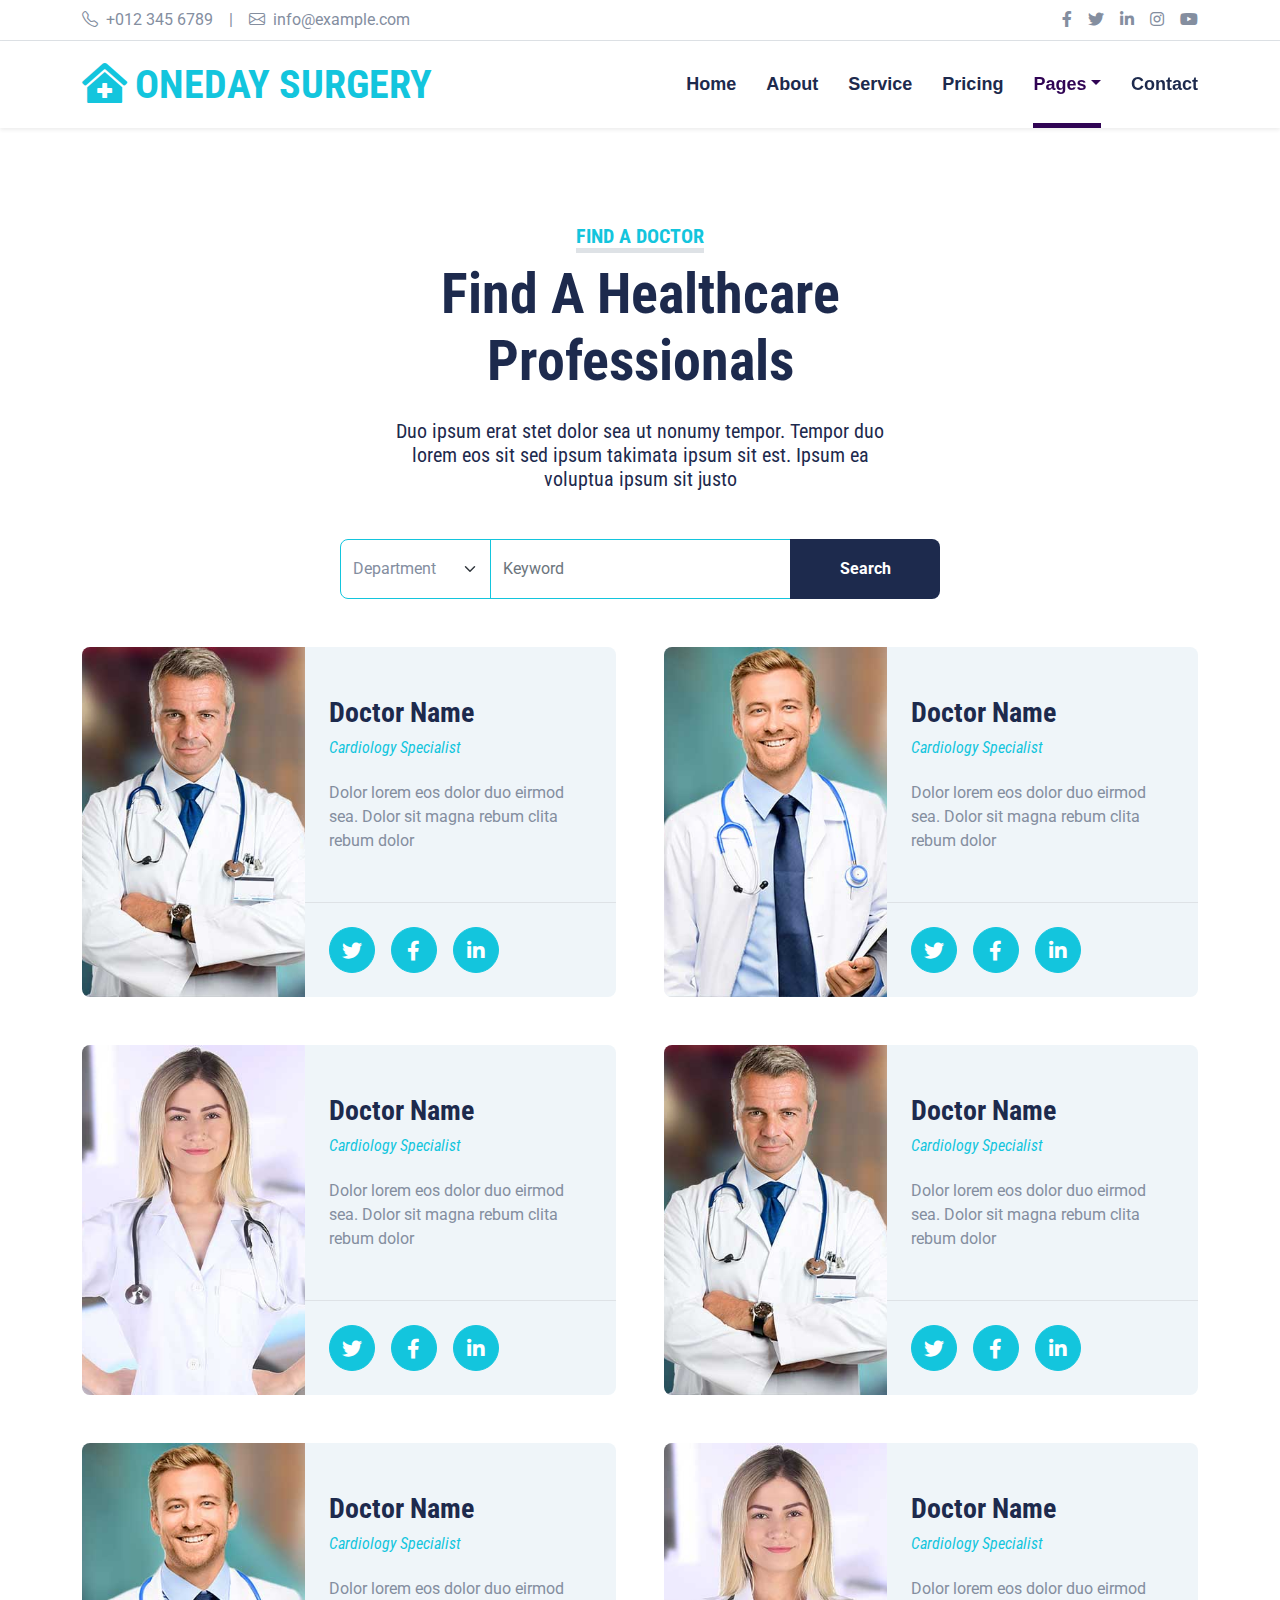
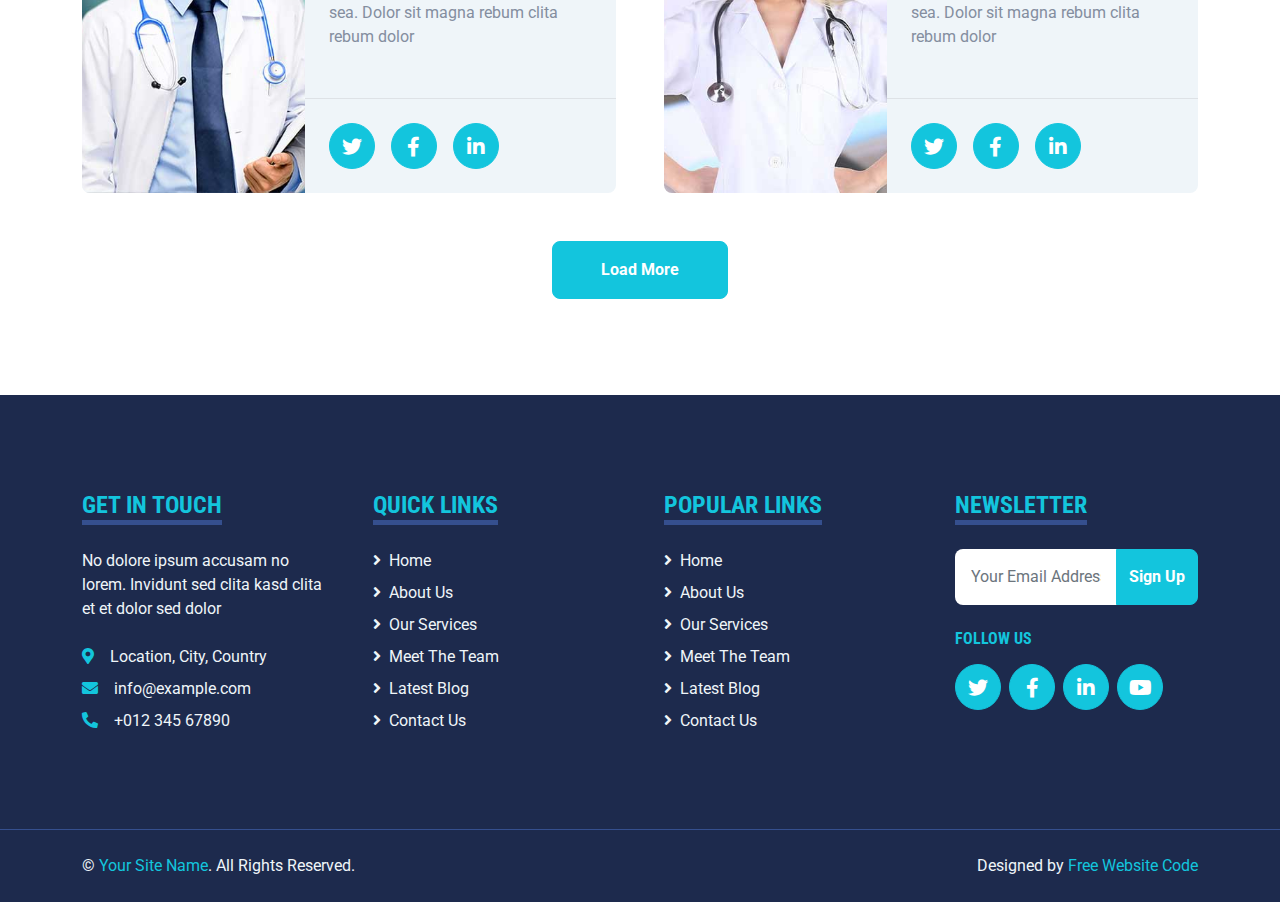
<file: hospital-website-template/search.html>
<!DOCTYPE html>
<html lang="en">

<head>
    <meta charset="utf-8">
    <title>ONEDAY SURGERY</title>
    <meta content="width=device-width, initial-scale=1.0" name="viewport">
    <meta content="Free HTML Templates" name="keywords">
    <meta content="Free HTML Templates" name="description">

    <!-- Favicon -->
    <link href="img/favicon.ico" rel="icon">

    <!-- Google Web Fonts -->
    <link rel="preconnect" href="https://fonts.gstatic.com">
    <link href="https://fonts.googleapis.com/css2?family=Roboto+Condensed:wght@400;700&family=Roboto:wght@400;700&display=swap" rel="stylesheet">  

    <!-- Icon Font Stylesheet -->
    <link href="https://cdnjs.cloudflare.com/ajax/libs/font-awesome/5.15.0/css/all.min.css" rel="stylesheet">
    <link href="https://cdn.jsdelivr.net/npm/bootstrap-icons@1.4.1/font/bootstrap-icons.css" rel="stylesheet">

    <!-- Libraries Stylesheet -->
    <link href="lib/owlcarousel/assets/owl.carousel.min.css" rel="stylesheet">
    <link href="lib/tempusdominus/css/tempusdominus-bootstrap-4.min.css" rel="stylesheet" />

    <!-- Customized Bootstrap Stylesheet -->
    <link href="css/bootstrap.min.css" rel="stylesheet">

    <!-- Template Stylesheet -->
    <link href="css/style.css" rel="stylesheet">
</head>

<body>
    <!-- Topbar Start -->
    <div class="container-fluid py-2 border-bottom d-none d-lg-block">
        <div class="container">
            <div class="row">
                <div class="col-md-6 text-center text-lg-start mb-2 mb-lg-0">
                    <div class="d-inline-flex align-items-center">
                        <a class="text-decoration-none text-body pe-3" href=""><i class="bi bi-telephone me-2"></i>+012 345 6789</a>
                        <span class="text-body">|</span>
                        <a class="text-decoration-none text-body px-3" href=""><i class="bi bi-envelope me-2"></i>info@example.com</a>
                    </div>
                </div>
                <div class="col-md-6 text-center text-lg-end">
                    <div class="d-inline-flex align-items-center">
                        <a class="text-body px-2" href="https://facebook.com/freewebsitecode/">
                            <i class="fab fa-facebook-f"></i>
                        </a>
                        <a class="text-body px-2" href="https://freewebsitecode.com/">
                            <i class="fab fa-twitter"></i>
                        </a>
                        <a class="text-body px-2" href="https://freewebsitecode.com/">
                            <i class="fab fa-linkedin-in"></i>
                        </a>
                        <a class="text-body px-2" href="https://freewebsitecode.com/">
                            <i class="fab fa-instagram"></i>
                        </a>
                        <a class="text-body ps-2" href="https://youtube.com/freewebsitecode/">
                            <i class="fab fa-youtube"></i>
                        </a>
                    </div>
                </div>
            </div>
        </div>
    </div>
    <!-- Topbar End -->


    <!-- Navbar Start -->
    <div class="container-fluid sticky-top bg-white shadow-sm mb-5">
        <div class="container">
            <nav class="navbar navbar-expand-lg bg-white navbar-light py-3 py-lg-0">
                <a href="index.html" class="navbar-brand">
                    <h1 class="m-0 text-uppercase text-primary"><i class="fa fa-clinic-medical me-2"></i>ONEDAY SURGERY</h1>
                </a>
                <button class="navbar-toggler" type="button" data-bs-toggle="collapse" data-bs-target="#navbarCollapse">
                    <span class="navbar-toggler-icon"></span>
                </button>
                <div class="collapse navbar-collapse" id="navbarCollapse">
                    <div class="navbar-nav ms-auto py-0">
                        <a href="index.html" class="nav-item nav-link">Home</a>
                        <a href="about.html" class="nav-item nav-link">About</a>
                        <a href="service.html" class="nav-item nav-link">Service</a>
                        <a href="price.html" class="nav-item nav-link">Pricing</a>
                        <div class="nav-item dropdown">
                            <a href="#" class="nav-link dropdown-toggle active" data-bs-toggle="dropdown">Pages</a>
                            <div class="dropdown-menu m-0">
                                <a href="blog.html" class="dropdown-item">Blog Grid</a>
                                <a href="detail.html" class="dropdown-item">Blog Detail</a>
                                <a href="team.html" class="dropdown-item">The Team</a>
                                <a href="testimonial.html" class="dropdown-item">Testimonial</a>
                                <a href="appointment.html" class="dropdown-item">Appointment</a>
                                <a href="search.html" class="dropdown-item active">Search</a>
                            </div>
                        </div>
                        <a href="contact.html" class="nav-item nav-link">Contact</a>
                    </div>
                </div>
            </nav>
        </div>
    </div>
    <!-- Navbar End -->


    <!-- Search Start -->
    <div class="container-fluid pt-5">
        <div class="container">
            <div class="text-center mx-auto mb-5" style="max-width: 500px;">
                <h5 class="d-inline-block text-primary text-uppercase border-bottom border-5">Find A Doctor</h5>
                <h1 class="display-4 mb-4">Find A Healthcare Professionals</h1>
                <h5 class="fw-normal">Duo ipsum erat stet dolor sea ut nonumy tempor. Tempor duo lorem eos sit sed ipsum takimata ipsum sit est. Ipsum ea voluptua ipsum sit justo</h5>
            </div>
            <div class="mx-auto" style="width: 100%; max-width: 600px;">
                <div class="input-group">
                    <select class="form-select border-primary w-25" style="height: 60px;">
                        <option selected>Department</option>
                        <option value="1">Department 1</option>
                        <option value="2">Department 2</option>
                        <option value="3">Department 3</option>
                    </select>
                    <input type="text" class="form-control border-primary w-50" placeholder="Keyword">
                    <button class="btn btn-dark border-0 w-25">Search</button>
                </div>
            </div>
        </div>
    </div>
    <!-- Search End -->


    <!-- Search Result Start -->
    <div class="container-fluid py-5">
        <div class="container">
            <div class="row g-5">
                <div class="col-lg-6 team-item">
                    <div class="row g-0 bg-light rounded overflow-hidden">
                        <div class="col-12 col-sm-5 h-100">
                            <img class="img-fluid h-100" src="img/team-1.jpg" style="object-fit: cover;">
                        </div>
                        <div class="col-12 col-sm-7 h-100 d-flex flex-column">
                            <div class="mt-auto p-4">
                                <h3>Doctor Name</h3>
                                <h6 class="fw-normal fst-italic text-primary mb-4">Cardiology Specialist</h6>
                                <p class="m-0">Dolor lorem eos dolor duo eirmod sea. Dolor sit magna rebum clita rebum dolor</p>
                            </div>
                            <div class="d-flex mt-auto border-top p-4">
                                <a class="btn btn-lg btn-primary btn-lg-square rounded-circle me-3" href="#"><i class="fab fa-twitter"></i></a>
                                <a class="btn btn-lg btn-primary btn-lg-square rounded-circle me-3" href="#"><i class="fab fa-facebook-f"></i></a>
                                <a class="btn btn-lg btn-primary btn-lg-square rounded-circle" href="#"><i class="fab fa-linkedin-in"></i></a>
                            </div>
                        </div>
                    </div>
                </div>
                <div class="col-lg-6 team-item">
                    <div class="row g-0 bg-light rounded overflow-hidden">
                        <div class="col-12 col-sm-5 h-100">
                            <img class="img-fluid h-100" src="img/team-2.jpg" style="object-fit: cover;">
                        </div>
                        <div class="col-12 col-sm-7 h-100 d-flex flex-column">
                            <div class="mt-auto p-4">
                                <h3>Doctor Name</h3>
                                <h6 class="fw-normal fst-italic text-primary mb-4">Cardiology Specialist</h6>
                                <p class="m-0">Dolor lorem eos dolor duo eirmod sea. Dolor sit magna rebum clita rebum dolor</p>
                            </div>
                            <div class="d-flex mt-auto border-top p-4">
                                <a class="btn btn-lg btn-primary btn-lg-square rounded-circle me-3" href="#"><i class="fab fa-twitter"></i></a>
                                <a class="btn btn-lg btn-primary btn-lg-square rounded-circle me-3" href="#"><i class="fab fa-facebook-f"></i></a>
                                <a class="btn btn-lg btn-primary btn-lg-square rounded-circle" href="#"><i class="fab fa-linkedin-in"></i></a>
                            </div>
                        </div>
                    </div>
                </div>
                <div class="col-lg-6 team-item">
                    <div class="row g-0 bg-light rounded overflow-hidden">
                        <div class="col-12 col-sm-5 h-100">
                            <img class="img-fluid h-100" src="img/team-3.jpg" style="object-fit: cover;">
                        </div>
                        <div class="col-12 col-sm-7 h-100 d-flex flex-column">
                            <div class="mt-auto p-4">
                                <h3>Doctor Name</h3>
                                <h6 class="fw-normal fst-italic text-primary mb-4">Cardiology Specialist</h6>
                                <p class="m-0">Dolor lorem eos dolor duo eirmod sea. Dolor sit magna rebum clita rebum dolor</p>
                            </div>
                            <div class="d-flex mt-auto border-top p-4">
                                <a class="btn btn-lg btn-primary btn-lg-square rounded-circle me-3" href="#"><i class="fab fa-twitter"></i></a>
                                <a class="btn btn-lg btn-primary btn-lg-square rounded-circle me-3" href="#"><i class="fab fa-facebook-f"></i></a>
                                <a class="btn btn-lg btn-primary btn-lg-square rounded-circle" href="#"><i class="fab fa-linkedin-in"></i></a>
                            </div>
                        </div>
                    </div>
                </div>
                <div class="col-lg-6 team-item">
                    <div class="row g-0 bg-light rounded overflow-hidden">
                        <div class="col-12 col-sm-5 h-100">
                            <img class="img-fluid h-100" src="img/team-1.jpg" style="object-fit: cover;">
                        </div>
                        <div class="col-12 col-sm-7 h-100 d-flex flex-column">
                            <div class="mt-auto p-4">
                                <h3>Doctor Name</h3>
                                <h6 class="fw-normal fst-italic text-primary mb-4">Cardiology Specialist</h6>
                                <p class="m-0">Dolor lorem eos dolor duo eirmod sea. Dolor sit magna rebum clita rebum dolor</p>
                            </div>
                            <div class="d-flex mt-auto border-top p-4">
                                <a class="btn btn-lg btn-primary btn-lg-square rounded-circle me-3" href="#"><i class="fab fa-twitter"></i></a>
                                <a class="btn btn-lg btn-primary btn-lg-square rounded-circle me-3" href="#"><i class="fab fa-facebook-f"></i></a>
                                <a class="btn btn-lg btn-primary btn-lg-square rounded-circle" href="#"><i class="fab fa-linkedin-in"></i></a>
                            </div>
                        </div>
                    </div>
                </div>
                <div class="col-lg-6 team-item">
                    <div class="row g-0 bg-light rounded overflow-hidden">
                        <div class="col-12 col-sm-5 h-100">
                            <img class="img-fluid h-100" src="img/team-2.jpg" style="object-fit: cover;">
                        </div>
                        <div class="col-12 col-sm-7 h-100 d-flex flex-column">
                            <div class="mt-auto p-4">
                                <h3>Doctor Name</h3>
                                <h6 class="fw-normal fst-italic text-primary mb-4">Cardiology Specialist</h6>
                                <p class="m-0">Dolor lorem eos dolor duo eirmod sea. Dolor sit magna rebum clita rebum dolor</p>
                            </div>
                            <div class="d-flex mt-auto border-top p-4">
                                <a class="btn btn-lg btn-primary btn-lg-square rounded-circle me-3" href="#"><i class="fab fa-twitter"></i></a>
                                <a class="btn btn-lg btn-primary btn-lg-square rounded-circle me-3" href="#"><i class="fab fa-facebook-f"></i></a>
                                <a class="btn btn-lg btn-primary btn-lg-square rounded-circle" href="#"><i class="fab fa-linkedin-in"></i></a>
                            </div>
                        </div>
                    </div>
                </div>
                <div class="col-lg-6 team-item">
                    <div class="row g-0 bg-light rounded overflow-hidden">
                        <div class="col-12 col-sm-5 h-100">
                            <img class="img-fluid h-100" src="img/team-3.jpg" style="object-fit: cover;">
                        </div>
                        <div class="col-12 col-sm-7 h-100 d-flex flex-column">
                            <div class="mt-auto p-4">
                                <h3>Doctor Name</h3>
                                <h6 class="fw-normal fst-italic text-primary mb-4">Cardiology Specialist</h6>
                                <p class="m-0">Dolor lorem eos dolor duo eirmod sea. Dolor sit magna rebum clita rebum dolor</p>
                            </div>
                            <div class="d-flex mt-auto border-top p-4">
                                <a class="btn btn-lg btn-primary btn-lg-square rounded-circle me-3" href="#"><i class="fab fa-twitter"></i></a>
                                <a class="btn btn-lg btn-primary btn-lg-square rounded-circle me-3" href="#"><i class="fab fa-facebook-f"></i></a>
                                <a class="btn btn-lg btn-primary btn-lg-square rounded-circle" href="#"><i class="fab fa-linkedin-in"></i></a>
                            </div>
                        </div>
                    </div>
                </div>
                <div class="col-12 text-center">
                    <button class="btn btn-primary py-3 px-5">Load More</button>
                </div>
            </div>
        </div>
    </div>
    <!-- Search Result End -->


    <!-- Footer Start -->
    <div class="container-fluid bg-dark text-light mt-5 py-5">
        <div class="container py-5">
            <div class="row g-5">
                <div class="col-lg-3 col-md-6">
                    <h4 class="d-inline-block text-primary text-uppercase border-bottom border-5 border-secondary mb-4">Get In Touch</h4>
                    <p class="mb-4">No dolore ipsum accusam no lorem. Invidunt sed clita kasd clita et et dolor sed dolor</p>
                    <p class="mb-2"><i class="fa fa-map-marker-alt text-primary me-3"></i>Location, City, Country</p>
                    <p class="mb-2"><i class="fa fa-envelope text-primary me-3"></i>info@example.com</p>
                    <p class="mb-0"><i class="fa fa-phone-alt text-primary me-3"></i>+012 345 67890</p>
                </div>
                <div class="col-lg-3 col-md-6">
                    <h4 class="d-inline-block text-primary text-uppercase border-bottom border-5 border-secondary mb-4">Quick Links</h4>
                    <div class="d-flex flex-column justify-content-start">
                        <a class="text-light mb-2" href="#"><i class="fa fa-angle-right me-2"></i>Home</a>
                        <a class="text-light mb-2" href="#"><i class="fa fa-angle-right me-2"></i>About Us</a>
                        <a class="text-light mb-2" href="#"><i class="fa fa-angle-right me-2"></i>Our Services</a>
                        <a class="text-light mb-2" href="#"><i class="fa fa-angle-right me-2"></i>Meet The Team</a>
                        <a class="text-light mb-2" href="#"><i class="fa fa-angle-right me-2"></i>Latest Blog</a>
                        <a class="text-light" href="#"><i class="fa fa-angle-right me-2"></i>Contact Us</a>
                    </div>
                </div>
                <div class="col-lg-3 col-md-6">
                    <h4 class="d-inline-block text-primary text-uppercase border-bottom border-5 border-secondary mb-4">Popular Links</h4>
                    <div class="d-flex flex-column justify-content-start">
                        <a class="text-light mb-2" href="#"><i class="fa fa-angle-right me-2"></i>Home</a>
                        <a class="text-light mb-2" href="#"><i class="fa fa-angle-right me-2"></i>About Us</a>
                        <a class="text-light mb-2" href="#"><i class="fa fa-angle-right me-2"></i>Our Services</a>
                        <a class="text-light mb-2" href="#"><i class="fa fa-angle-right me-2"></i>Meet The Team</a>
                        <a class="text-light mb-2" href="#"><i class="fa fa-angle-right me-2"></i>Latest Blog</a>
                        <a class="text-light" href="#"><i class="fa fa-angle-right me-2"></i>Contact Us</a>
                    </div>
                </div>
                <div class="col-lg-3 col-md-6">
                    <h4 class="d-inline-block text-primary text-uppercase border-bottom border-5 border-secondary mb-4">Newsletter</h4>
                    <form action="">
                        <div class="input-group">
                            <input type="text" class="form-control p-3 border-0" placeholder="Your Email Address">
                            <button class="btn btn-primary">Sign Up</button>
                        </div>
                    </form>
                    <h6 class="text-primary text-uppercase mt-4 mb-3">Follow Us</h6>
                    <div class="d-flex">
                        <a class="btn btn-lg btn-primary btn-lg-square rounded-circle me-2" href="https://freewebsitecode.com/"><i class="fab fa-twitter"></i></a>
                        <a class="btn btn-lg btn-primary btn-lg-square rounded-circle me-2" href="https://facebook.com/freewebsitecode/"><i class="fab fa-facebook-f"></i></a>
                        <a class="btn btn-lg btn-primary btn-lg-square rounded-circle me-2" href="https://freewebsitecode.com/"><i class="fab fa-linkedin-in"></i></a>
                        <a class="btn btn-lg btn-primary btn-lg-square rounded-circle" href="https://youtube.com/freewebsitecode/"><i class="fab fa-youtube"></i></a>
                    </div>
                </div>
            </div>
        </div>
    </div>
    <div class="container-fluid bg-dark text-light border-top border-secondary py-4">
        <div class="container">
            <div class="row g-5">
                <div class="col-md-6 text-center text-md-start">
                    <p class="mb-md-0">&copy; <a class="text-primary" href="#">Your Site Name</a>. All Rights Reserved.</p>
                </div>
                <div class="col-md-6 text-center text-md-end">
                    <p class="mb-0">Designed by <a class="text-primary" href="https://freewebsitecode.com">Free Website Code</a></p>
                </div>
            </div>
        </div>
    </div>
    <!-- Footer End -->


    <!-- Back to Top -->
    <a href="#" class="btn btn-lg btn-primary btn-lg-square back-to-top"><i class="bi bi-arrow-up"></i></a>


    <!-- JavaScript Libraries -->
    <script src="https://code.jquery.com/jquery-3.4.1.min.js"></script>
    <script src="https://cdn.jsdelivr.net/npm/bootstrap@5.0.0/dist/js/bootstrap.bundle.min.js"></script>
    <script src="lib/easing/easing.min.js"></script>
    <script src="lib/waypoints/waypoints.min.js"></script>
    <script src="lib/owlcarousel/owl.carousel.min.js"></script>
    <script src="lib/tempusdominus/js/moment.min.js"></script>
    <script src="lib/tempusdominus/js/moment-timezone.min.js"></script>
    <script src="lib/tempusdominus/js/tempusdominus-bootstrap-4.min.js"></script>

    <!-- Template Javascript -->
    <script src="js/main.js"></script>
</body>

</html>
</file>
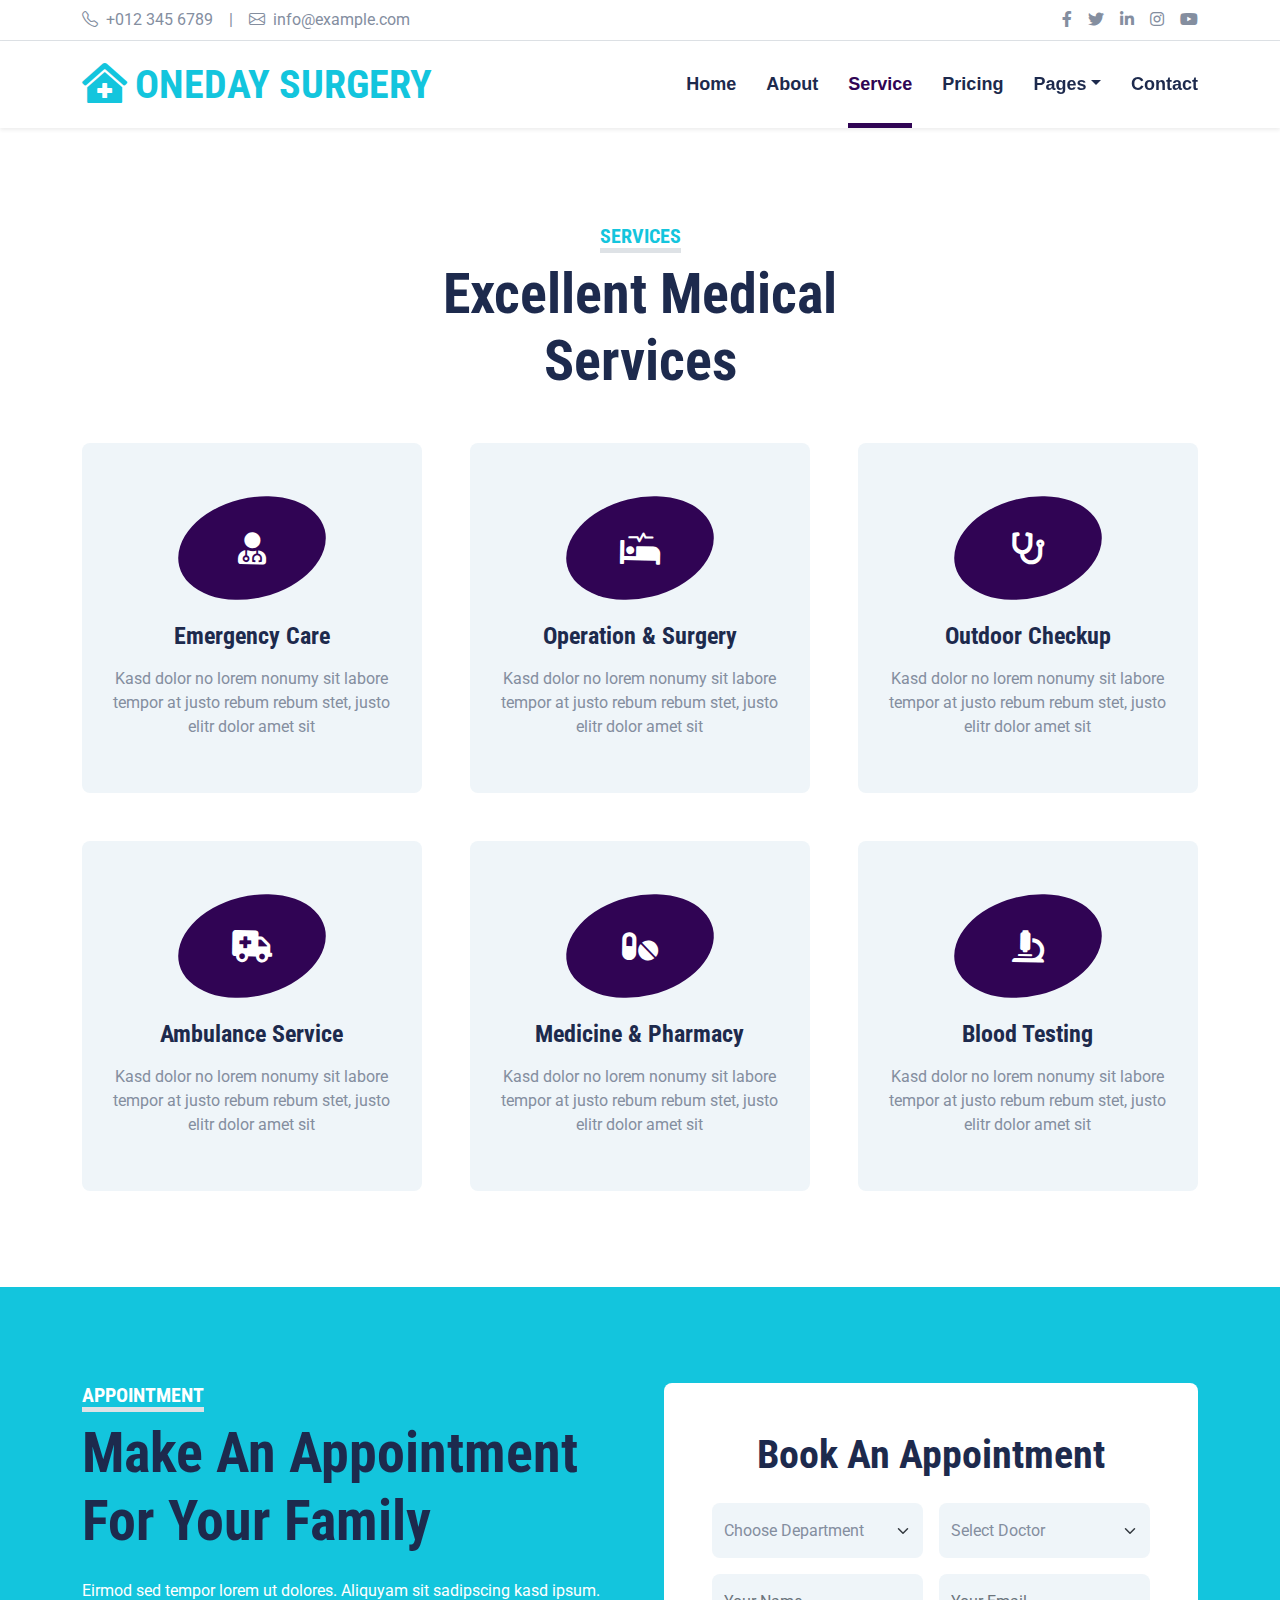
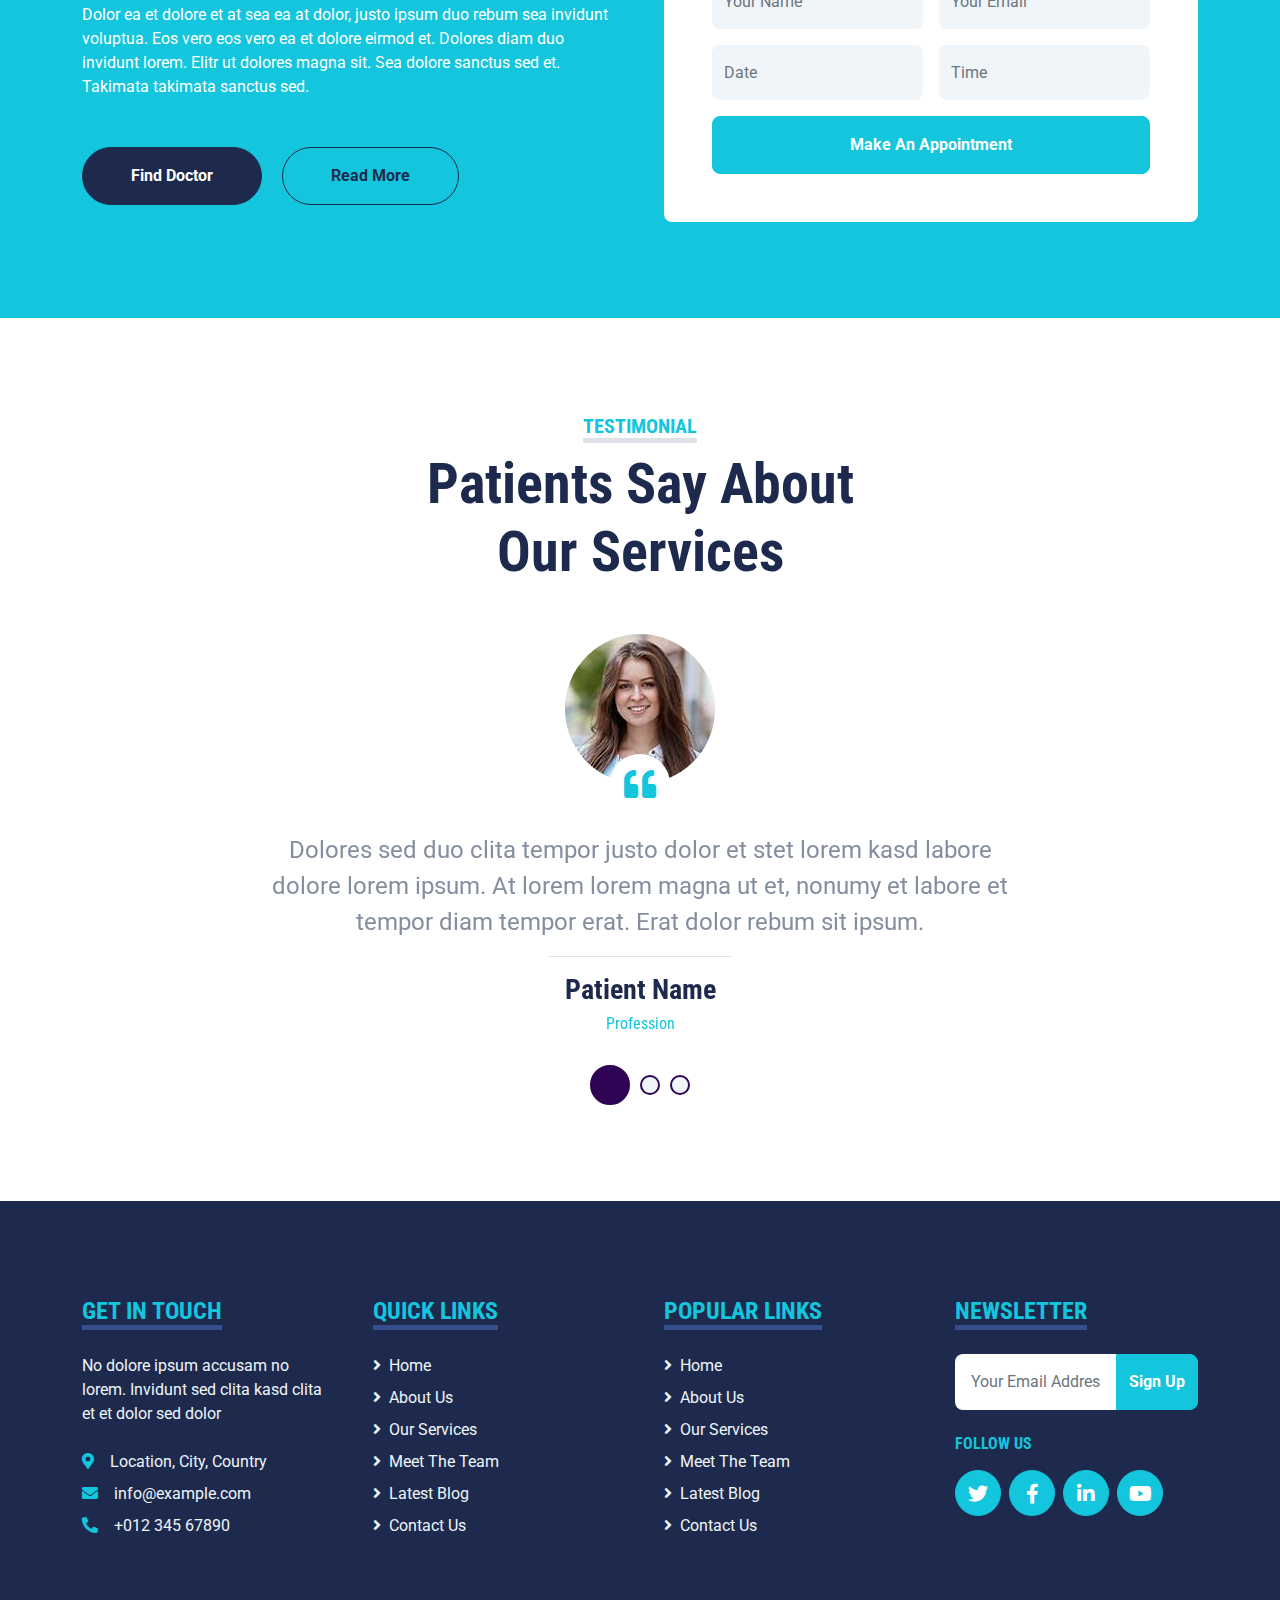
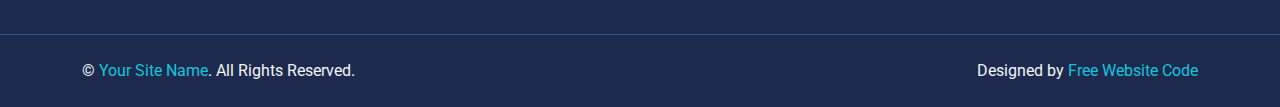
<file: hospital-website-template/service.html>
<!DOCTYPE html>
<html lang="en">

<head>
    <meta charset="utf-8">
    <title>ONEDAY SURGERY</title>
    <meta content="width=device-width, initial-scale=1.0" name="viewport">
    <meta content="Free HTML Templates" name="keywords">
    <meta content="Free HTML Templates" name="description">

    <!-- Favicon -->
    <link href="img/favicon.ico" rel="icon">

    <!-- Google Web Fonts -->
    <link rel="preconnect" href="https://fonts.gstatic.com">
    <link href="https://fonts.googleapis.com/css2?family=Roboto+Condensed:wght@400;700&family=Roboto:wght@400;700&display=swap" rel="stylesheet">  

    <!-- Icon Font Stylesheet -->
    <link href="https://cdnjs.cloudflare.com/ajax/libs/font-awesome/5.15.0/css/all.min.css" rel="stylesheet">
    <link href="https://cdn.jsdelivr.net/npm/bootstrap-icons@1.4.1/font/bootstrap-icons.css" rel="stylesheet">

    <!-- Libraries Stylesheet -->
    <link href="lib/owlcarousel/assets/owl.carousel.min.css" rel="stylesheet">
    <link href="lib/tempusdominus/css/tempusdominus-bootstrap-4.min.css" rel="stylesheet" />

    <!-- Customized Bootstrap Stylesheet -->
    <link href="css/bootstrap.min.css" rel="stylesheet">

    <!-- Template Stylesheet -->
    <link href="css/style.css" rel="stylesheet">
</head>

<body>
    <!-- Topbar Start -->
    <div class="container-fluid py-2 border-bottom d-none d-lg-block">
        <div class="container">
            <div class="row">
                <div class="col-md-6 text-center text-lg-start mb-2 mb-lg-0">
                    <div class="d-inline-flex align-items-center">
                        <a class="text-decoration-none text-body pe-3" href=""><i class="bi bi-telephone me-2"></i>+012 345 6789</a>
                        <span class="text-body">|</span>
                        <a class="text-decoration-none text-body px-3" href=""><i class="bi bi-envelope me-2"></i>info@example.com</a>
                    </div>
                </div>
                <div class="col-md-6 text-center text-lg-end">
                    <div class="d-inline-flex align-items-center">
                        <a class="text-body px-2" href="https://facebook.com/freewebsitecode/">
                            <i class="fab fa-facebook-f"></i>
                        </a>
                        <a class="text-body px-2" href="https://freewebsitecode.com/">
                            <i class="fab fa-twitter"></i>
                        </a>
                        <a class="text-body px-2" href="https://freewebsitecode.com/">
                            <i class="fab fa-linkedin-in"></i>
                        </a>
                        <a class="text-body px-2" href="https://freewebsitecode.com/">
                            <i class="fab fa-instagram"></i>
                        </a>
                        <a class="text-body ps-2" href="https://youtube.com/freewebsitecode/">
                            <i class="fab fa-youtube"></i>
                        </a>
                    </div>
                </div>
            </div>
        </div>
    </div>
    <!-- Topbar End -->


    <!-- Navbar Start -->
    <div class="container-fluid sticky-top bg-white shadow-sm mb-5">
        <div class="container">
            <nav class="navbar navbar-expand-lg bg-white navbar-light py-3 py-lg-0">
                <a href="index.html" class="navbar-brand">
                    <h1 class="m-0 text-uppercase text-primary"><i class="fa fa-clinic-medical me-2"></i>ONEDAY SURGERY</h1>
                </a>
                <button class="navbar-toggler" type="button" data-bs-toggle="collapse" data-bs-target="#navbarCollapse">
                    <span class="navbar-toggler-icon"></span>
                </button>
                <div class="collapse navbar-collapse" id="navbarCollapse">
                    <div class="navbar-nav ms-auto py-0">
                        <a href="index.html" class="nav-item nav-link">Home</a>
                        <a href="about.html" class="nav-item nav-link">About</a>
                        <a href="service.html" class="nav-item nav-link active">Service</a>
                        <a href="price.html" class="nav-item nav-link">Pricing</a>
                        <div class="nav-item dropdown">
                            <a href="#" class="nav-link dropdown-toggle" data-bs-toggle="dropdown">Pages</a>
                            <div class="dropdown-menu m-0">
                                <a href="blog.html" class="dropdown-item">Blog Grid</a>
                                <a href="detail.html" class="dropdown-item">Blog Detail</a>
                                <a href="team.html" class="dropdown-item">The Team</a>
                                <a href="testimonial.html" class="dropdown-item">Testimonial</a>
                                <a href="appointment.html" class="dropdown-item">Appointment</a>
                                <a href="search.html" class="dropdown-item">Search</a>
                            </div>
                        </div>
                        <a href="contact.html" class="nav-item nav-link">Contact</a>
                    </div>
                </div>
            </nav>
        </div>
    </div>
    <!-- Navbar End -->
    

    <!-- Services Start -->
    <div class="container-fluid py-5">
        <div class="container">
            <div class="text-center mx-auto mb-5" style="max-width: 500px;">
                <h5 class="d-inline-block text-primary text-uppercase border-bottom border-5">Services</h5>
                <h1 class="display-4">Excellent Medical Services</h1>
            </div>
            <div class="row g-5">
                <div class="col-lg-4 col-md-6">
                    <div class="service-item bg-light rounded d-flex flex-column align-items-center justify-content-center text-center">
                        <div class="service-icon mb-4">
                            <i class="fa fa-2x fa-user-md text-white"></i>
                        </div>
                        <h4 class="mb-3">Emergency Care</h4>
                        <p class="m-0">Kasd dolor no lorem nonumy sit labore tempor at justo rebum rebum stet, justo elitr dolor amet sit</p>
                        <a class="btn btn-lg btn-primary rounded-pill" href="">
                            <i class="bi bi-arrow-right"></i>
                        </a>
                    </div>
                </div>
                <div class="col-lg-4 col-md-6">
                    <div class="service-item bg-light rounded d-flex flex-column align-items-center justify-content-center text-center">
                        <div class="service-icon mb-4">
                            <i class="fa fa-2x fa-procedures text-white"></i>
                        </div>
                        <h4 class="mb-3">Operation & Surgery</h4>
                        <p class="m-0">Kasd dolor no lorem nonumy sit labore tempor at justo rebum rebum stet, justo elitr dolor amet sit</p>
                        <a class="btn btn-lg btn-primary rounded-pill" href="">
                            <i class="bi bi-arrow-right"></i>
                        </a>
                    </div>
                </div>
                <div class="col-lg-4 col-md-6">
                    <div class="service-item bg-light rounded d-flex flex-column align-items-center justify-content-center text-center">
                        <div class="service-icon mb-4">
                            <i class="fa fa-2x fa-stethoscope text-white"></i>
                        </div>
                        <h4 class="mb-3">Outdoor Checkup</h4>
                        <p class="m-0">Kasd dolor no lorem nonumy sit labore tempor at justo rebum rebum stet, justo elitr dolor amet sit</p>
                        <a class="btn btn-lg btn-primary rounded-pill" href="">
                            <i class="bi bi-arrow-right"></i>
                        </a>
                    </div>
                </div>
                <div class="col-lg-4 col-md-6">
                    <div class="service-item bg-light rounded d-flex flex-column align-items-center justify-content-center text-center">
                        <div class="service-icon mb-4">
                            <i class="fa fa-2x fa-ambulance text-white"></i>
                        </div>
                        <h4 class="mb-3">Ambulance Service</h4>
                        <p class="m-0">Kasd dolor no lorem nonumy sit labore tempor at justo rebum rebum stet, justo elitr dolor amet sit</p>
                        <a class="btn btn-lg btn-primary rounded-pill" href="">
                            <i class="bi bi-arrow-right"></i>
                        </a>
                    </div>
                </div>
                <div class="col-lg-4 col-md-6">
                    <div class="service-item bg-light rounded d-flex flex-column align-items-center justify-content-center text-center">
                        <div class="service-icon mb-4">
                            <i class="fa fa-2x fa-pills text-white"></i>
                        </div>
                        <h4 class="mb-3">Medicine & Pharmacy</h4>
                        <p class="m-0">Kasd dolor no lorem nonumy sit labore tempor at justo rebum rebum stet, justo elitr dolor amet sit</p>
                        <a class="btn btn-lg btn-primary rounded-pill" href="">
                            <i class="bi bi-arrow-right"></i>
                        </a>
                    </div>
                </div>
                <div class="col-lg-4 col-md-6">
                    <div class="service-item bg-light rounded d-flex flex-column align-items-center justify-content-center text-center">
                        <div class="service-icon mb-4">
                            <i class="fa fa-2x fa-microscope text-white"></i>
                        </div>
                        <h4 class="mb-3">Blood Testing</h4>
                        <p class="m-0">Kasd dolor no lorem nonumy sit labore tempor at justo rebum rebum stet, justo elitr dolor amet sit</p>
                        <a class="btn btn-lg btn-primary rounded-pill" href="">
                            <i class="bi bi-arrow-right"></i>
                        </a>
                    </div>
                </div>
            </div>
        </div>
    </div>
    <!-- Services End -->


    <!-- Appointment Start -->
    <div class="container-fluid bg-primary my-5 py-5">
        <div class="container py-5">
            <div class="row gx-5">
                <div class="col-lg-6 mb-5 mb-lg-0">
                    <div class="mb-4">
                        <h5 class="d-inline-block text-white text-uppercase border-bottom border-5">Appointment</h5>
                        <h1 class="display-4">Make An Appointment For Your Family</h1>
                    </div>
                    <p class="text-white mb-5">Eirmod sed tempor lorem ut dolores. Aliquyam sit sadipscing kasd ipsum. Dolor ea et dolore et at sea ea at dolor, justo ipsum duo rebum sea invidunt voluptua. Eos vero eos vero ea et dolore eirmod et. Dolores diam duo invidunt lorem. Elitr ut dolores magna sit. Sea dolore sanctus sed et. Takimata takimata sanctus sed.</p>
                    <a class="btn btn-dark rounded-pill py-3 px-5 me-3" href="">Find Doctor</a>
                    <a class="btn btn-outline-dark rounded-pill py-3 px-5" href="">Read More</a>
                </div>
                <div class="col-lg-6">
                    <div class="bg-white text-center rounded p-5">
                        <h1 class="mb-4">Book An Appointment</h1>
                        <form>
                            <div class="row g-3">
                                <div class="col-12 col-sm-6">
                                    <select class="form-select bg-light border-0" style="height: 55px;">
                                        <option selected>Choose Department</option>
                                        <option value="1">Department 1</option>
                                        <option value="2">Department 2</option>
                                        <option value="3">Department 3</option>
                                    </select>
                                </div>
                                <div class="col-12 col-sm-6">
                                    <select class="form-select bg-light border-0" style="height: 55px;">
                                        <option selected>Select Doctor</option>
                                        <option value="1">Doctor 1</option>
                                        <option value="2">Doctor 2</option>
                                        <option value="3">Doctor 3</option>
                                    </select>
                                </div>
                                <div class="col-12 col-sm-6">
                                    <input type="text" class="form-control bg-light border-0" placeholder="Your Name" style="height: 55px;">
                                </div>
                                <div class="col-12 col-sm-6">
                                    <input type="email" class="form-control bg-light border-0" placeholder="Your Email" style="height: 55px;">
                                </div>
                                <div class="col-12 col-sm-6">
                                    <div class="date" id="date" data-target-input="nearest">
                                        <input type="text"
                                            class="form-control bg-light border-0 datetimepicker-input"
                                            placeholder="Date" data-target="#date" data-toggle="datetimepicker" style="height: 55px;">
                                    </div>
                                </div>
                                <div class="col-12 col-sm-6">
                                    <div class="time" id="time" data-target-input="nearest">
                                        <input type="text"
                                            class="form-control bg-light border-0 datetimepicker-input"
                                            placeholder="Time" data-target="#time" data-toggle="datetimepicker" style="height: 55px;">
                                    </div>
                                </div>
                                <div class="col-12">
                                    <button class="btn btn-primary w-100 py-3" type="submit">Make An Appointment</button>
                                </div>
                            </div>
                        </form>
                    </div>
                </div>
            </div>
        </div>
    </div>
    <!-- Appointment End -->


    <!-- Testimonial Start -->
    <div class="container-fluid py-5">
        <div class="container">
            <div class="text-center mx-auto mb-5" style="max-width: 500px;">
                <h5 class="d-inline-block text-primary text-uppercase border-bottom border-5">Testimonial</h5>
                <h1 class="display-4">Patients Say About Our Services</h1>
            </div>
            <div class="row justify-content-center">
                <div class="col-lg-8">
                    <div class="owl-carousel testimonial-carousel">
                        <div class="testimonial-item text-center">
                            <div class="position-relative mb-5">
                                <img class="img-fluid rounded-circle mx-auto" src="img/testimonial-1.jpg" alt="">
                                <div class="position-absolute top-100 start-50 translate-middle d-flex align-items-center justify-content-center bg-white rounded-circle" style="width: 60px; height: 60px;">
                                    <i class="fa fa-quote-left fa-2x text-primary"></i>
                                </div>
                            </div>
                            <p class="fs-4 fw-normal">Dolores sed duo clita tempor justo dolor et stet lorem kasd labore dolore lorem ipsum. At lorem lorem magna ut et, nonumy et labore et tempor diam tempor erat. Erat dolor rebum sit ipsum.</p>
                            <hr class="w-25 mx-auto">
                            <h3>Patient Name</h3>
                            <h6 class="fw-normal text-primary mb-3">Profession</h6>
                        </div>
                        <div class="testimonial-item text-center">
                            <div class="position-relative mb-5">
                                <img class="img-fluid rounded-circle mx-auto" src="img/testimonial-2.jpg" alt="">
                                <div class="position-absolute top-100 start-50 translate-middle d-flex align-items-center justify-content-center bg-white rounded-circle" style="width: 60px; height: 60px;">
                                    <i class="fa fa-quote-left fa-2x text-primary"></i>
                                </div>
                            </div>
                            <p class="fs-4 fw-normal">Dolores sed duo clita tempor justo dolor et stet lorem kasd labore dolore lorem ipsum. At lorem lorem magna ut et, nonumy et labore et tempor diam tempor erat. Erat dolor rebum sit ipsum.</p>
                            <hr class="w-25 mx-auto">
                            <h3>Patient Name</h3>
                            <h6 class="fw-normal text-primary mb-3">Profession</h6>
                        </div>
                        <div class="testimonial-item text-center">
                            <div class="position-relative mb-5">
                                <img class="img-fluid rounded-circle mx-auto" src="img/testimonial-3.jpg" alt="">
                                <div class="position-absolute top-100 start-50 translate-middle d-flex align-items-center justify-content-center bg-white rounded-circle" style="width: 60px; height: 60px;">
                                    <i class="fa fa-quote-left fa-2x text-primary"></i>
                                </div>
                            </div>
                            <p class="fs-4 fw-normal">Dolores sed duo clita tempor justo dolor et stet lorem kasd labore dolore lorem ipsum. At lorem lorem magna ut et, nonumy et labore et tempor diam tempor erat. Erat dolor rebum sit ipsum.</p>
                            <hr class="w-25 mx-auto">
                            <h3>Patient Name</h3>
                            <h6 class="fw-normal text-primary mb-3">Profession</h6>
                        </div>
                    </div>
                </div>
            </div>
        </div>
    </div>
    <!-- Testimonial End -->


    <!-- Footer Start -->
    <div class="container-fluid bg-dark text-light mt-5 py-5">
        <div class="container py-5">
            <div class="row g-5">
                <div class="col-lg-3 col-md-6">
                    <h4 class="d-inline-block text-primary text-uppercase border-bottom border-5 border-secondary mb-4">Get In Touch</h4>
                    <p class="mb-4">No dolore ipsum accusam no lorem. Invidunt sed clita kasd clita et et dolor sed dolor</p>
                    <p class="mb-2"><i class="fa fa-map-marker-alt text-primary me-3"></i>Location, City, Country</p>
                    <p class="mb-2"><i class="fa fa-envelope text-primary me-3"></i>info@example.com</p>
                    <p class="mb-0"><i class="fa fa-phone-alt text-primary me-3"></i>+012 345 67890</p>
                </div>
                <div class="col-lg-3 col-md-6">
                    <h4 class="d-inline-block text-primary text-uppercase border-bottom border-5 border-secondary mb-4">Quick Links</h4>
                    <div class="d-flex flex-column justify-content-start">
                        <a class="text-light mb-2" href="#"><i class="fa fa-angle-right me-2"></i>Home</a>
                        <a class="text-light mb-2" href="#"><i class="fa fa-angle-right me-2"></i>About Us</a>
                        <a class="text-light mb-2" href="#"><i class="fa fa-angle-right me-2"></i>Our Services</a>
                        <a class="text-light mb-2" href="#"><i class="fa fa-angle-right me-2"></i>Meet The Team</a>
                        <a class="text-light mb-2" href="#"><i class="fa fa-angle-right me-2"></i>Latest Blog</a>
                        <a class="text-light" href="#"><i class="fa fa-angle-right me-2"></i>Contact Us</a>
                    </div>
                </div>
                <div class="col-lg-3 col-md-6">
                    <h4 class="d-inline-block text-primary text-uppercase border-bottom border-5 border-secondary mb-4">Popular Links</h4>
                    <div class="d-flex flex-column justify-content-start">
                        <a class="text-light mb-2" href="#"><i class="fa fa-angle-right me-2"></i>Home</a>
                        <a class="text-light mb-2" href="#"><i class="fa fa-angle-right me-2"></i>About Us</a>
                        <a class="text-light mb-2" href="#"><i class="fa fa-angle-right me-2"></i>Our Services</a>
                        <a class="text-light mb-2" href="#"><i class="fa fa-angle-right me-2"></i>Meet The Team</a>
                        <a class="text-light mb-2" href="#"><i class="fa fa-angle-right me-2"></i>Latest Blog</a>
                        <a class="text-light" href="#"><i class="fa fa-angle-right me-2"></i>Contact Us</a>
                    </div>
                </div>
                <div class="col-lg-3 col-md-6">
                    <h4 class="d-inline-block text-primary text-uppercase border-bottom border-5 border-secondary mb-4">Newsletter</h4>
                    <form action="">
                        <div class="input-group">
                            <input type="text" class="form-control p-3 border-0" placeholder="Your Email Address">
                            <button class="btn btn-primary">Sign Up</button>
                        </div>
                    </form>
                    <h6 class="text-primary text-uppercase mt-4 mb-3">Follow Us</h6>
                    <div class="d-flex">
                        <a class="btn btn-lg btn-primary btn-lg-square rounded-circle me-2" href="https://freewebsitecode.com/"><i class="fab fa-twitter"></i></a>
                        <a class="btn btn-lg btn-primary btn-lg-square rounded-circle me-2" href="https://facebook.com/freewebsitecode/"><i class="fab fa-facebook-f"></i></a>
                        <a class="btn btn-lg btn-primary btn-lg-square rounded-circle me-2" href="https://freewebsitecode.com/"><i class="fab fa-linkedin-in"></i></a>
                        <a class="btn btn-lg btn-primary btn-lg-square rounded-circle" href="https://youtube.com/freewebsitecode/"><i class="fab fa-youtube"></i></a>
                    </div>
                </div>
            </div>
        </div>
    </div>
    <div class="container-fluid bg-dark text-light border-top border-secondary py-4">
        <div class="container">
            <div class="row g-5">
                <div class="col-md-6 text-center text-md-start">
                    <p class="mb-md-0">&copy; <a class="text-primary" href="#">Your Site Name</a>. All Rights Reserved.</p>
                </div>
                <div class="col-md-6 text-center text-md-end">
                    <p class="mb-0">Designed by <a class="text-primary" href="https://freewebsitecode.com">Free Website Code</a></p>
                </div>
            </div>
        </div>
    </div>
    <!-- Footer End -->


    <!-- Back to Top -->
    <a href="#" class="btn btn-lg btn-primary btn-lg-square back-to-top"><i class="bi bi-arrow-up"></i></a>


    <!-- JavaScript Libraries -->
    <script src="https://code.jquery.com/jquery-3.4.1.min.js"></script>
    <script src="https://cdn.jsdelivr.net/npm/bootstrap@5.0.0/dist/js/bootstrap.bundle.min.js"></script>
    <script src="lib/easing/easing.min.js"></script>
    <script src="lib/waypoints/waypoints.min.js"></script>
    <script src="lib/owlcarousel/owl.carousel.min.js"></script>
    <script src="lib/tempusdominus/js/moment.min.js"></script>
    <script src="lib/tempusdominus/js/moment-timezone.min.js"></script>
    <script src="lib/tempusdominus/js/tempusdominus-bootstrap-4.min.js"></script>

    <!-- Template Javascript -->
    <script src="js/main.js"></script>
</body>

</html>
</file>
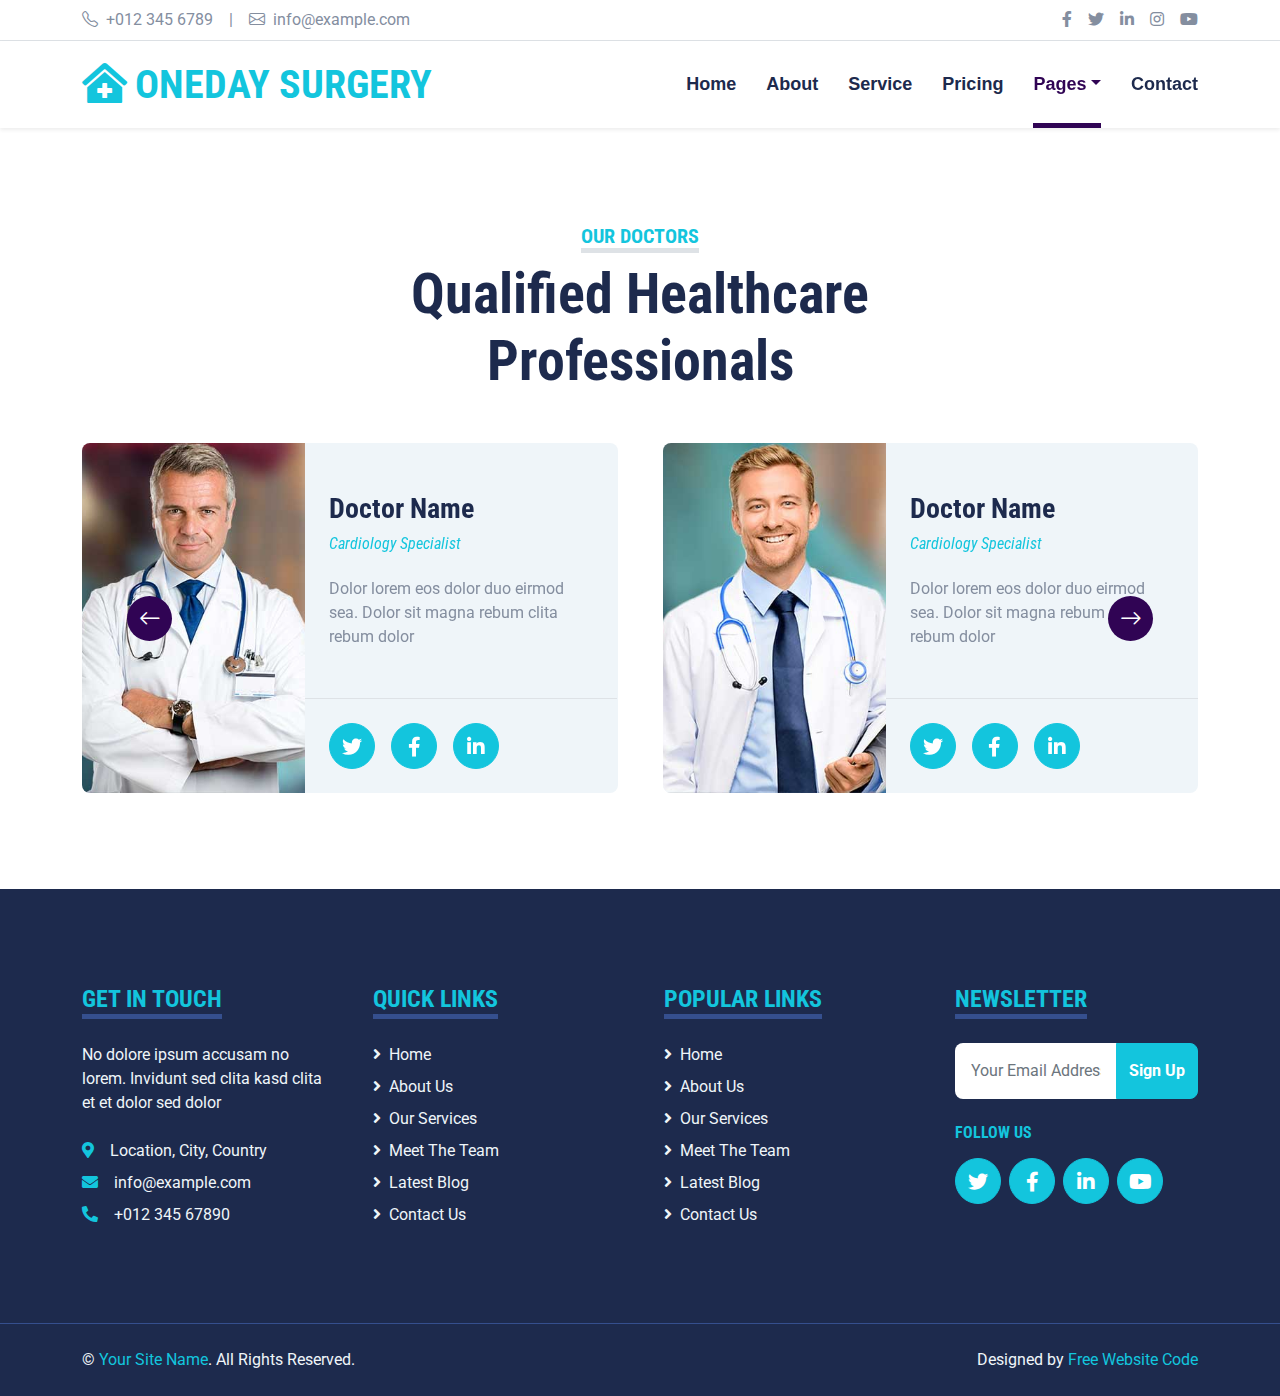
<file: hospital-website-template/team.html>
<!DOCTYPE html>
<html lang="en">

<head>
    <meta charset="utf-8">
    <title>ONEDAY SURGERY</title>
    <meta content="width=device-width, initial-scale=1.0" name="viewport">
    <meta content="Free HTML Templates" name="keywords">
    <meta content="Free HTML Templates" name="description">

    <!-- Favicon -->
    <link href="img/favicon.ico" rel="icon">

    <!-- Google Web Fonts -->
    <link rel="preconnect" href="https://fonts.gstatic.com">
    <link href="https://fonts.googleapis.com/css2?family=Roboto+Condensed:wght@400;700&family=Roboto:wght@400;700&display=swap" rel="stylesheet">  

    <!-- Icon Font Stylesheet -->
    <link href="https://cdnjs.cloudflare.com/ajax/libs/font-awesome/5.15.0/css/all.min.css" rel="stylesheet">
    <link href="https://cdn.jsdelivr.net/npm/bootstrap-icons@1.4.1/font/bootstrap-icons.css" rel="stylesheet">

    <!-- Libraries Stylesheet -->
    <link href="lib/owlcarousel/assets/owl.carousel.min.css" rel="stylesheet">
    <link href="lib/tempusdominus/css/tempusdominus-bootstrap-4.min.css" rel="stylesheet" />

    <!-- Customized Bootstrap Stylesheet -->
    <link href="css/bootstrap.min.css" rel="stylesheet">

    <!-- Template Stylesheet -->
    <link href="css/style.css" rel="stylesheet">
</head>

<body>
    <!-- Topbar Start -->
    <div class="container-fluid py-2 border-bottom d-none d-lg-block">
        <div class="container">
            <div class="row">
                <div class="col-md-6 text-center text-lg-start mb-2 mb-lg-0">
                    <div class="d-inline-flex align-items-center">
                        <a class="text-decoration-none text-body pe-3" href=""><i class="bi bi-telephone me-2"></i>+012 345 6789</a>
                        <span class="text-body">|</span>
                        <a class="text-decoration-none text-body px-3" href=""><i class="bi bi-envelope me-2"></i>info@example.com</a>
                    </div>
                </div>
                <div class="col-md-6 text-center text-lg-end">
                    <div class="d-inline-flex align-items-center">
                        <a class="text-body px-2" href="https://facebook.com/freewebsitecode/">
                            <i class="fab fa-facebook-f"></i>
                        </a>
                        <a class="text-body px-2" href="https://freewebsitecode.com/">
                            <i class="fab fa-twitter"></i>
                        </a>
                        <a class="text-body px-2" href="https://freewebsitecode.com/">
                            <i class="fab fa-linkedin-in"></i>
                        </a>
                        <a class="text-body px-2" href="https://freewebsitecode.com/">
                            <i class="fab fa-instagram"></i>
                        </a>
                        <a class="text-body ps-2" href="https://youtube.com/freewebsitecode/">
                            <i class="fab fa-youtube"></i>
                        </a>
                    </div>
                </div>
            </div>
        </div>
    </div>
    <!-- Topbar End -->


    <!-- Navbar Start -->
    <div class="container-fluid sticky-top bg-white shadow-sm mb-5">
        <div class="container">
            <nav class="navbar navbar-expand-lg bg-white navbar-light py-3 py-lg-0">
                <a href="index.html" class="navbar-brand">
                    <h1 class="m-0 text-uppercase text-primary"><i class="fa fa-clinic-medical me-2"></i>ONEDAY SURGERY</h1>
                </a>
                <button class="navbar-toggler" type="button" data-bs-toggle="collapse" data-bs-target="#navbarCollapse">
                    <span class="navbar-toggler-icon"></span>
                </button>
                <div class="collapse navbar-collapse" id="navbarCollapse">
                    <div class="navbar-nav ms-auto py-0">
                        <a href="index.html" class="nav-item nav-link">Home</a>
                        <a href="about.html" class="nav-item nav-link">About</a>
                        <a href="service.html" class="nav-item nav-link">Service</a>
                        <a href="price.html" class="nav-item nav-link">Pricing</a>
                        <div class="nav-item dropdown">
                            <a href="#" class="nav-link dropdown-toggle active" data-bs-toggle="dropdown">Pages</a>
                            <div class="dropdown-menu m-0">
                                <a href="blog.html" class="dropdown-item">Blog Grid</a>
                                <a href="detail.html" class="dropdown-item">Blog Detail</a>
                                <a href="team.html" class="dropdown-item active">The Team</a>
                                <a href="testimonial.html" class="dropdown-item">Testimonial</a>
                                <a href="appointment.html" class="dropdown-item">Appointment</a>
                                <a href="search.html" class="dropdown-item">Search</a>
                            </div>
                        </div>
                        <a href="contact.html" class="nav-item nav-link">Contact</a>
                    </div>
                </div>
            </nav>
        </div>
    </div>
    <!-- Navbar End -->


    <!-- Team Start -->
    <div class="container-fluid py-5">
        <div class="container">
            <div class="text-center mx-auto mb-5" style="max-width: 500px;">
                <h5 class="d-inline-block text-primary text-uppercase border-bottom border-5">Our Doctors</h5>
                <h1 class="display-4">Qualified Healthcare Professionals</h1>
            </div>
            <div class="owl-carousel team-carousel position-relative">
                <div class="team-item">
                    <div class="row g-0 bg-light rounded overflow-hidden">
                        <div class="col-12 col-sm-5 h-100">
                            <img class="img-fluid h-100" src="img/team-1.jpg" style="object-fit: cover;">
                        </div>
                        <div class="col-12 col-sm-7 h-100 d-flex flex-column">
                            <div class="mt-auto p-4">
                                <h3>Doctor Name</h3>
                                <h6 class="fw-normal fst-italic text-primary mb-4">Cardiology Specialist</h6>
                                <p class="m-0">Dolor lorem eos dolor duo eirmod sea. Dolor sit magna rebum clita rebum dolor</p>
                            </div>
                            <div class="d-flex mt-auto border-top p-4">
                                <a class="btn btn-lg btn-primary btn-lg-square rounded-circle me-3" href="#"><i class="fab fa-twitter"></i></a>
                                <a class="btn btn-lg btn-primary btn-lg-square rounded-circle me-3" href="#"><i class="fab fa-facebook-f"></i></a>
                                <a class="btn btn-lg btn-primary btn-lg-square rounded-circle" href="#"><i class="fab fa-linkedin-in"></i></a>
                            </div>
                        </div>
                    </div>
                </div>
                <div class="team-item">
                    <div class="row g-0 bg-light rounded overflow-hidden">
                        <div class="col-12 col-sm-5 h-100">
                            <img class="img-fluid h-100" src="img/team-2.jpg" style="object-fit: cover;">
                        </div>
                        <div class="col-12 col-sm-7 h-100 d-flex flex-column">
                            <div class="mt-auto p-4">
                                <h3>Doctor Name</h3>
                                <h6 class="fw-normal fst-italic text-primary mb-4">Cardiology Specialist</h6>
                                <p class="m-0">Dolor lorem eos dolor duo eirmod sea. Dolor sit magna rebum clita rebum dolor</p>
                            </div>
                            <div class="d-flex mt-auto border-top p-4">
                                <a class="btn btn-lg btn-primary btn-lg-square rounded-circle me-3" href="#"><i class="fab fa-twitter"></i></a>
                                <a class="btn btn-lg btn-primary btn-lg-square rounded-circle me-3" href="#"><i class="fab fa-facebook-f"></i></a>
                                <a class="btn btn-lg btn-primary btn-lg-square rounded-circle" href="#"><i class="fab fa-linkedin-in"></i></a>
                            </div>
                        </div>
                    </div>
                </div>
                <div class="team-item">
                    <div class="row g-0 bg-light rounded overflow-hidden">
                        <div class="col-12 col-sm-5 h-100">
                            <img class="img-fluid h-100" src="img/team-3.jpg" style="object-fit: cover;">
                        </div>
                        <div class="col-12 col-sm-7 h-100 d-flex flex-column">
                            <div class="mt-auto p-4">
                                <h3>Doctor Name</h3>
                                <h6 class="fw-normal fst-italic text-primary mb-4">Cardiology Specialist</h6>
                                <p class="m-0">Dolor lorem eos dolor duo eirmod sea. Dolor sit magna rebum clita rebum dolor</p>
                            </div>
                            <div class="d-flex mt-auto border-top p-4">
                                <a class="btn btn-lg btn-primary btn-lg-square rounded-circle me-3" href="#"><i class="fab fa-twitter"></i></a>
                                <a class="btn btn-lg btn-primary btn-lg-square rounded-circle me-3" href="#"><i class="fab fa-facebook-f"></i></a>
                                <a class="btn btn-lg btn-primary btn-lg-square rounded-circle" href="#"><i class="fab fa-linkedin-in"></i></a>
                            </div>
                        </div>
                    </div>
                </div>
            </div>
        </div>
    </div>
    <!-- Team End -->


    <!-- Footer Start -->
    <div class="container-fluid bg-dark text-light mt-5 py-5">
        <div class="container py-5">
            <div class="row g-5">
                <div class="col-lg-3 col-md-6">
                    <h4 class="d-inline-block text-primary text-uppercase border-bottom border-5 border-secondary mb-4">Get In Touch</h4>
                    <p class="mb-4">No dolore ipsum accusam no lorem. Invidunt sed clita kasd clita et et dolor sed dolor</p>
                    <p class="mb-2"><i class="fa fa-map-marker-alt text-primary me-3"></i>Location, City, Country</p>
                    <p class="mb-2"><i class="fa fa-envelope text-primary me-3"></i>info@example.com</p>
                    <p class="mb-0"><i class="fa fa-phone-alt text-primary me-3"></i>+012 345 67890</p>
                </div>
                <div class="col-lg-3 col-md-6">
                    <h4 class="d-inline-block text-primary text-uppercase border-bottom border-5 border-secondary mb-4">Quick Links</h4>
                    <div class="d-flex flex-column justify-content-start">
                        <a class="text-light mb-2" href="#"><i class="fa fa-angle-right me-2"></i>Home</a>
                        <a class="text-light mb-2" href="#"><i class="fa fa-angle-right me-2"></i>About Us</a>
                        <a class="text-light mb-2" href="#"><i class="fa fa-angle-right me-2"></i>Our Services</a>
                        <a class="text-light mb-2" href="#"><i class="fa fa-angle-right me-2"></i>Meet The Team</a>
                        <a class="text-light mb-2" href="#"><i class="fa fa-angle-right me-2"></i>Latest Blog</a>
                        <a class="text-light" href="#"><i class="fa fa-angle-right me-2"></i>Contact Us</a>
                    </div>
                </div>
                <div class="col-lg-3 col-md-6">
                    <h4 class="d-inline-block text-primary text-uppercase border-bottom border-5 border-secondary mb-4">Popular Links</h4>
                    <div class="d-flex flex-column justify-content-start">
                        <a class="text-light mb-2" href="#"><i class="fa fa-angle-right me-2"></i>Home</a>
                        <a class="text-light mb-2" href="#"><i class="fa fa-angle-right me-2"></i>About Us</a>
                        <a class="text-light mb-2" href="#"><i class="fa fa-angle-right me-2"></i>Our Services</a>
                        <a class="text-light mb-2" href="#"><i class="fa fa-angle-right me-2"></i>Meet The Team</a>
                        <a class="text-light mb-2" href="#"><i class="fa fa-angle-right me-2"></i>Latest Blog</a>
                        <a class="text-light" href="#"><i class="fa fa-angle-right me-2"></i>Contact Us</a>
                    </div>
                </div>
                <div class="col-lg-3 col-md-6">
                    <h4 class="d-inline-block text-primary text-uppercase border-bottom border-5 border-secondary mb-4">Newsletter</h4>
                    <form action="">
                        <div class="input-group">
                            <input type="text" class="form-control p-3 border-0" placeholder="Your Email Address">
                            <button class="btn btn-primary">Sign Up</button>
                        </div>
                    </form>
                    <h6 class="text-primary text-uppercase mt-4 mb-3">Follow Us</h6>
                    <div class="d-flex">
                        <a class="btn btn-lg btn-primary btn-lg-square rounded-circle me-2" href="https://freewebsitecode.com/"><i class="fab fa-twitter"></i></a>
                        <a class="btn btn-lg btn-primary btn-lg-square rounded-circle me-2" href="https://facebook.com/freewebsitecode/"><i class="fab fa-facebook-f"></i></a>
                        <a class="btn btn-lg btn-primary btn-lg-square rounded-circle me-2" href="https://freewebsitecode.com/"><i class="fab fa-linkedin-in"></i></a>
                        <a class="btn btn-lg btn-primary btn-lg-square rounded-circle" href="https://youtube.com/freewebsitecode/"><i class="fab fa-youtube"></i></a>
                    </div>
                </div>
            </div>
        </div>
    </div>
    <div class="container-fluid bg-dark text-light border-top border-secondary py-4">
        <div class="container">
            <div class="row g-5">
                <div class="col-md-6 text-center text-md-start">
                    <p class="mb-md-0">&copy; <a class="text-primary" href="#">Your Site Name</a>. All Rights Reserved.</p>
                </div>
                <div class="col-md-6 text-center text-md-end">
                    <p class="mb-0">Designed by <a class="text-primary" href="https://freewebsitecode.com">Free Website Code</a></p>
                </div>
            </div>
        </div>
    </div>
    <!-- Footer End -->


    <!-- Back to Top -->
    <a href="#" class="btn btn-lg btn-primary btn-lg-square back-to-top"><i class="bi bi-arrow-up"></i></a>


    <!-- JavaScript Libraries -->
    <script src="https://code.jquery.com/jquery-3.4.1.min.js"></script>
    <script src="https://cdn.jsdelivr.net/npm/bootstrap@5.0.0/dist/js/bootstrap.bundle.min.js"></script>
    <script src="lib/easing/easing.min.js"></script>
    <script src="lib/waypoints/waypoints.min.js"></script>
    <script src="lib/owlcarousel/owl.carousel.min.js"></script>
    <script src="lib/tempusdominus/js/moment.min.js"></script>
    <script src="lib/tempusdominus/js/moment-timezone.min.js"></script>
    <script src="lib/tempusdominus/js/tempusdominus-bootstrap-4.min.js"></script>

    <!-- Template Javascript -->
    <script src="js/main.js"></script>
</body>

</html>
</file>
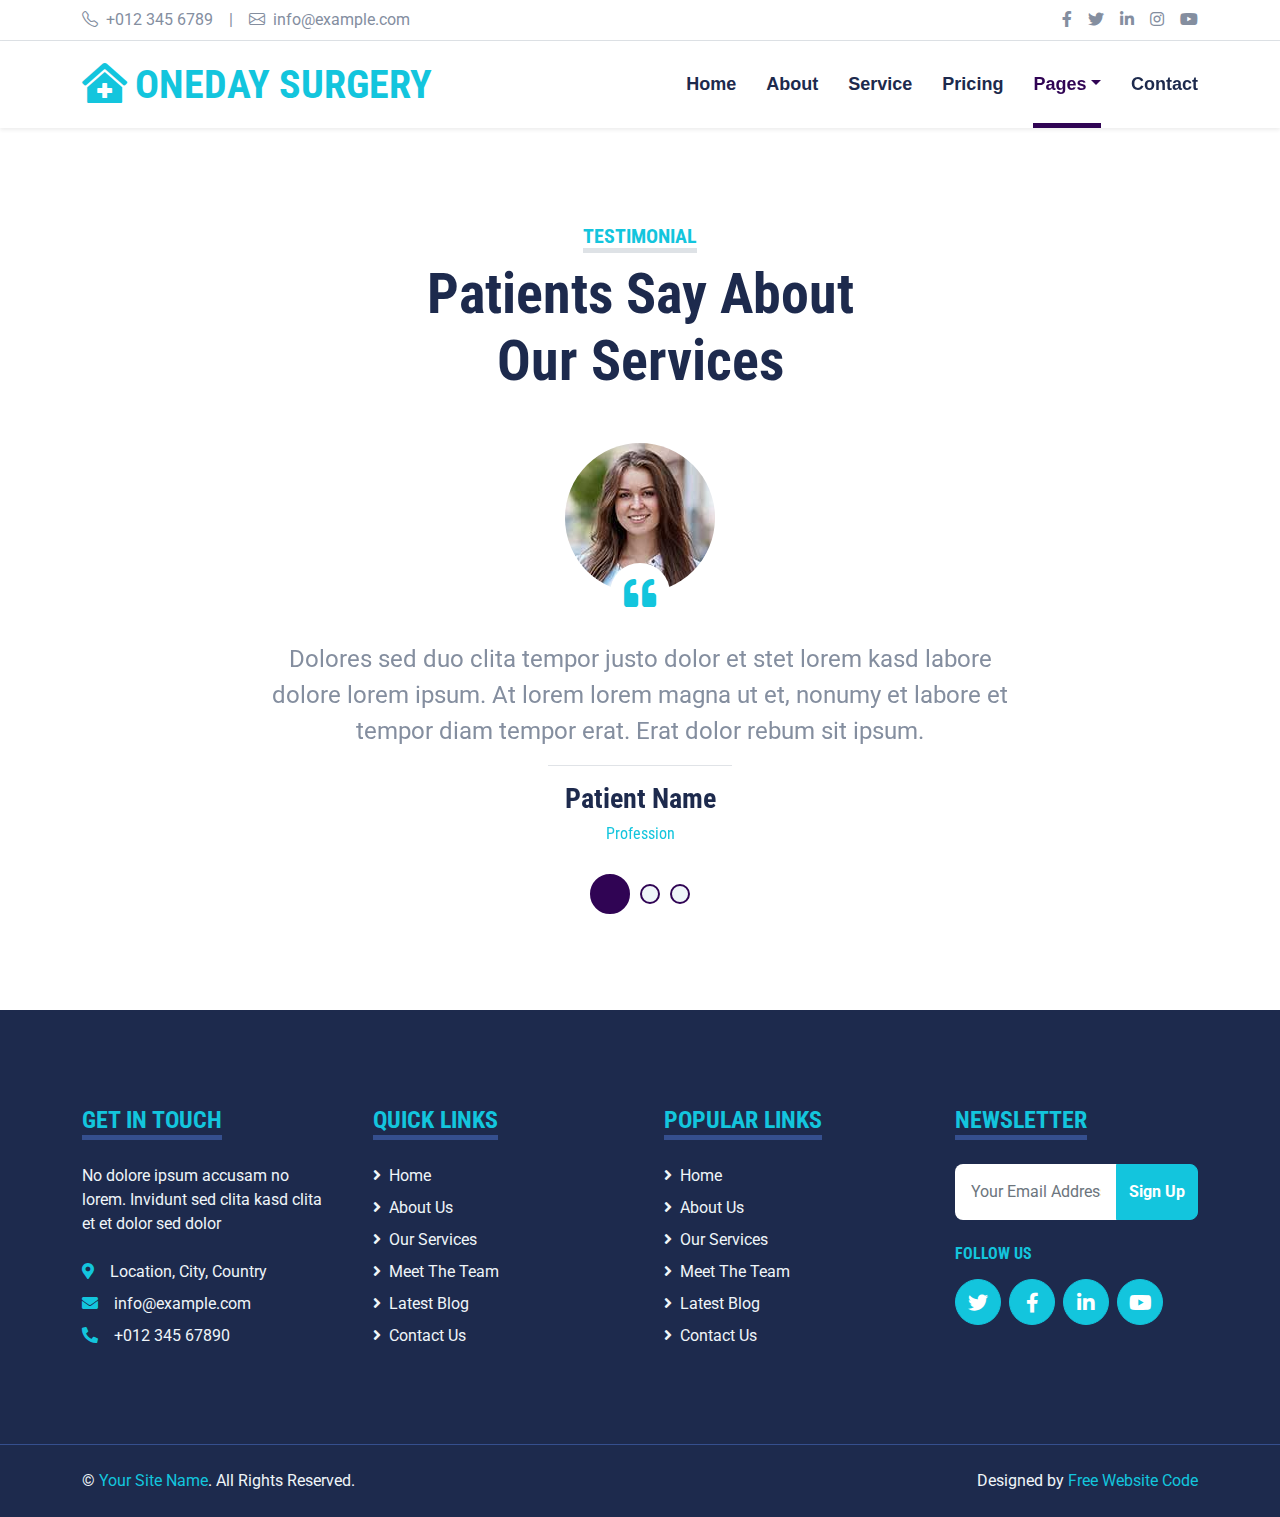
<file: hospital-website-template/testimonial.html>
<!DOCTYPE html>
<html lang="en">

<head>
    <meta charset="utf-8">
    <title>ONEDAY SURGERY</title>
    <meta content="width=device-width, initial-scale=1.0" name="viewport">
    <meta content="Free HTML Templates" name="keywords">
    <meta content="Free HTML Templates" name="description">

    <!-- Favicon -->
    <link href="img/favicon.ico" rel="icon">

    <!-- Google Web Fonts -->
    <link rel="preconnect" href="https://fonts.gstatic.com">
    <link href="https://fonts.googleapis.com/css2?family=Roboto+Condensed:wght@400;700&family=Roboto:wght@400;700&display=swap" rel="stylesheet">  

    <!-- Icon Font Stylesheet -->
    <link href="https://cdnjs.cloudflare.com/ajax/libs/font-awesome/5.15.0/css/all.min.css" rel="stylesheet">
    <link href="https://cdn.jsdelivr.net/npm/bootstrap-icons@1.4.1/font/bootstrap-icons.css" rel="stylesheet">

    <!-- Libraries Stylesheet -->
    <link href="lib/owlcarousel/assets/owl.carousel.min.css" rel="stylesheet">
    <link href="lib/tempusdominus/css/tempusdominus-bootstrap-4.min.css" rel="stylesheet" />

    <!-- Customized Bootstrap Stylesheet -->
    <link href="css/bootstrap.min.css" rel="stylesheet">

    <!-- Template Stylesheet -->
    <link href="css/style.css" rel="stylesheet">
</head>

<body>
    <!-- Topbar Start -->
    <div class="container-fluid py-2 border-bottom d-none d-lg-block">
        <div class="container">
            <div class="row">
                <div class="col-md-6 text-center text-lg-start mb-2 mb-lg-0">
                    <div class="d-inline-flex align-items-center">
                        <a class="text-decoration-none text-body pe-3" href=""><i class="bi bi-telephone me-2"></i>+012 345 6789</a>
                        <span class="text-body">|</span>
                        <a class="text-decoration-none text-body px-3" href=""><i class="bi bi-envelope me-2"></i>info@example.com</a>
                    </div>
                </div>
                <div class="col-md-6 text-center text-lg-end">
                    <div class="d-inline-flex align-items-center">
                        <a class="text-body px-2" href="https://facebook.com/freewebsitecode/">
                            <i class="fab fa-facebook-f"></i>
                        </a>
                        <a class="text-body px-2" href="https://freewebsitecode.com/">
                            <i class="fab fa-twitter"></i>
                        </a>
                        <a class="text-body px-2" href="https://freewebsitecode.com/">
                            <i class="fab fa-linkedin-in"></i>
                        </a>
                        <a class="text-body px-2" href="https://freewebsitecode.com/">
                            <i class="fab fa-instagram"></i>
                        </a>
                        <a class="text-body ps-2" href="https://youtube.com/freewebsitecode/">
                            <i class="fab fa-youtube"></i>
                        </a>
                    </div>
                </div>
            </div>
        </div>
    </div>
    <!-- Topbar End -->


    <!-- Navbar Start -->
    <div class="container-fluid sticky-top bg-white shadow-sm mb-5">
        <div class="container">
            <nav class="navbar navbar-expand-lg bg-white navbar-light py-3 py-lg-0">
                <a href="index.html" class="navbar-brand">
                    <h1 class="m-0 text-uppercase text-primary"><i class="fa fa-clinic-medical me-2"></i>ONEDAY SURGERY</h1>
                </a>
                <button class="navbar-toggler" type="button" data-bs-toggle="collapse" data-bs-target="#navbarCollapse">
                    <span class="navbar-toggler-icon"></span>
                </button>
                <div class="collapse navbar-collapse" id="navbarCollapse">
                    <div class="navbar-nav ms-auto py-0">
                        <a href="index.html" class="nav-item nav-link">Home</a>
                        <a href="about.html" class="nav-item nav-link">About</a>
                        <a href="service.html" class="nav-item nav-link">Service</a>
                        <a href="price.html" class="nav-item nav-link">Pricing</a>
                        <div class="nav-item dropdown">
                            <a href="#" class="nav-link dropdown-toggle active" data-bs-toggle="dropdown">Pages</a>
                            <div class="dropdown-menu m-0">
                                <a href="blog.html" class="dropdown-item">Blog Grid</a>
                                <a href="detail.html" class="dropdown-item">Blog Detail</a>
                                <a href="team.html" class="dropdown-item">The Team</a>
                                <a href="testimonial.html" class="dropdown-item active">Testimonial</a>
                                <a href="appointment.html" class="dropdown-item">Appointment</a>
                                <a href="search.html" class="dropdown-item">Search</a>
                            </div>
                        </div>
                        <a href="contact.html" class="nav-item nav-link">Contact</a>
                    </div>
                </div>
            </nav>
        </div>
    </div>
    <!-- Navbar End -->


    <!-- Testimonial Start -->
    <div class="container-fluid py-5">
        <div class="container">
            <div class="text-center mx-auto mb-5" style="max-width: 500px;">
                <h5 class="d-inline-block text-primary text-uppercase border-bottom border-5">Testimonial</h5>
                <h1 class="display-4">Patients Say About Our Services</h1>
            </div>
            <div class="row justify-content-center">
                <div class="col-lg-8">
                    <div class="owl-carousel testimonial-carousel">
                        <div class="testimonial-item text-center">
                            <div class="position-relative mb-5">
                                <img class="img-fluid rounded-circle mx-auto" src="img/testimonial-1.jpg" alt="">
                                <div class="position-absolute top-100 start-50 translate-middle d-flex align-items-center justify-content-center bg-white rounded-circle" style="width: 60px; height: 60px;">
                                    <i class="fa fa-quote-left fa-2x text-primary"></i>
                                </div>
                            </div>
                            <p class="fs-4 fw-normal">Dolores sed duo clita tempor justo dolor et stet lorem kasd labore dolore lorem ipsum. At lorem lorem magna ut et, nonumy et labore et tempor diam tempor erat. Erat dolor rebum sit ipsum.</p>
                            <hr class="w-25 mx-auto">
                            <h3>Patient Name</h3>
                            <h6 class="fw-normal text-primary mb-3">Profession</h6>
                        </div>
                        <div class="testimonial-item text-center">
                            <div class="position-relative mb-5">
                                <img class="img-fluid rounded-circle mx-auto" src="img/testimonial-2.jpg" alt="">
                                <div class="position-absolute top-100 start-50 translate-middle d-flex align-items-center justify-content-center bg-white rounded-circle" style="width: 60px; height: 60px;">
                                    <i class="fa fa-quote-left fa-2x text-primary"></i>
                                </div>
                            </div>
                            <p class="fs-4 fw-normal">Dolores sed duo clita tempor justo dolor et stet lorem kasd labore dolore lorem ipsum. At lorem lorem magna ut et, nonumy et labore et tempor diam tempor erat. Erat dolor rebum sit ipsum.</p>
                            <hr class="w-25 mx-auto">
                            <h3>Patient Name</h3>
                            <h6 class="fw-normal text-primary mb-3">Profession</h6>
                        </div>
                        <div class="testimonial-item text-center">
                            <div class="position-relative mb-5">
                                <img class="img-fluid rounded-circle mx-auto" src="img/testimonial-3.jpg" alt="">
                                <div class="position-absolute top-100 start-50 translate-middle d-flex align-items-center justify-content-center bg-white rounded-circle" style="width: 60px; height: 60px;">
                                    <i class="fa fa-quote-left fa-2x text-primary"></i>
                                </div>
                            </div>
                            <p class="fs-4 fw-normal">Dolores sed duo clita tempor justo dolor et stet lorem kasd labore dolore lorem ipsum. At lorem lorem magna ut et, nonumy et labore et tempor diam tempor erat. Erat dolor rebum sit ipsum.</p>
                            <hr class="w-25 mx-auto">
                            <h3>Patient Name</h3>
                            <h6 class="fw-normal text-primary mb-3">Profession</h6>
                        </div>
                    </div>
                </div>
            </div>
        </div>
    </div>
    <!-- Testimonial End -->


    <!-- Footer Start -->
    <div class="container-fluid bg-dark text-light mt-5 py-5">
        <div class="container py-5">
            <div class="row g-5">
                <div class="col-lg-3 col-md-6">
                    <h4 class="d-inline-block text-primary text-uppercase border-bottom border-5 border-secondary mb-4">Get In Touch</h4>
                    <p class="mb-4">No dolore ipsum accusam no lorem. Invidunt sed clita kasd clita et et dolor sed dolor</p>
                    <p class="mb-2"><i class="fa fa-map-marker-alt text-primary me-3"></i>Location, City, Country</p>
                    <p class="mb-2"><i class="fa fa-envelope text-primary me-3"></i>info@example.com</p>
                    <p class="mb-0"><i class="fa fa-phone-alt text-primary me-3"></i>+012 345 67890</p>
                </div>
                <div class="col-lg-3 col-md-6">
                    <h4 class="d-inline-block text-primary text-uppercase border-bottom border-5 border-secondary mb-4">Quick Links</h4>
                    <div class="d-flex flex-column justify-content-start">
                        <a class="text-light mb-2" href="#"><i class="fa fa-angle-right me-2"></i>Home</a>
                        <a class="text-light mb-2" href="#"><i class="fa fa-angle-right me-2"></i>About Us</a>
                        <a class="text-light mb-2" href="#"><i class="fa fa-angle-right me-2"></i>Our Services</a>
                        <a class="text-light mb-2" href="#"><i class="fa fa-angle-right me-2"></i>Meet The Team</a>
                        <a class="text-light mb-2" href="#"><i class="fa fa-angle-right me-2"></i>Latest Blog</a>
                        <a class="text-light" href="#"><i class="fa fa-angle-right me-2"></i>Contact Us</a>
                    </div>
                </div>
                <div class="col-lg-3 col-md-6">
                    <h4 class="d-inline-block text-primary text-uppercase border-bottom border-5 border-secondary mb-4">Popular Links</h4>
                    <div class="d-flex flex-column justify-content-start">
                        <a class="text-light mb-2" href="#"><i class="fa fa-angle-right me-2"></i>Home</a>
                        <a class="text-light mb-2" href="#"><i class="fa fa-angle-right me-2"></i>About Us</a>
                        <a class="text-light mb-2" href="#"><i class="fa fa-angle-right me-2"></i>Our Services</a>
                        <a class="text-light mb-2" href="#"><i class="fa fa-angle-right me-2"></i>Meet The Team</a>
                        <a class="text-light mb-2" href="#"><i class="fa fa-angle-right me-2"></i>Latest Blog</a>
                        <a class="text-light" href="#"><i class="fa fa-angle-right me-2"></i>Contact Us</a>
                    </div>
                </div>
                <div class="col-lg-3 col-md-6">
                    <h4 class="d-inline-block text-primary text-uppercase border-bottom border-5 border-secondary mb-4">Newsletter</h4>
                    <form action="">
                        <div class="input-group">
                            <input type="text" class="form-control p-3 border-0" placeholder="Your Email Address">
                            <button class="btn btn-primary">Sign Up</button>
                        </div>
                    </form>
                    <h6 class="text-primary text-uppercase mt-4 mb-3">Follow Us</h6>
                    <div class="d-flex">
                        <a class="btn btn-lg btn-primary btn-lg-square rounded-circle me-2" href="https://freewebsitecode.com/"><i class="fab fa-twitter"></i></a>
                        <a class="btn btn-lg btn-primary btn-lg-square rounded-circle me-2" href="https://facebook.com/freewebsitecode/"><i class="fab fa-facebook-f"></i></a>
                        <a class="btn btn-lg btn-primary btn-lg-square rounded-circle me-2" href="https://freewebsitecode.com/"><i class="fab fa-linkedin-in"></i></a>
                        <a class="btn btn-lg btn-primary btn-lg-square rounded-circle" href="https://youtube.com/freewebsitecode/"><i class="fab fa-youtube"></i></a>
                    </div>
                </div>
            </div>
        </div>
    </div>
    <div class="container-fluid bg-dark text-light border-top border-secondary py-4">
        <div class="container">
            <div class="row g-5">
                <div class="col-md-6 text-center text-md-start">
                    <p class="mb-md-0">&copy; <a class="text-primary" href="#">Your Site Name</a>. All Rights Reserved.</p>
                </div>
                <div class="col-md-6 text-center text-md-end">
                    <p class="mb-0">Designed by <a class="text-primary" href="https://freewebsitecode.com">Free Website Code</a></p>
                </div>
            </div>
        </div>
    </div>
    <!-- Footer End -->


    <!-- Back to Top -->
    <a href="#" class="btn btn-lg btn-primary btn-lg-square back-to-top"><i class="bi bi-arrow-up"></i></a>


    <!-- JavaScript Libraries -->
    <script src="https://code.jquery.com/jquery-3.4.1.min.js"></script>
    <script src="https://cdn.jsdelivr.net/npm/bootstrap@5.0.0/dist/js/bootstrap.bundle.min.js"></script>
    <script src="lib/easing/easing.min.js"></script>
    <script src="lib/waypoints/waypoints.min.js"></script>
    <script src="lib/owlcarousel/owl.carousel.min.js"></script>
    <script src="lib/tempusdominus/js/moment.min.js"></script>
    <script src="lib/tempusdominus/js/moment-timezone.min.js"></script>
    <script src="lib/tempusdominus/js/tempusdominus-bootstrap-4.min.js"></script>

    <!-- Template Javascript -->
    <script src="js/main.js"></script>
</body>

</html>
</file>
<file: hospital-website-template/css/style.css>
/********** Template CSS **********/
:root {
    --primary: #300454;
    --secondary: #354F8E;
    --light: #EFF5F9;
    --dark: #1D2A4D;
}

.btn {
    font-weight: 700;
    transition: .5s;
}

.btn:hover {
    -webkit-box-shadow: 0 8px 6px -6px #555555;
    -moz-box-shadow: 0 8px 6px -6px #555555;
    box-shadow: 0 8px 6px -6px #555555;
}

.btn-primary {
    color: #FFFFFF;
}

.btn-square {
    width: 36px;
    height: 36px;
}

.btn-sm-square {
    width: 28px;
    height: 28px;
}

.btn-lg-square {
    width: 46px;
    height: 46px;
}

.btn-square,
.btn-sm-square,
.btn-lg-square {
    padding-left: 0;
    padding-right: 0;
    text-align: center;
}

.back-to-top {
    position: fixed;
    display: none;
    right: 30px;
    bottom: 0;
    border-radius: 50% 50% 0 0;
    z-index: 99;
}

.navbar-light .navbar-nav .nav-link {
    font-family: 'Jost', sans-serif;
    position: relative;
    margin-left: 30px;
    padding: 30px 0;
    font-size: 18px;
    font-weight: 700;
    color: var(--dark);
    outline: none;
    transition: .5s;
}

.navbar-light .navbar-nav .nav-link:hover,
.navbar-light .navbar-nav .nav-link.active {
    color: var(--primary);
}

@media (min-width: 992px) {
    .navbar-light .navbar-nav .nav-link::before {
        position: absolute;
        content: "";
        width: 0;
        height: 5px;
        bottom: 0;
        left: 50%;
        background: var(--primary);
        transition: .5s;
    }

    .navbar-light .navbar-nav .nav-link:hover::before,
    .navbar-light .navbar-nav .nav-link.active::before {
        width: 100%;
        left: 0;
    }
}

@media (max-width: 991.98px) {
    .navbar-light .navbar-nav .nav-link  {
        margin-left: 0;
        padding: 10px 0;
    }
}

.hero-header {
    background: url(../img/BANNER.jpg) top right no-repeat;
    background-size: cover;
    
   
}

.service-item {
    position: relative;
    height: 350px;
    padding: 0 30px;
    transition: .5s;
}

.service-item .service-icon {
    width: 150px;
    height: 100px;
    display: flex;
    align-items: center;
    justify-content: center;
    background: var(--primary);
    border-radius: 50%;
    transform: rotate(-14deg);
}

.service-item .service-icon i {
    transform: rotate(15deg);
}

.service-item a.btn {
    position: absolute;
    width: 60px;
    bottom: -48px;
    left: 50%;
    margin-left: -30px;
    opacity: 0;
}

.service-item:hover a.btn {
    bottom: -24px;
    opacity: 1;
}

.price-carousel::after {
    position: absolute;
    content: "";
    width: 100%;
    height: 50%;
    bottom: 0;
    left: 0;
    background: var(--primary);
    border-radius: 8px 8px 50% 50%;
    z-index: -1;
}

.price-carousel .owl-nav {
    margin-top: 35px;
    width: 100%;
    text-align: center;
    display: flex;
    justify-content: center;
}

.price-carousel .owl-nav .owl-prev,
.price-carousel .owl-nav .owl-next{
    position: relative;
    margin: 0 5px;
    width: 45px;
    height: 45px;
    display: flex;
    align-items: center;
    justify-content: center;
    color: var(--primary);
    background: #FFFFFF;
    font-size: 22px;
    border-radius: 45px;
    transition: .5s;
}

.price-carousel .owl-nav .owl-prev:hover,
.price-carousel .owl-nav .owl-next:hover {
    color: var(--dark);
}

@media (min-width: 576px) {
    .team-item .row {
        height: 350px;
    }
}

.team-carousel .owl-nav {
    position: absolute;
    padding: 0 45px;
    width: 100%;
    height: 45px;
    top: calc(50% - 22.5px);
    left: 0;
    display: flex;
    justify-content: space-between;
}

.team-carousel .owl-nav .owl-prev,
.team-carousel .owl-nav .owl-next {
    position: relative;
    width: 45px;
    height: 45px;
    display: flex;
    align-items: center;
    justify-content: center;
    color: #FFFFFF;
    background: var(--primary);
    border-radius: 45px;
    font-size: 22px;
    transition: .5s;
}

.team-carousel .owl-nav .owl-prev:hover,
.team-carousel .owl-nav .owl-next:hover {
    background: var(--dark);
}

.testimonial-carousel .owl-dots {
    margin-top: 15px;
    display: flex;
    align-items: center;
    justify-content: center;
}

.testimonial-carousel .owl-dot {
    position: relative;
    display: inline-block;
    margin: 0 5px;
    width: 20px;
    height: 20px;
    background: var(--light);
    border: 2px solid var(--primary);
    border-radius: 20px;
    transition: .5s;
}

.testimonial-carousel .owl-dot.active {
    width: 40px;
    height: 40px;
    background: var(--primary);
}

.testimonial-carousel .owl-item img {
    width: 150px;
    height: 150px;
}
</file>
